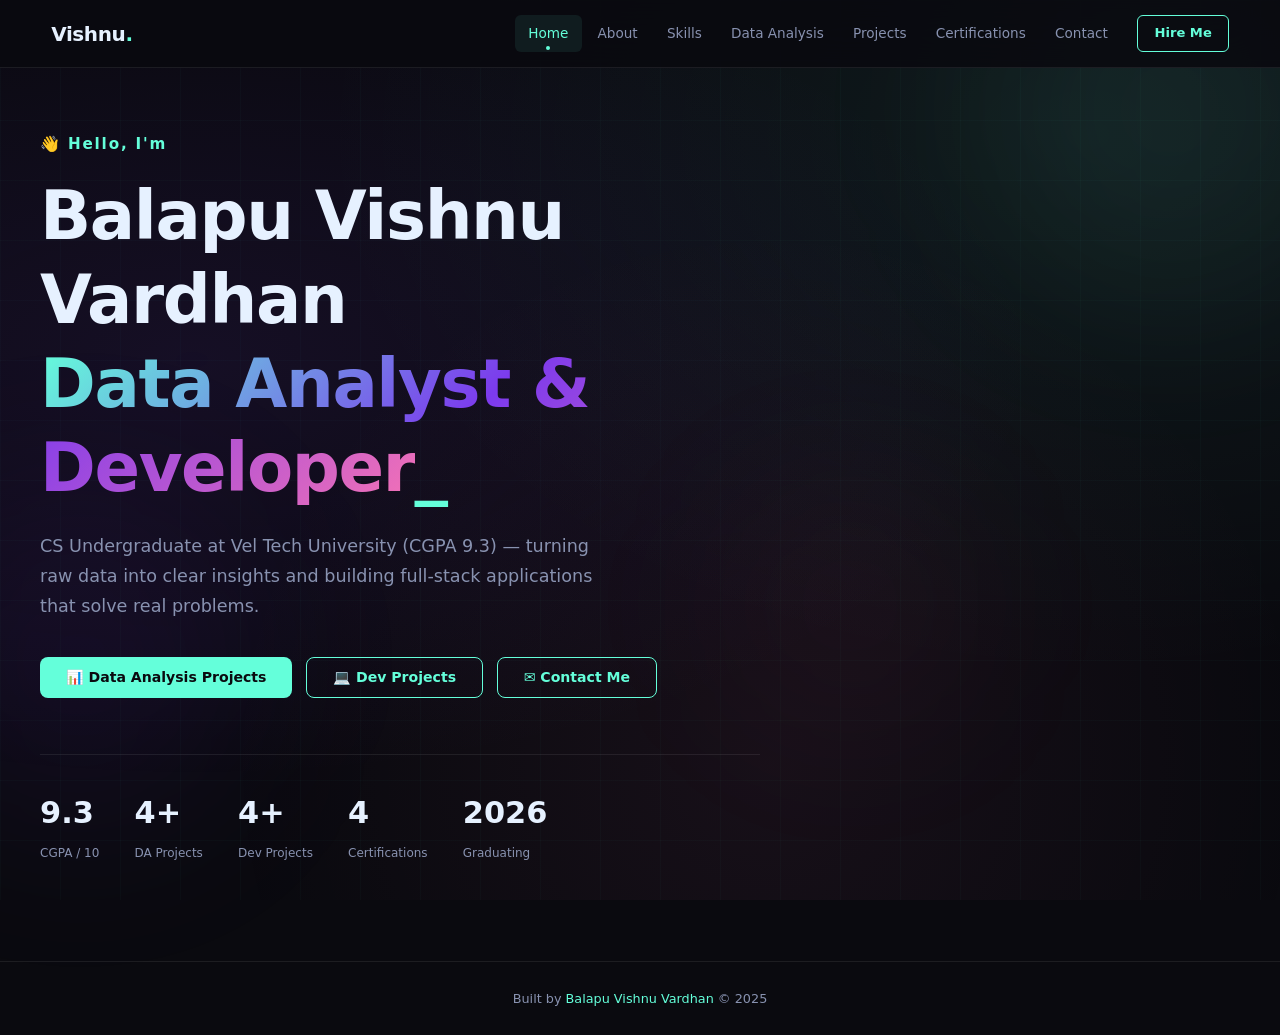
<file: index.html>
<!DOCTYPE html>
<html lang="en">
<head>
<meta charset="UTF-8"/>
<meta name="viewport" content="width=device-width,initial-scale=1"/>
<title>Balapu Vishnu Vardhan | Portfolio</title>
<style>
/* ══════════════════════════════════════
   RESET & VARIABLES
══════════════════════════════════════ */
*,*::before,*::after{box-sizing:border-box;margin:0;padding:0}
:root{
  --bg:#0a0a0f;--bg2:#0d0d18;--bg3:#12121f;
  --glass:rgba(255,255,255,0.04);--border:rgba(255,255,255,0.08);
  --accent:#64ffda;--accent2:#7c3aed;--accent3:#f472b6;
  --text:#ccd6f6;--muted:#8892b0;--white:#e6f1ff;
  --nav-h:68px;--r:12px;
  --tr:all 0.3s cubic-bezier(0.4,0,0.2,1);
}
html{scroll-behavior:smooth;font-size:16px}
body{background:var(--bg);color:var(--text);font-family:'Segoe UI',system-ui,sans-serif;
  line-height:1.7;min-height:100vh;overflow-x:hidden}
body::before{content:'';position:fixed;inset:0;z-index:-2;
  background-image:linear-gradient(rgba(100,255,218,0.025) 1px,transparent 1px),
    linear-gradient(90deg,rgba(100,255,218,0.025) 1px,transparent 1px);
  background-size:60px 60px}
body::after{content:'';position:fixed;inset:0;z-index:-1;
  background:radial-gradient(ellipse at 15% 40%,rgba(124,58,237,0.1) 0%,transparent 55%),
             radial-gradient(ellipse at 85% 15%,rgba(100,255,218,0.07) 0%,transparent 50%),
             radial-gradient(ellipse at 60% 85%,rgba(244,114,182,0.06) 0%,transparent 50%)}
::-webkit-scrollbar{width:5px}
::-webkit-scrollbar-track{background:var(--bg)}
::-webkit-scrollbar-thumb{background:var(--accent2);border-radius:3px}
h1,h2,h3,h4{color:var(--white);font-weight:700;line-height:1.25}
h1{font-size:clamp(2.4rem,5.5vw,4.2rem);letter-spacing:-0.02em}
h2{font-size:clamp(1.7rem,3.5vw,2.6rem)}
h3{font-size:1.2rem}
p{color:var(--muted);margin-bottom:1rem}
a{color:var(--accent);text-decoration:none;transition:var(--tr)}
a:hover{color:var(--white)}

/* ══ NAVBAR ══ */
nav{position:fixed;top:0;left:0;right:0;height:var(--nav-h);z-index:1000;
  background:rgba(10,10,15,0.88);backdrop-filter:blur(20px);
  border-bottom:1px solid var(--border);
  display:flex;align-items:center;padding:0 clamp(1rem,4vw,3.5rem);gap:1rem}
.logo{font-size:1.25rem;font-weight:800;color:var(--white);margin-right:auto;white-space:nowrap;letter-spacing:-0.02em}
.logo span{color:var(--accent)}
nav ul{list-style:none;display:flex;gap:2px;align-items:center;flex-wrap:wrap}
nav ul li a{color:var(--muted);font-size:0.85rem;font-weight:500;
  padding:0.45rem 0.85rem;border-radius:6px;transition:var(--tr);display:block}
nav ul li a:hover,nav ul li a.active{color:var(--accent);background:rgba(100,255,218,0.08)}
nav ul li a.active{position:relative}
nav ul li a.active::after{content:'';position:absolute;bottom:2px;left:50%;
  transform:translateX(-50%);width:4px;height:4px;border-radius:50%;background:var(--accent)}
.hire-btn{border:1px solid var(--accent);color:var(--accent);
  padding:0.4rem 1rem;border-radius:6px;font-size:0.82rem;font-weight:600;
  transition:var(--tr);white-space:nowrap;flex-shrink:0}
.hire-btn:hover{background:rgba(100,255,218,0.1);color:var(--accent)}
.burger{display:none;flex-direction:column;gap:5px;cursor:pointer;padding:4px;flex-shrink:0}
.burger span{display:block;width:22px;height:2px;background:var(--muted);border-radius:2px;transition:var(--tr)}

/* ══ SPA SECTIONS ══ */
.page-section{display:none;min-height:calc(100vh - var(--nav-h));padding-top:var(--nav-h)}
.page-section.active{display:block;animation:fadeUp 0.45s ease both}
@keyframes fadeUp{from{opacity:0;transform:translateY(18px)}to{opacity:1;transform:translateY(0)}}

/* ══ LAYOUT ══ */
.container{max-width:1080px;margin:0 auto;padding:0 clamp(1.2rem,4vw,2.5rem)}
.section{padding:5rem 0}
.section-tag{display:block;color:var(--accent);font-size:0.75rem;font-weight:700;
  letter-spacing:0.18em;text-transform:uppercase;margin-bottom:0.6rem}
.section-line{width:55px;height:3px;
  background:linear-gradient(90deg,var(--accent),var(--accent2));
  border-radius:2px;margin:0.75rem 0 2.5rem}

/* ══ CARDS ══ */
.card{background:var(--glass);border:1px solid var(--border);border-radius:var(--r);
  padding:1.6rem;backdrop-filter:blur(10px);transition:var(--tr);position:relative;overflow:hidden}
.card::before{content:'';position:absolute;inset:0;border-radius:var(--r);
  background:linear-gradient(135deg,rgba(100,255,218,0.04),transparent);
  opacity:0;transition:var(--tr)}
.card:hover{border-color:rgba(100,255,218,0.22);transform:translateY(-4px);
  box-shadow:0 18px 38px rgba(0,0,0,0.35)}
.card:hover::before{opacity:1}

/* ══ GRIDS ══ */
.g2{display:grid;grid-template-columns:repeat(auto-fit,minmax(300px,1fr));gap:1.4rem}
.g3{display:grid;grid-template-columns:repeat(auto-fit,minmax(240px,1fr));gap:1.2rem}

/* ══ TAGS ══ */
.tags{display:flex;flex-wrap:wrap;gap:0.45rem;margin-top:0.8rem}
.tag{font-size:0.7rem;font-weight:600;letter-spacing:0.05em;padding:0.22rem 0.7rem;
  border-radius:50px;background:rgba(100,255,218,0.08);color:var(--accent);
  border:1px solid rgba(100,255,218,0.18)}
.tag.p{background:rgba(124,58,237,0.1);color:#a78bfa;border-color:rgba(124,58,237,0.28)}
.tag.k{background:rgba(244,114,182,0.1);color:var(--accent3);border-color:rgba(244,114,182,0.22)}
.tag.o{background:rgba(251,146,60,0.1);color:#fb923c;border-color:rgba(251,146,60,0.22)}
.tag.b{background:rgba(96,165,250,0.1);color:#60a5fa;border-color:rgba(96,165,250,0.22)}

/* ══ BUTTONS ══ */
.btn{display:inline-flex;align-items:center;gap:0.45rem;padding:0.7rem 1.6rem;
  border-radius:8px;font-size:0.88rem;font-weight:600;cursor:pointer;
  transition:var(--tr);border:none;font-family:inherit}
.btn-p{background:var(--accent);color:var(--bg)}
.btn-p:hover{background:#4fd1c5;color:var(--bg);transform:translateY(-2px);
  box-shadow:0 8px 20px rgba(100,255,218,0.25)}
.btn-o{background:transparent;color:var(--accent);border:1px solid var(--accent)}
.btn-o:hover{background:rgba(100,255,218,0.08);transform:translateY(-2px)}

/* ══ STAT BOX ══ */
.sbox{text-align:center;padding:1.4rem;border:1px solid var(--border);
  border-radius:var(--r);background:var(--glass)}
.sbox .n{font-size:2rem;font-weight:800;color:var(--accent);display:block}
.sbox .l{font-size:0.72rem;color:var(--muted);text-transform:uppercase;letter-spacing:0.1em}

/* ══ TIMELINE ══ */
.tl{position:relative;padding-left:1.8rem}
.tl::before{content:'';position:absolute;left:0;top:0;bottom:0;width:2px;
  background:linear-gradient(to bottom,var(--accent),var(--accent2),transparent)}
.tl-i{position:relative;margin-bottom:2.2rem}
.tl-i::before{content:'';position:absolute;left:-2.3rem;top:0.4rem;
  width:10px;height:10px;border-radius:50%;background:var(--accent);
  border:2px solid var(--bg);box-shadow:0 0 8px var(--accent)}
.tl-date{font-size:0.76rem;color:var(--accent);font-weight:700;
  letter-spacing:0.06em;margin-bottom:0.3rem;display:block}
.tl-i h4{color:var(--white);margin-bottom:0.2rem}
.tl-i p{font-size:0.88rem;margin:0}

/* ══ SKILL PILLS ══ */
.sg h4{color:var(--accent);font-size:0.75rem;letter-spacing:0.14em;
  text-transform:uppercase;margin-bottom:0.9rem}
.pills{display:flex;flex-wrap:wrap;gap:0.55rem}
.pill{padding:0.38rem 0.95rem;border-radius:50px;font-size:0.82rem;
  background:rgba(255,255,255,0.04);border:1px solid rgba(255,255,255,0.1);
  color:var(--text);transition:var(--tr)}
.pill:hover{border-color:var(--accent);color:var(--accent);background:rgba(100,255,218,0.06)}

/* ══ PROJECT CARD ══ */
.pcard{background:rgba(13,13,24,0.85);border:1px solid var(--border);
  border-radius:var(--r);overflow:hidden;transition:var(--tr);
  display:flex;flex-direction:column}
.pcard:hover{border-color:rgba(100,255,218,0.28);transform:translateY(-5px);
  box-shadow:0 22px 44px rgba(0,0,0,0.4)}
.pimg{aspect-ratio:16/9;overflow:hidden;background:var(--bg3)}
.pimg img{width:100%;height:100%;object-fit:cover;display:block}
.pbody{padding:1.4rem;flex:1;display:flex;flex-direction:column}
.pnum{font-size:0.72rem;color:var(--accent);font-weight:700;letter-spacing:0.1em;margin-bottom:0.4rem}
.pbody h3{font-size:1.08rem;margin-bottom:0.4rem}
.pbody p{font-size:0.86rem;flex:1}
.plinks{display:flex;gap:1rem;margin-top:1.1rem}
.plinks a{font-size:0.8rem;font-weight:600;color:var(--muted);display:flex;align-items:center;gap:0.3rem}
.plinks a:hover{color:var(--accent)}

/* ══ CERT CARD ══ */
.ccard{display:flex;align-items:flex-start;gap:1rem;padding:1.2rem;
  background:var(--glass);border:1px solid var(--border);border-radius:var(--r);transition:var(--tr)}
.ccard:hover{border-color:rgba(100,255,218,0.22)}
.ccard .ci{font-size:1.7rem;flex-shrink:0;line-height:1}
.ccard h4{font-size:0.93rem;margin-bottom:0.15rem}
.ccard p{font-size:0.78rem;margin:0}

/* ══ FORM ══ */
.fg{margin-bottom:1.1rem}
.fg label{display:block;font-size:0.8rem;color:var(--muted);margin-bottom:0.35rem;letter-spacing:0.04em}
.fg input,.fg textarea,.fg select{width:100%;padding:0.7rem 0.95rem;
  background:rgba(255,255,255,0.04);border:1px solid var(--border);
  border-radius:8px;color:var(--white);font-size:0.88rem;font-family:inherit;
  transition:var(--tr);outline:none}
.fg input:focus,.fg textarea:focus,.fg select:focus{border-color:var(--accent);background:rgba(100,255,218,0.04)}
.fg textarea{resize:vertical;min-height:120px}
.fg select option{background:#0d0d18}

/* ══ ADD PANEL ══ */
.add-panel{background:rgba(100,255,218,0.03);border:1px dashed rgba(100,255,218,0.25);
  border-radius:var(--r);padding:1.8rem;margin-top:1.5rem;display:none}
.add-panel h3{color:var(--accent);margin-bottom:1.2rem}
.ok{color:#4ade80;font-size:0.83rem;margin-top:0.6rem;display:none}

/* ══ CONTACT ══ */
.contact-grid{display:grid;grid-template-columns:1fr 1.3fr;gap:3rem;align-items:start}
.cinfo-block{margin-bottom:1.8rem;padding-bottom:1.8rem;border-bottom:1px solid var(--border)}
.cinfo-block:last-child{border-bottom:none}
.cinfo-block h4{color:var(--accent);font-size:0.8rem;letter-spacing:0.1em;text-transform:uppercase;margin-bottom:0.5rem}
.cinfo-block p,.cinfo-block a{font-size:0.92rem;color:var(--text);display:block;margin-bottom:0.2rem}
.cinfo-block a:hover{color:var(--accent)}
.soc-link{display:flex;align-items:center;gap:0.7rem;padding:0.65rem 0.9rem;
  background:var(--glass);border:1px solid var(--border);border-radius:8px;
  color:var(--text);font-size:0.86rem;margin-bottom:0.6rem;transition:var(--tr)}
.soc-link:hover{border-color:rgba(100,255,218,0.28);color:var(--accent)}

/* ══ HOME HERO ══ */
.hero{min-height:calc(100vh - var(--nav-h));display:flex;align-items:center;
  padding:4rem clamp(1.2rem,4vw,2.5rem)}
.hero-inner{max-width:720px}
.hero-hi{color:var(--accent);font-size:0.95rem;font-weight:600;
  letter-spacing:0.12em;margin-bottom:1rem;display:block}
.hero h1{margin-bottom:0.5rem}
.grad{background:linear-gradient(135deg,var(--accent),var(--accent2),var(--accent3));
  -webkit-background-clip:text;-webkit-text-fill-color:transparent;background-clip:text}
.hero-sub{font-size:1.1rem;color:var(--muted);max-width:560px;margin:1.4rem 0 2.2rem}
.hero-btns{display:flex;gap:0.9rem;flex-wrap:wrap}
.hero-stats{display:flex;gap:2.2rem;margin-top:3.5rem;padding-top:2rem;
  border-top:1px solid var(--border);flex-wrap:wrap}
.hs .n{font-size:1.9rem;font-weight:800;color:var(--white);display:block}
.hs .l{font-size:0.75rem;color:var(--muted)}
.cursor{animation:blink 1s step-end infinite;color:var(--accent)}
@keyframes blink{50%{opacity:0}}
.orb{position:fixed;border-radius:50%;filter:blur(90px);pointer-events:none;z-index:-1;
  animation:float 9s ease-in-out infinite}
.o1{width:380px;height:380px;background:rgba(100,255,218,0.06);top:-80px;right:-80px}
.o2{width:320px;height:320px;background:rgba(124,58,237,0.08);bottom:80px;left:-80px;animation-delay:-4s}
.o3{width:220px;height:220px;background:rgba(244,114,182,0.05);top:55%;right:25%;animation-delay:-7s}
@keyframes float{0%,100%{transform:translateY(0) scale(1)}50%{transform:translateY(-28px) scale(1.04)}}

/* ══ FOOTER ══ */
footer{border-top:1px solid var(--border);padding:1.6rem 0;text-align:center;margin-top:2rem}
footer p{font-size:0.8rem;color:var(--muted);margin:0}
footer span{color:var(--accent)}

/* ══ RESPONSIVE ══ */
@media(max-width:800px){
  nav ul{display:none;flex-direction:column;position:fixed;top:var(--nav-h);
    left:0;right:0;background:rgba(10,10,15,0.97);border-bottom:1px solid var(--border);
    padding:1rem;gap:0.2rem}
  nav ul.open{display:flex}
  .burger{display:flex}
  .hire-btn{display:none}
  .contact-grid{grid-template-columns:1fr}
  .hero h1{font-size:2.2rem}
}
</style>
</head>
<body>

<!-- ORBS -->
<div class="orb o1"></div>
<div class="orb o2"></div>
<div class="orb o3"></div>

<!-- ══ NAVBAR ══ -->
<nav>
  <span class="logo">Vishnu<span>.</span></span>
  <ul id="nav-links">
    <li><a href="#" onclick="show('home')"        class="active" id="nl-home">Home</a></li>
    <li><a href="#" onclick="show('about')"        id="nl-about">About</a></li>
    <li><a href="#" onclick="show('skills')"       id="nl-skills">Skills</a></li>
    <li><a href="#" onclick="show('da')"           id="nl-da">Data Analysis</a></li>
    <li><a href="#" onclick="show('projects')"     id="nl-projects">Projects</a></li>
    <li><a href="#" onclick="show('certs')"        id="nl-certs">Certifications</a></li>
    <li><a href="#" onclick="show('contact')"      id="nl-contact">Contact</a></li>
  </ul>
  <a href="#" onclick="show('contact'); return false;" class="hire-btn">Hire Me</a>
  <div class="burger" id="burger" onclick="toggleMenu()">
    <span></span><span></span><span></span>
  </div>
</nav>

<!-- ══════════════ HOME ══════════════ -->
<section id="sec-home" class="page-section active">
  <div class="hero">
    <div class="hero-inner">
      <span class="hero-hi">👋 Hello, I'm</span>
      <h1>Balapu Vishnu Vardhan<br/><span class="grad">Data Analyst &amp; Developer</span><span class="cursor">_</span></h1>
      <p class="hero-sub">CS Undergraduate at Vel Tech University (CGPA 9.3) — turning raw data into clear insights and building full-stack applications that solve real problems.</p>
      <div class="hero-btns">
        <button class="btn btn-p" onclick="show('da')">📊 Data Analysis Projects</button>
        <button class="btn btn-o" onclick="show('projects')">💻 Dev Projects</button>
        <button class="btn btn-o" onclick="show('contact')">✉️ Contact Me</button>
      </div>
      <div class="hero-stats">
        <div class="hs"><span class="n">9.3</span><span class="l">CGPA / 10</span></div>
        <div class="hs"><span class="n">4+</span><span class="l">DA Projects</span></div>
        <div class="hs"><span class="n">4+</span><span class="l">Dev Projects</span></div>
        <div class="hs"><span class="n">4</span><span class="l">Certifications</span></div>
        <div class="hs"><span class="n">2026</span><span class="l">Graduating</span></div>
      </div>
    </div>
  </div>
  <footer><p>Built by <span>Balapu Vishnu Vardhan</span> &copy; 2025</p></footer>
</section>

<!-- ══════════════ ABOUT ══════════════ -->
<section id="sec-about" class="page-section">
  <div class="container"><div class="section">
    <span class="section-tag">Who I Am</span>
    <h2>About Me</h2>
    <div class="section-line"></div>
    <div class="g2" style="align-items:start;gap:3rem;margin-bottom:3.5rem">
      <div>
        <p style="font-size:1.02rem;color:var(--text);line-height:1.95">
          Dedicated and adaptable Computer Science undergraduate with a robust foundation in software development, data analysis, and problem-solving. Committed to continuous learning and delivering innovative, efficient solutions.
        </p>
        <p>Quick learner with a proven ability to collaborate effectively and contribute to impactful projects. I love transforming messy datasets into clean insights and building scalable applications end-to-end.</p>
        <div style="display:flex;gap:1rem;flex-wrap:wrap;margin-top:1.8rem">
          <button class="btn btn-p" onclick="show('da')">My DA Work</button>
          <button class="btn btn-o" onclick="show('contact')">Contact Me</button>
        </div>
      </div>
      <div class="g2" style="gap:1rem">
        <div class="sbox"><span class="n">9.3</span><span class="l">CGPA</span></div>
        <div class="sbox"><span class="n">2026</span><span class="l">Graduating</span></div>
        <div class="sbox"><span class="n">4+</span><span class="l">DA Projects</span></div>
        <div class="sbox"><span class="n">4+</span><span class="l">Dev Projects</span></div>
      </div>
    </div>
    <h3 style="color:var(--accent);margin-bottom:2rem">Education</h3>
    <div class="tl">
      <div class="tl-i"><span class="tl-date">2022 — 2026</span><h4>B.Tech — Computer Science &amp; Engineering</h4><p>Vel Tech Rangarajan Dr. Sagunthala R&amp;D Institute of Science and Technology</p><div class="tags"><span class="tag">CGPA: 9.3 / 10</span></div></div>
      <div class="tl-i"><span class="tl-date">2020 — 2022</span><h4>Intermediate (MPC)</h4><p>Sri Nalanda Junior College</p><div class="tags"><span class="tag">90%</span></div></div>
      <div class="tl-i"><span class="tl-date">2020</span><h4>SSC</h4><p>Sri Sai Vidyalaya</p><div class="tags"><span class="tag">96%</span></div></div>
    </div>
    <h3 style="color:var(--accent);margin:3.5rem 0 1.5rem">Internship</h3>
    <div class="card">
      <div style="display:flex;justify-content:space-between;flex-wrap:wrap;gap:0.5rem;margin-bottom:1rem">
        <h4>Frontend Developer Intern — CodeAlpha, Chennai</h4>
      </div>
      <p style="color:var(--accent);font-size:0.85rem;font-weight:600;margin-bottom:0.4rem">📁 Online Portfolio Builder</p>
      <ul style="margin-left:1.2rem;font-size:0.88rem;color:var(--muted);margin-bottom:1rem">
        <li>Built responsive portfolio builder using HTML, CSS &amp; JavaScript — cut setup time by <strong style="color:var(--text)">70%</strong>.</li>
        <li>Implemented layouts across 5+ screen sizes for seamless mobile &amp; desktop access.</li>
      </ul>
      <p style="color:var(--accent);font-size:0.85rem;font-weight:600;margin-bottom:0.4rem">📁 Expense Tracker Web App</p>
      <ul style="margin-left:1.2rem;font-size:0.88rem;color:var(--muted)">
        <li>Budget management app supporting expense logging across <strong style="color:var(--text)">10 categories</strong>.</li>
        <li>Integrated 3 chart types (bar, pie, trend line) for spending visualization.</li>
      </ul>
      <div class="tags"><span class="tag">HTML</span><span class="tag">CSS</span><span class="tag">JavaScript</span><span class="tag b">Charts</span><span class="tag o">Responsive</span></div>
    </div>
  </div></div>
  <footer><p>Built by <span>Balapu Vishnu Vardhan</span> &copy; 2025</p></footer>
</section>

<!-- ══════════════ SKILLS ══════════════ -->
<section id="sec-skills" class="page-section">
  <div class="container"><div class="section">
    <span class="section-tag">What I Know</span>
    <h2>Technical Skills</h2>
    <div class="section-line"></div>
    <div class="g2" style="gap:1.4rem">
      <div class="card"><div class="sg"><h4>💻 Languages</h4><div class="pills" id="sk-pills-languages"><span class="pill">Java</span><span class="pill">Python</span><span class="pill">JavaScript</span></div></div></div>
      <div class="card"><div class="sg"><h4>📊 Data Analysis &amp; Visualization</h4><div class="pills" id="sk-pills-data"><span class="pill">MySQL</span><span class="pill">Microsoft Excel</span><span class="pill">Tableau</span><span class="pill">Power BI</span><span class="pill">NumPy</span><span class="pill">Pandas</span><span class="pill">Matplotlib</span></div></div></div>
      <div class="card"><div class="sg"><h4>🌐 Web Technologies</h4><div class="pills" id="sk-pills-web"><span class="pill">HTML</span><span class="pill">CSS</span><span class="pill">React</span><span class="pill">Angular</span><span class="pill">Node.js</span><span class="pill">Express.js</span><span class="pill">REST APIs</span></div></div></div>
      <div class="card"><div class="sg"><h4>🗄️ Databases</h4><div class="pills" id="sk-pills-db"><span class="pill">MySQL</span><span class="pill">MongoDB</span></div></div></div>
      <div class="card"><div class="sg"><h4>🔧 Tools</h4><div class="pills" id="sk-pills-tools"><span class="pill">Git</span><span class="pill">GitHub</span><span class="pill">VS Code</span><span class="pill">Spring Boot</span><span class="pill">JWT</span><span class="pill">WebSocket</span></div></div></div>
      <div class="card"><div class="sg"><h4>📐 Concepts</h4><div class="pills" id="sk-pills-concepts"><span class="pill">Data Cleaning</span><span class="pill">EDA</span><span class="pill">Dashboard Design</span><span class="pill">OOP</span><span class="pill">RBAC</span><span class="pill">Agile</span></div></div></div>
    </div>
    <div style="margin-top:2.5rem">
      <h3 style="color:var(--accent);margin-bottom:0.5rem">⚡ Add a New Skill</h3>
      <p style="font-size:0.85rem;margin-bottom:1.2rem">
        Pick an existing category to add to it, or type a new category name to create a brand-new card.
      </p>
      <div style="display:flex;gap:0.7rem;flex-wrap:wrap;align-items:flex-end">
        <div>
          <label style="display:block;font-size:0.78rem;color:var(--muted);margin-bottom:0.3rem;letter-spacing:0.04em">SKILL NAME *</label>
          <input id="sk-inp" type="text" placeholder="e.g. TensorFlow" style="padding:0.6rem 1rem;background:rgba(255,255,255,0.04);border:1px solid var(--border);border-radius:8px;color:var(--white);font-size:0.88rem;width:220px"/>
        </div>
        <div>
          <label style="display:block;font-size:0.78rem;color:var(--muted);margin-bottom:0.3rem;letter-spacing:0.04em">CATEGORY *</label>
          <select id="sk-cat" style="padding:0.6rem 1rem;background:rgba(13,13,24,0.95);border:1px solid var(--border);border-radius:8px;color:var(--white);font-size:0.88rem;width:220px">
            <option value="languages">💻 Languages</option>
            <option value="data">📊 Data Analysis &amp; Visualization</option>
            <option value="web">🌐 Web Technologies</option>
            <option value="db">🗄️ Databases</option>
            <option value="tools">🔧 Tools</option>
            <option value="concepts">📐 Concepts</option>
            <option value="__new__">✨ New Category (type below)</option>
          </select>
        </div>
        <div id="sk-newcat-wrap" style="display:none">
          <label style="display:block;font-size:0.78rem;color:var(--muted);margin-bottom:0.3rem;letter-spacing:0.04em">NEW CATEGORY NAME *</label>
          <input id="sk-newcat" type="text" placeholder="e.g. 🤖 AI &amp; Machine Learning" style="padding:0.6rem 1rem;background:rgba(255,255,255,0.04);border:1px solid var(--border);border-radius:8px;color:var(--white);font-size:0.88rem;width:260px"/>
        </div>
        <button class="btn btn-p" style="padding:0.6rem 1.2rem;align-self:flex-end" onclick="addSkill()">Add Skill</button>
      </div>
      <div id="sk-ok" style="color:#4ade80;font-size:0.83rem;margin-top:0.6rem;display:none">✅ Skill added!</div>
    </div>
  </div></div>
  <footer><p>Built by <span>Balapu Vishnu Vardhan</span> &copy; 2025</p></footer>
</section>

<!-- ══════════════ DATA ANALYSIS ══════════════ -->
<section id="sec-da" class="page-section">
  <div class="container"><div class="section">
    <span class="section-tag">Data Analysis</span>
    <h2>Data Analysis Projects</h2>
    <div class="section-line"></div>
    <p style="max-width:580px;margin-bottom:1.5rem">End-to-end data projects using SQL, Excel, Tableau, and Power BI — each with full datasets and detailed READMEs on GitHub.</p>
    <a href="https://github.com/vishnuvardhan999-hub/Data-Analysis-Portfolio" target="_blank" class="btn btn-p" style="margin-bottom:3rem">🐙 Full Portfolio on GitHub</a>

    <div class="g2" id="da-grid">
      <div class="pcard">
        <div class="pimg"><img src="images/sql-preview.svg" alt="SQL"/></div>
        <div class="pbody"><div class="pnum">01 — SQL</div><h3>Tech Layoffs — Data Cleaning &amp; EDA</h3><p>Cleaned 1,000+ rows of global tech layoff data. Used ROW_NUMBER() for deduplication, self-joins for NULL fills, CTEs + DENSE_RANK() for rolling totals and top-5 yearly rankings.</p><div class="tags"><span class="tag">MySQL</span><span class="tag">CTE</span><span class="tag">Window Functions</span><span class="tag b">EDA</span></div><div class="plinks"><a href="https://github.com/vishnuvardhan999-hub/Data-Analysis-Portfolio/tree/main/sql" target="_blank">🔗 GitHub</a><a href="https://github.com/vishnuvardhan999-hub/Data-Analysis-Portfolio/tree/main/sql" target="_blank">📘 README</a></div></div>
      </div>
      <div class="pcard">
        <div class="pimg"><img src="images/excel-preview.svg" alt="Excel"/></div>
        <div class="pbody"><div class="pnum">02 — Excel</div><h3>Bike Buyers Sales Dashboard</h3><p>Analyzed 1,000 customer records to identify bike purchase behavior. Cleaned raw data, engineered Age Bracket with nested IFs, and built an interactive dashboard with Pivot Tables and slicers.</p><div class="tags"><span class="tag">Excel</span><span class="tag">Pivot Tables</span><span class="tag b">Slicers</span><span class="tag o">Dashboard</span></div><div class="plinks"><a href="https://github.com/vishnuvardhan999-hub/Data-Analysis-Portfolio/tree/main/excel" target="_blank">🔗 GitHub</a><a href="https://github.com/vishnuvardhan999-hub/Data-Analysis-Portfolio/tree/main/excel" target="_blank">📘 README</a></div></div>
      </div>
      <div class="pcard">
        <div class="pimg"><img src="images/tableau-preview.svg" alt="Tableau"/></div>
        <div class="pbody"><div class="pnum">03 — Tableau</div><h3>Seattle AirBnB Market Dashboard</h3><p>Explored 3,818 listings across 3 data sources. Built interactive dashboard with zipcode price map, bedroom pricing chart, weekly revenue trends and LOD expressions.</p><div class="tags"><span class="tag">Tableau</span><span class="tag b">LOD Expressions</span><span class="tag p">Map Viz</span><span class="tag">Calculated Fields</span></div><div class="plinks"><a href="https://github.com/vishnuvardhan999-hub/Data-Analysis-Portfolio/tree/main/tableau" target="_blank">🔗 GitHub</a><a href="https://github.com/vishnuvardhan999-hub/Data-Analysis-Portfolio/tree/main/tableau" target="_blank">📘 README</a></div></div>
      </div>
      <div class="pcard">
        <div class="pimg"><img src="images/powerbi-preview.svg" alt="Power BI"/></div>
        <div class="pbody"><div class="pnum">04 — Power BI</div><h3>Data Professional Survey Dashboard</h3><p>Analyzed 630-respondent survey. Used Power Query to convert salary ranges to midpoints. Revealed salary happiness of 4.27/10 and 59% career switchers into data.</p><div class="tags"><span class="tag">Power BI</span><span class="tag k">DAX</span><span class="tag p">Power Query</span><span class="tag b">Gauge Charts</span></div><div class="plinks"><a href="https://github.com/vishnuvardhan999-hub/Data-Analysis-Portfolio/tree/main/power%20bi" target="_blank">🔗 GitHub</a><a href="https://github.com/vishnuvardhan999-hub/Data-Analysis-Portfolio/tree/main/power%20bi" target="_blank">📘 README</a></div></div>
      </div>
    </div>

    <div style="margin-top:2.5rem">
      <button class="btn btn-o" onclick="toggleAdd('da-panel')">+ Add New DA Project</button>
      <div class="add-panel" id="da-panel">
        <h3>New Data Analysis Project</h3>
        <div class="fg"><label>Title *</label><input type="text" id="da-t" placeholder="e.g. Customer Churn Analysis"/></div>
        <div class="fg"><label>Tool / Stack *</label><input type="text" id="da-s" placeholder="e.g. Python · Pandas · Seaborn"/></div>
        <div class="fg"><label>Description *</label><textarea id="da-d" rows="3" placeholder="What did you analyse and what techniques did you use?"></textarea></div>
        <div class="fg"><label>GitHub Link *</label><input type="url" id="da-l" placeholder="https://github.com/..."/></div>
        <button class="btn btn-p" onclick="addDA()">Add Project</button>
        <div class="ok" id="da-ok">✅ Project added!</div>
      </div>
    </div>
  </div></div>
  <footer><p>Built by <span>Balapu Vishnu Vardhan</span> &copy; 2025</p></footer>
</section>

<!-- ══════════════ PROJECTS ══════════════ -->
<section id="sec-projects" class="page-section">
  <div class="container"><div class="section">
    <span class="section-tag">Development</span>
    <h2>Software Projects</h2>
    <div class="section-line"></div>
    <p style="max-width:560px;margin-bottom:3rem">Full-stack and web development projects built with modern technologies.</p>

    <div class="g2" id="dev-grid">
      <div class="pcard">
        <div class="pimg" style="background:linear-gradient(135deg,#0f0f2a,#1a1a3e);display:flex;align-items:center;justify-content:center;min-height:170px"><span style="font-size:3.5rem">🏠</span></div>
        <div class="pbody"><div class="pnum">01 — Angular · TypeScript · MySQL</div><h3>Online House Rental Management System</h3><p>Scalable rental platform for property listings, tenant registration and booking. JWT-driven access control with distinct roles for Owners, Tenants and Admins. RESTful APIs and relational MySQL schemas.</p><div class="tags"><span class="tag b">Angular</span><span class="tag">TypeScript</span><span class="tag p">REST APIs</span><span class="tag o">MySQL</span><span class="tag">JWT</span></div><div class="plinks"><a href="https://github.com/vishnuvardhan999-hub" target="_blank">🔗 GitHub</a></div></div>
      </div>
      <div class="pcard">
        <div class="pimg" style="background:linear-gradient(135deg,#0a1628,#0d2137);display:flex;align-items:center;justify-content:center;min-height:170px"><span style="font-size:3.5rem">💬</span></div>
        <div class="pbody"><div class="pnum">02 — MERN Stack · WebSocket</div><h3>Real-Time Chat Application</h3><p>High-performance messaging platform for multiple concurrent users. WebSocket for real-time delivery, JWT-based auth for session security, presence tracking and threaded interactions.</p><div class="tags"><span class="tag">MongoDB</span><span class="tag b">Express.js</span><span class="tag">React</span><span class="tag o">Node.js</span><span class="tag p">WebSocket</span><span class="tag">JWT</span></div><div class="plinks"><a href="https://github.com/vishnuvardhan999-hub" target="_blank">🔗 GitHub</a></div></div>
      </div>
      <div class="pcard">
        <div class="pimg" style="background:linear-gradient(135deg,#1a0f2e,#2a1a3e);display:flex;align-items:center;justify-content:center;min-height:170px"><span style="font-size:3.5rem">📦</span></div>
        <div class="pbody"><div class="pnum">03 — Java Full Stack · Spring Boot</div><h3>Smart Procurement &amp; Vendor Management</h3><p>Procurement automation for requisitions, approvals and purchase orders. Role-based workflows for employees, vendors and finance teams. Spring Boot backend with MySQL-driven data management.</p><div class="tags"><span class="tag b">Java</span><span class="tag p">Spring Boot</span><span class="tag o">MySQL</span><span class="tag">REST APIs</span><span class="tag k">RBAC</span></div><div class="plinks"><a href="https://github.com/vishnuvardhan999-hub" target="_blank">🔗 GitHub</a></div></div>
      </div>
      <div class="pcard">
        <div class="pimg" style="background:linear-gradient(135deg,#0f1a0f,#1a2e1a);display:flex;align-items:center;justify-content:center;min-height:170px"><span style="font-size:3.5rem">💸</span></div>
        <div class="pbody"><div class="pnum">04 — HTML · CSS · JavaScript</div><h3>Expense Tracker Web App</h3><p>Budget management app supporting expense logging across 10 spending categories. Integrated 3 interactive chart types — bar, pie, and trend line — to visualize spending at a glance.</p><div class="tags"><span class="tag o">HTML</span><span class="tag b">CSS</span><span class="tag">JavaScript</span><span class="tag k">Charts</span></div><div class="plinks"><a href="https://github.com/vishnuvardhan999-hub" target="_blank">🔗 GitHub</a></div></div>
      </div>
    </div>

    <div style="margin-top:2.5rem">
      <button class="btn btn-o" onclick="toggleAdd('dev-panel')">+ Add New Dev Project</button>
      <div class="add-panel" id="dev-panel">
        <h3>New Development Project</h3>
        <div class="fg"><label>Title *</label><input type="text" id="dv-t" placeholder="e.g. E-Commerce Platform"/></div>
        <div class="fg"><label>Tech Stack *</label><input type="text" id="dv-s" placeholder="e.g. React · Node.js · MongoDB"/></div>
        <div class="fg"><label>Description *</label><textarea id="dv-d" rows="3"></textarea></div>
        <div class="fg"><label>GitHub Link *</label><input type="url" id="dv-l" placeholder="https://github.com/..."/></div>
        <div class="fg"><label>Emoji</label><input type="text" id="dv-e" placeholder="🚀" maxlength="4"/></div>
        <button class="btn btn-p" onclick="addDev()">Add Project</button>
        <div class="ok" id="dv-ok">✅ Project added!</div>
      </div>
    </div>
  </div></div>
  <footer><p>Built by <span>Balapu Vishnu Vardhan</span> &copy; 2025</p></footer>
</section>

<!-- ══════════════ CERTIFICATIONS ══════════════ -->
<section id="sec-certs" class="page-section">
  <div class="container"><div class="section">
    <span class="section-tag">Achievements</span>
    <h2>Licenses &amp; Certifications</h2>
    <div class="section-line"></div>
    <div class="g2" id="cert-grid">
      <div class="ccard"><div class="ci">🏆</div><div><h4>Full Stack Development</h4><p>Matrimony &nbsp;·&nbsp; 2025</p><div class="tags"><span class="tag">Full Stack</span><span class="tag b">Web Dev</span></div></div></div>
      <div class="ccard"><div class="ci">🎓</div><div><h4>Java Full Stack</h4><p>Wipro Talent Acquisition &nbsp;·&nbsp; 2025</p><div class="tags"><span class="tag b">Java</span><span class="tag p">Spring Boot</span></div></div></div>
      <div class="ccard"><div class="ci">📜</div><div><h4>Frontend Development Certification</h4><p>Coursera &nbsp;·&nbsp; 2025</p><div class="tags"><span class="tag o">HTML/CSS</span><span class="tag">JavaScript</span></div></div></div>
      <div class="ccard"><div class="ci">☕</div><div><h4>Java Programming Fundamentals</h4><p>Infosys SpringBoard &nbsp;·&nbsp; 2024</p><div class="tags"><span class="tag b">Java</span><span class="tag">OOP</span></div></div></div>
    </div>
    <div style="margin-top:2.5rem">
      <button class="btn btn-o" onclick="toggleAdd('cert-panel')">+ Add New Certification</button>
      <div class="add-panel" id="cert-panel">
        <h3>New Certification</h3>
        <div class="fg"><label>Title *</label><input type="text" id="ce-t" placeholder="e.g. AWS Cloud Practitioner"/></div>
        <div class="fg"><label>Issuer &amp; Year *</label><input type="text" id="ce-i" placeholder="e.g. Amazon Web Services · 2025"/></div>
        <div class="fg"><label>Tags (comma separated)</label><input type="text" id="ce-s" placeholder="e.g. Cloud, AWS"/></div>
        <div class="fg"><label>Icon Emoji</label><input type="text" id="ce-e" placeholder="🏆" maxlength="4"/></div>
        <button class="btn btn-p" onclick="addCert()">Add Certification</button>
        <div class="ok" id="ce-ok">✅ Added!</div>
      </div>
    </div>
  </div></div>
  <footer><p>Built by <span>Balapu Vishnu Vardhan</span> &copy; 2025</p></footer>
</section>

<!-- ══════════════ CONTACT ══════════════ -->
<section id="sec-contact" class="page-section">
  <div class="container"><div class="section">
    <span class="section-tag">Get In Touch</span>
    <h2>Contact Me</h2>
    <div class="section-line"></div>
    <p style="max-width:480px;margin-bottom:3rem">Open to internships, full-time roles, and collaborations in data analysis and software development.</p>
    <div class="contact-grid">
      <div>
        <div class="cinfo-block"><h4>📞 Phone</h4><a href="tel:+919059387828">+91 9059387828</a></div>
        <div class="cinfo-block"><h4>✉️ Email</h4><a href="mailto:balapuvishnu@gmail.com">balapuvishnu@gmail.com</a></div>
        <div class="cinfo-block">
          <h4>🔗 Connect</h4>
          <a href="https://github.com/vishnuvardhan999-hub" target="_blank" class="soc-link">🐙 github.com/vishnuvardhan999-hub</a>
          <a href="https://linkedin.com/in/balapuvishnuvardhan" target="_blank" class="soc-link">💼 linkedin.com/in/balapuvishnuvardhan</a>
          <a href="https://vishnuvardhan999-hub.github.io" target="_blank" class="soc-link">🌐 vishnuvardhan999-hub.github.io</a>
        </div>
      </div>
      <div class="card">
        <h3 style="margin-bottom:1.4rem">Send a Message</h3>
        <form onsubmit="submitContact(event)">
          <div class="fg"><label>Name</label><input type="text" id="cf-n" placeholder="Your name" required/></div>
          <div class="fg"><label>Email</label><input type="email" id="cf-e" placeholder="your@email.com" required/></div>
          <div class="fg"><label>Subject</label><input type="text" id="cf-s" placeholder="Internship / Collaboration"/></div>
          <div class="fg"><label>Message</label><textarea id="cf-m" rows="4" placeholder="Hi Vishnu..." required></textarea></div>
          <button type="submit" class="btn btn-p" style="width:100%">Send Message ✉️</button>
          <div class="ok" id="cf-ok" style="text-align:center;margin-top:0.8rem">✅ Message sent! I'll be in touch soon.</div>
        </form>
      </div>
    </div>
  </div></div>
  <footer><p>Built by <span>Balapu Vishnu Vardhan</span> &copy; 2025</p></footer>
</section>

<!-- ══════════════ JAVASCRIPT ══════════════ -->
<script>
// ── SPA ROUTING ──
var sections = ['home','about','skills','da','projects','certs','contact'];
function show(id) {
  sections.forEach(function(s){
    document.getElementById('sec-'+s).classList.remove('active');
    var nl = document.getElementById('nl-'+s);
    if(nl) nl.classList.remove('active');
  });
  document.getElementById('sec-'+id).classList.add('active');
  var nl = document.getElementById('nl-'+id);
  if(nl) nl.classList.add('active');
  window.scrollTo(0,0);
  document.getElementById('nav-links').classList.remove('open');
  return false;
}
// Prevent default on nav links
document.querySelectorAll('nav ul li a').forEach(function(a){
  a.addEventListener('click',function(e){ e.preventDefault(); });
});

// ── BURGER MENU ──
function toggleMenu(){document.getElementById('nav-links').classList.toggle('open')}

// ── TOGGLE ADD PANELS ──
function toggleAdd(id){
  var p = document.getElementById(id);
  p.style.display = p.style.display==='block' ? 'none' : 'block';
}

function flash(id){var el=document.getElementById(id);el.style.display='block';setTimeout(function(){el.style.display='none'},3000)}
function esc(s){return String(s||'').replace(/&/g,'&amp;').replace(/</g,'&lt;').replace(/>/g,'&gt;').replace(/"/g,'&quot;')}

// ── ADD SKILL ──
// Map category keys to the card pill containers
var catMap = {
  languages: 'sk-pills-languages',
  data:      'sk-pills-data',
  web:       'sk-pills-web',
  db:        'sk-pills-db',
  tools:     'sk-pills-tools',
  concepts:  'sk-pills-concepts'
};

// Show/hide new-category input
document.getElementById('sk-cat').addEventListener('change', function(){
  document.getElementById('sk-newcat-wrap').style.display = this.value === '__new__' ? 'block' : 'none';
});

(function(){
  var s = JSON.parse(localStorage.getItem('x_skills') || '[]');
  s.forEach(function(item){ renderSkill(item.name, item.cat, item.catLabel); });
})();

function addSkill() {
  var name = document.getElementById('sk-inp').value.trim();
  var cat  = document.getElementById('sk-cat').value;
  if (!name) { alert('Enter a skill name.'); return; }
  if (cat === '__new__') {
    var catLabel = document.getElementById('sk-newcat').value.trim();
    if (!catLabel) { alert('Enter a name for the new category.'); return; }
    // create a unique key from label
    cat = 'custom_' + catLabel.replace(/\W+/g,'_').toLowerCase();
    // Save new category
    var cats = JSON.parse(localStorage.getItem('x_cats') || '[]');
    if (!cats.find(function(c){ return c.key === cat; })) {
      cats.push({ key: cat, label: catLabel });
      localStorage.setItem('x_cats', JSON.stringify(cats));
      buildNewCategoryCard(cat, catLabel);
      // Also add to the dropdown
      var opt = document.createElement('option');
      opt.value = cat; opt.textContent = catLabel;
      var sel = document.getElementById('sk-cat');
      sel.insertBefore(opt, sel.lastElementChild);
    }
    document.getElementById('sk-newcat').value = '';
    document.getElementById('sk-newcat-wrap').style.display = 'none';
    document.getElementById('sk-cat').value = cat;
  }
  var arr = JSON.parse(localStorage.getItem('x_skills') || '[]');
  arr.push({ name: name, cat: cat });
  localStorage.setItem('x_skills', JSON.stringify(arr));
  renderSkill(name, cat);
  document.getElementById('sk-inp').value = '';
  flash('sk-ok');
}

function renderSkill(name, cat) {
  var containerId = catMap[cat] || 'sk-pills-' + cat;
  var container = document.getElementById(containerId);
  if (!container) return;
  var sp = document.createElement('span');
  sp.className = 'pill';
  sp.textContent = name;
  container.appendChild(sp);
}

function buildNewCategoryCard(key, label) {
  var grid = document.querySelector('#sec-skills .g2');
  var card = document.createElement('div');
  card.className = 'card';
  var pillsId = 'sk-pills-' + key;
  card.innerHTML = '<div class="sg"><h4>' + esc(label) + '</h4><div class="pills" id="' + pillsId + '"></div></div>';
  // Insert before the "add skill" div
  var addDiv = document.querySelector('#sec-skills .g2 ~ div');
  grid.appendChild(card);
  catMap[key] = pillsId;
}

// Restore saved custom categories on load
(function(){
  var cats = JSON.parse(localStorage.getItem('x_cats') || '[]');
  cats.forEach(function(c){
    buildNewCategoryCard(c.key, c.label);
    var sel = document.getElementById('sk-cat');
    var opt = document.createElement('option');
    opt.value = c.key; opt.textContent = c.label;
    sel.insertBefore(opt, sel.lastElementChild);
  });
})();

// ── ADD DA PROJECT ──
(function(){var s=JSON.parse(localStorage.getItem('x_da')||'[]');s.forEach(rDA)})();
function addDA(){var p={t:document.getElementById('da-t').value.trim(),s:document.getElementById('da-s').value.trim(),d:document.getElementById('da-d').value.trim(),l:document.getElementById('da-l').value.trim()};if(!p.t||!p.s||!p.d||!p.l){alert('Fill all required fields.');return}var arr=JSON.parse(localStorage.getItem('x_da')||'[]');arr.push(p);localStorage.setItem('x_da',JSON.stringify(arr));rDA(p);['da-t','da-s','da-d','da-l'].forEach(function(id){document.getElementById(id).value=''});flash('da-ok')}
function rDA(p){var n=document.querySelectorAll('#da-grid .pcard').length+1;var c=document.createElement('div');c.className='pcard';c.innerHTML='<div class="pimg" style="background:var(--bg3);display:flex;align-items:center;justify-content:center;min-height:160px"><span style="font-size:3rem">📊</span></div><div class="pbody"><div class="pnum">0'+n+' — Custom</div><h3>'+esc(p.t)+'</h3><p>'+esc(p.d)+'</p><div class="tags"><span class="tag">'+esc(p.s)+'</span></div><div class="plinks"><a href="'+esc(p.l)+'" target="_blank">🔗 GitHub</a></div></div>';document.getElementById('da-grid').appendChild(c)}

// ── ADD DEV PROJECT ──
(function(){var s=JSON.parse(localStorage.getItem('x_dev')||'[]');s.forEach(rDev)})();
function addDev(){var p={t:document.getElementById('dv-t').value.trim(),s:document.getElementById('dv-s').value.trim(),d:document.getElementById('dv-d').value.trim(),l:document.getElementById('dv-l').value.trim(),e:document.getElementById('dv-e').value.trim()||'💻'};if(!p.t||!p.s||!p.d||!p.l){alert('Fill all required fields.');return}var arr=JSON.parse(localStorage.getItem('x_dev')||'[]');arr.push(p);localStorage.setItem('x_dev',JSON.stringify(arr));rDev(p);['dv-t','dv-s','dv-d','dv-l','dv-e'].forEach(function(id){document.getElementById(id).value=''});flash('dv-ok')}
function rDev(p){var n=document.querySelectorAll('#dev-grid .pcard').length+1;var c=document.createElement('div');c.className='pcard';c.innerHTML='<div class="pimg" style="background:linear-gradient(135deg,var(--bg2),var(--bg3));display:flex;align-items:center;justify-content:center;min-height:160px"><span style="font-size:3.5rem">'+esc(p.e)+'</span></div><div class="pbody"><div class="pnum">0'+n+' — Custom</div><h3>'+esc(p.t)+'</h3><p>'+esc(p.d)+'</p><div class="tags"><span class="tag">'+esc(p.s)+'</span></div><div class="plinks"><a href="'+esc(p.l)+'" target="_blank">🔗 GitHub</a></div></div>';document.getElementById('dev-grid').appendChild(c)}

// ── ADD CERTIFICATION ──
(function(){var s=JSON.parse(localStorage.getItem('x_certs')||'[]');s.forEach(rCert)})();
function addCert(){var c={t:document.getElementById('ce-t').value.trim(),i:document.getElementById('ce-i').value.trim(),s:document.getElementById('ce-s').value.trim(),e:document.getElementById('ce-e').value.trim()||'🏆'};if(!c.t||!c.i){alert('Fill title and issuer.');return}var arr=JSON.parse(localStorage.getItem('x_certs')||'[]');arr.push(c);localStorage.setItem('x_certs',JSON.stringify(arr));rCert(c);['ce-t','ce-i','ce-s','ce-e'].forEach(function(id){document.getElementById(id).value=''});flash('ce-ok')}
function rCert(c){var tags=c.s?c.s.split(',').map(function(t){return'<span class="tag">'+esc(t.trim())+'</span>'}).join(''):'';var el=document.createElement('div');el.className='ccard';el.innerHTML='<div class="ci">'+esc(c.e)+'</div><div><h4>'+esc(c.t)+'</h4><p>'+esc(c.i)+'</p>'+(tags?'<div class="tags">'+tags+'</div>':'')+'</div>';document.getElementById('cert-grid').appendChild(el)}

// ── CONTACT FORM ──
function submitContact(e){e.preventDefault();var m={name:document.getElementById('cf-n').value,email:document.getElementById('cf-e').value,subject:document.getElementById('cf-s').value,msg:document.getElementById('cf-m').value,date:new Date().toLocaleString()};var arr=JSON.parse(localStorage.getItem('x_msgs')||'[]');arr.push(m);localStorage.setItem('x_msgs',JSON.stringify(arr));e.target.reset();flash('cf-ok');window.location.href='mailto:balapuvishnu@gmail.com?subject='+encodeURIComponent(m.subject||'Portfolio Contact')+'&body='+encodeURIComponent('From: '+m.name+'\nEmail: '+m.email+'\n\n'+m.msg)}
</script>
</body>
</html>
</file>
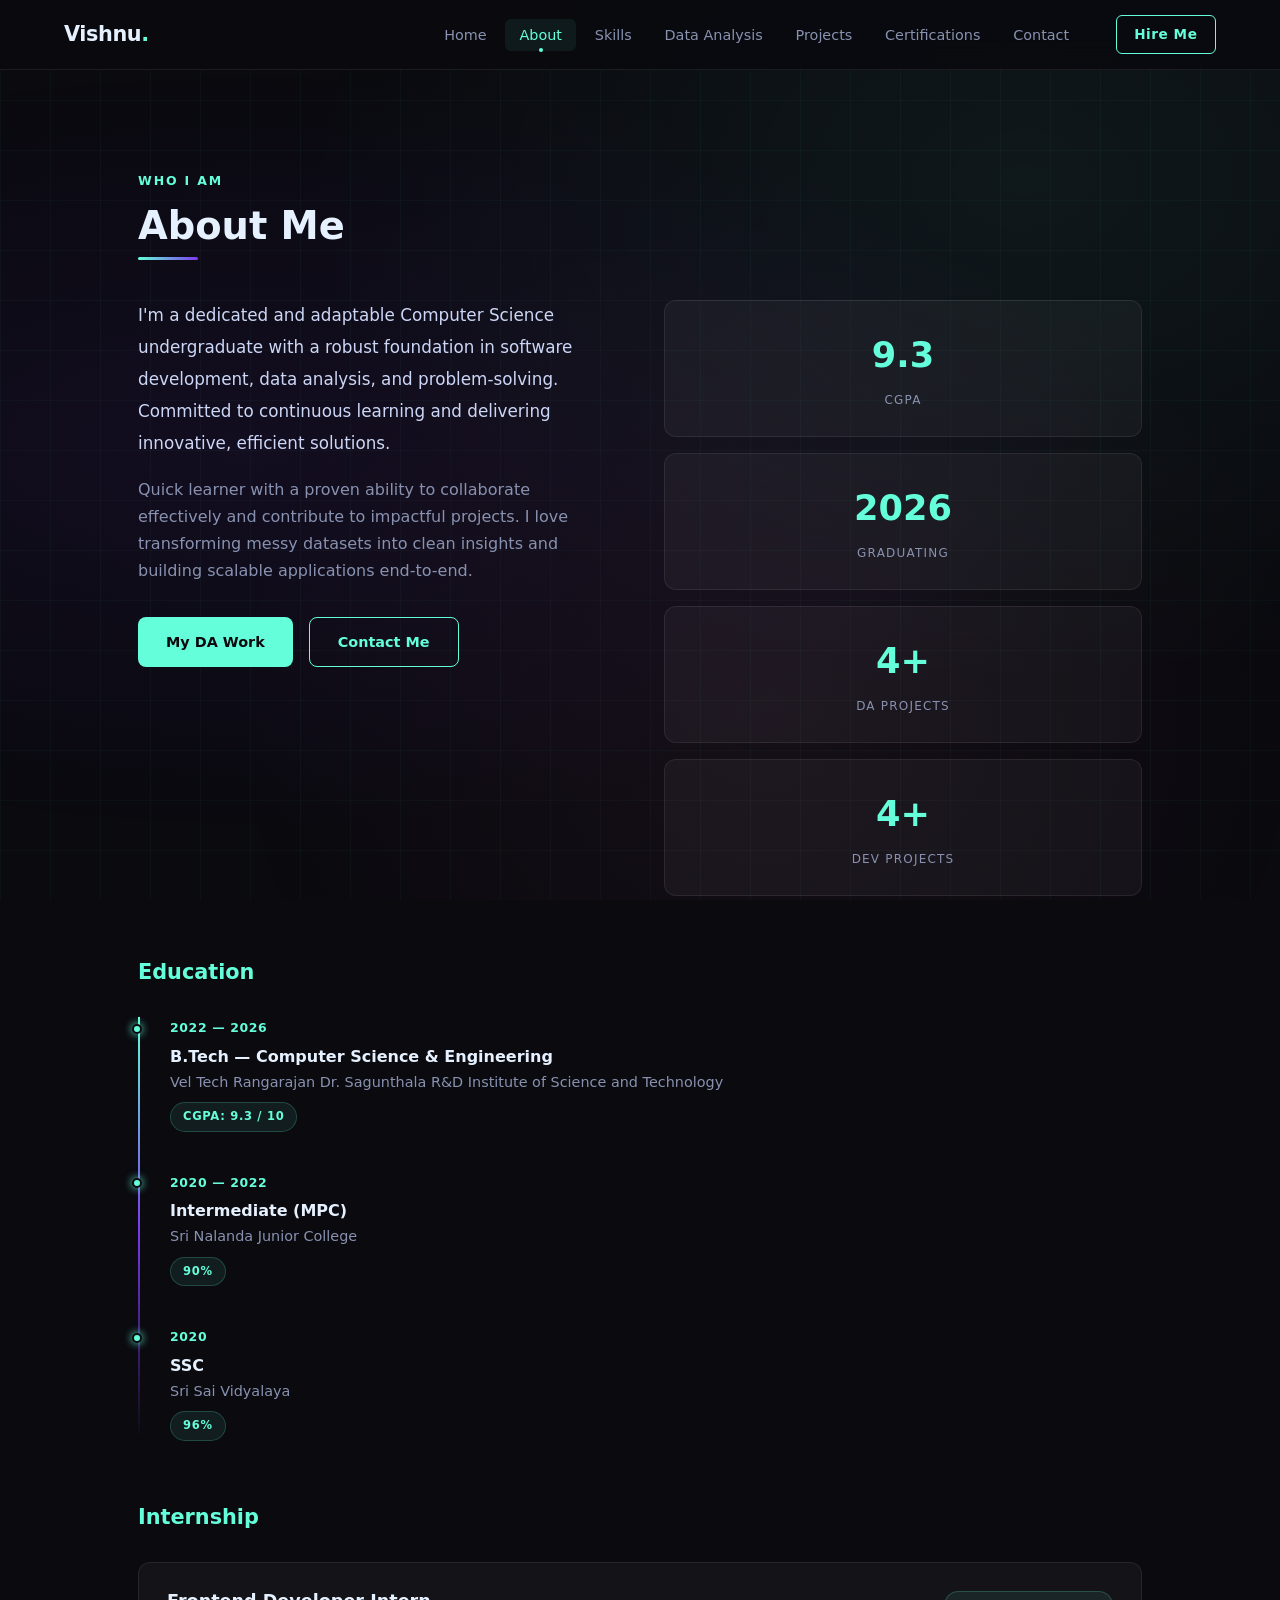
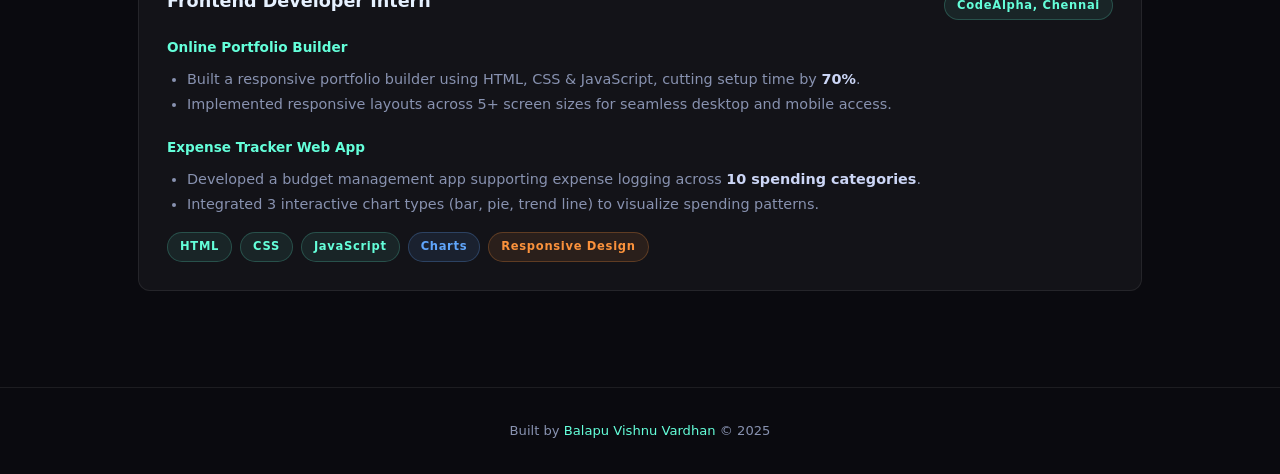
<file: about.html>
<!DOCTYPE html>
<html lang="en">
<head>
  <meta charset="UTF-8"/>
  <meta name="viewport" content="width=device-width,initial-scale=1"/>
  <title>About | Vishnu Vardhan</title>
  <link rel="stylesheet" href="style.css"/>
</head>
<body>
<div id="nav-placeholder"></div>
<div class="page">
  <div class="container">
    <section class="section">
      <span class="section-tag">Who I Am</span>
      <h2 class="section-title">About Me</h2>
      <div class="section-line"></div>

      <div class="grid-2" style="align-items:start; gap:3rem;">
        <div>
          <p style="font-size:1.05rem; color:var(--text); line-height:1.9;">
            I'm a dedicated and adaptable Computer Science undergraduate with a robust foundation in
            software development, data analysis, and problem-solving. Committed to continuous learning
            and delivering innovative, efficient solutions.
          </p>
          <p>
            Quick learner with a proven ability to collaborate effectively and contribute to impactful
            projects. I love transforming messy datasets into clean insights and building scalable
            applications end-to-end.
          </p>
          <div style="display:flex; gap:1rem; flex-wrap:wrap; margin-top:2rem;">
            <a href="data-analysis.html" class="btn btn-primary">My DA Work</a>
            <a href="contact.html" class="btn btn-outline">Contact Me</a>
          </div>
        </div>

        <div>
          <div class="grid-2" style="gap:1rem;">
            <div class="stat-box"><span class="num">9.3</span><span class="lbl">CGPA</span></div>
            <div class="stat-box"><span class="num">2026</span><span class="lbl">Graduating</span></div>
            <div class="stat-box"><span class="num">4+</span><span class="lbl">DA Projects</span></div>
            <div class="stat-box"><span class="num">4+</span><span class="lbl">Dev Projects</span></div>
          </div>
        </div>
      </div>

      <!-- Education -->
      <h3 style="margin:4rem 0 2rem; color:var(--accent);">Education</h3>
      <div class="timeline">
        <div class="tl-item">
          <span class="tl-date">2022 — 2026</span>
          <h4>B.Tech — Computer Science &amp; Engineering</h4>
          <p>Vel Tech Rangarajan Dr. Sagunthala R&amp;D Institute of Science and Technology</p>
          <div class="tags" style="margin-top:0.5rem;">
            <span class="tag">CGPA: 9.3 / 10</span>
          </div>
        </div>
        <div class="tl-item">
          <span class="tl-date">2020 — 2022</span>
          <h4>Intermediate (MPC)</h4>
          <p>Sri Nalanda Junior College</p>
          <div class="tags" style="margin-top:0.5rem;">
            <span class="tag">90%</span>
          </div>
        </div>
        <div class="tl-item">
          <span class="tl-date">2020</span>
          <h4>SSC</h4>
          <p>Sri Sai Vidyalaya</p>
          <div class="tags" style="margin-top:0.5rem;">
            <span class="tag">96%</span>
          </div>
        </div>
      </div>

      <!-- Internship -->
      <h3 style="margin:4rem 0 2rem; color:var(--accent);">Internship</h3>
      <div class="card">
        <div style="display:flex; justify-content:space-between; flex-wrap:wrap; gap:0.5rem; margin-bottom:1rem;">
          <h4 style="font-size:1.1rem;">Frontend Developer Intern</h4>
          <span class="tag">CodeAlpha, Chennai</span>
        </div>
        <div style="margin-bottom:1.25rem;">
          <p style="color:var(--accent); font-size:0.85rem; font-weight:600; margin-bottom:0.5rem;">Online Portfolio Builder</p>
          <ul style="margin-left:1.25rem; font-size:0.9rem; color:var(--muted);">
            <li>Built a responsive portfolio builder using HTML, CSS &amp; JavaScript, cutting setup time by <strong style="color:var(--text)">70%</strong>.</li>
            <li>Implemented responsive layouts across 5+ screen sizes for seamless desktop and mobile access.</li>
          </ul>
        </div>
        <div>
          <p style="color:var(--accent); font-size:0.85rem; font-weight:600; margin-bottom:0.5rem;">Expense Tracker Web App</p>
          <ul style="margin-left:1.25rem; font-size:0.9rem; color:var(--muted);">
            <li>Developed a budget management app supporting expense logging across <strong style="color:var(--text)">10 spending categories</strong>.</li>
            <li>Integrated 3 interactive chart types (bar, pie, trend line) to visualize spending patterns.</li>
          </ul>
        </div>
        <div class="tags" style="margin-top:1rem;">
          <span class="tag">HTML</span><span class="tag">CSS</span><span class="tag">JavaScript</span>
          <span class="tag blue">Charts</span><span class="tag orange">Responsive Design</span>
        </div>
      </div>

    </section>
  </div>
</div>
<footer><p>Built by <span>Balapu Vishnu Vardhan</span> &copy; 2025</p></footer>
<script src="nav.js"></script>
</body>
</html>
</file>
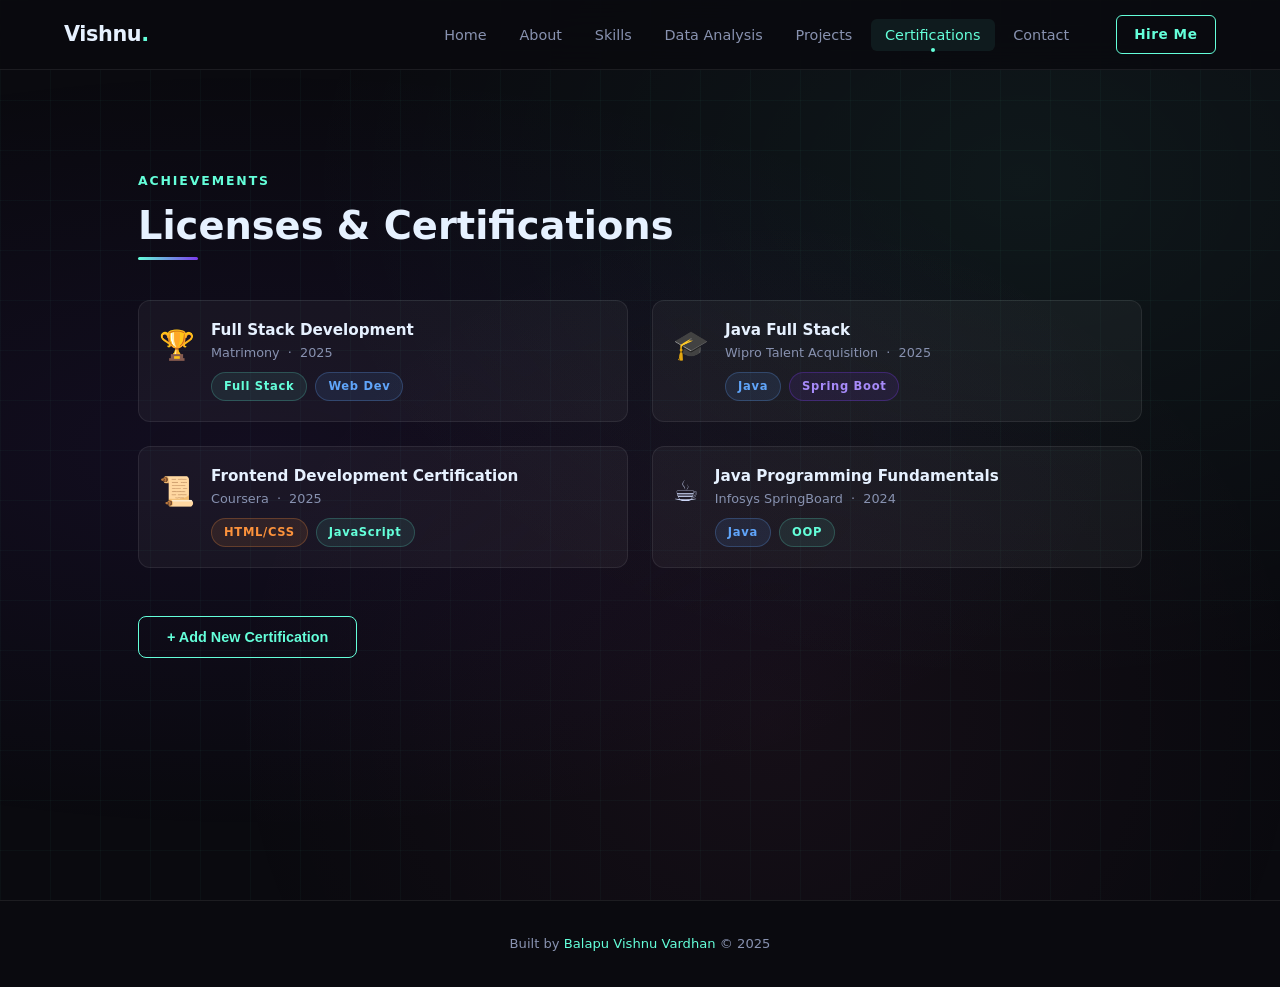
<file: certifications.html>
<!DOCTYPE html>
<html lang="en">
<head>
  <meta charset="UTF-8"/>
  <meta name="viewport" content="width=device-width,initial-scale=1"/>
  <title>Certifications | Vishnu Vardhan</title>
  <link rel="stylesheet" href="style.css"/>
</head>
<body>
<div id="nav-placeholder"></div>
<div class="page">
  <div class="container">
    <section class="section">
      <span class="section-tag">Achievements</span>
      <h2 class="section-title">Licenses &amp; Certifications</h2>
      <div class="section-line"></div>

      <div class="grid-2" id="cert-grid">

        <div class="cert-card card">
          <div class="cert-icon">🏆</div>
          <div>
            <h4>Full Stack Development</h4>
            <p>Matrimony &nbsp;·&nbsp; 2025</p>
            <div class="tags" style="margin-top:0.5rem;">
              <span class="tag">Full Stack</span><span class="tag blue">Web Dev</span>
            </div>
          </div>
        </div>

        <div class="cert-card card">
          <div class="cert-icon">🎓</div>
          <div>
            <h4>Java Full Stack</h4>
            <p>Wipro Talent Acquisition &nbsp;·&nbsp; 2025</p>
            <div class="tags" style="margin-top:0.5rem;">
              <span class="tag blue">Java</span><span class="tag purple">Spring Boot</span>
            </div>
          </div>
        </div>

        <div class="cert-card card">
          <div class="cert-icon">📜</div>
          <div>
            <h4>Frontend Development Certification</h4>
            <p>Coursera &nbsp;·&nbsp; 2025</p>
            <div class="tags" style="margin-top:0.5rem;">
              <span class="tag orange">HTML/CSS</span><span class="tag">JavaScript</span>
            </div>
          </div>
        </div>

        <div class="cert-card card">
          <div class="cert-icon">☕</div>
          <div>
            <h4>Java Programming Fundamentals</h4>
            <p>Infosys SpringBoard &nbsp;·&nbsp; 2024</p>
            <div class="tags" style="margin-top:0.5rem;">
              <span class="tag blue">Java</span><span class="tag">OOP</span>
            </div>
          </div>
        </div>

      </div>

      <!-- Add Certification -->
      <div style="margin-top:3rem;">
        <button class="btn btn-outline" onclick="document.getElementById('cert-add').style.display=document.getElementById('cert-add').style.display==='none'?'block':'none'">
          + Add New Certification
        </button>
        <div id="cert-add" style="display:none;">
          <div id="add-panel" style="margin-top:1.25rem;">
            <h3>New Certification</h3>
            <div class="form-group"><label>Certification Title *</label><input type="text" id="cert-title" placeholder="e.g. AWS Cloud Practitioner"/></div>
            <div class="form-group"><label>Issuer &amp; Year *</label><input type="text" id="cert-issuer" placeholder="e.g. Amazon Web Services · 2025"/></div>
            <div class="form-group"><label>Skills / Tags</label><input type="text" id="cert-tags" placeholder="e.g. Cloud, AWS (comma separated)"/></div>
            <div class="form-group"><label>Icon Emoji</label><input type="text" id="cert-icon" placeholder="🏆" maxlength="4"/></div>
            <button class="btn btn-primary" onclick="addCert()">Add Certification</button>
            <div class="success-msg" id="cert-success">✅ Certification added!</div>
          </div>
        </div>
      </div>

    </section>
  </div>
</div>
<footer><p>Built by <span>Balapu Vishnu Vardhan</span> &copy; 2025</p></footer>
<script src="nav.js"></script>
<script>
  var saved = JSON.parse(localStorage.getItem('extra_certs') || '[]');
  saved.forEach(renderCert);

  function addCert() {
    var c = {
      title:  document.getElementById('cert-title').value.trim(),
      issuer: document.getElementById('cert-issuer').value.trim(),
      tags:   document.getElementById('cert-tags').value.trim(),
      icon:   document.getElementById('cert-icon').value.trim() || '🏆',
    };
    if (!c.title || !c.issuer) { alert('Fill title and issuer.'); return; }
    saved.push(c);
    localStorage.setItem('extra_certs', JSON.stringify(saved));
    renderCert(c);
    ['cert-title','cert-issuer','cert-tags','cert-icon'].forEach(function(id){ document.getElementById(id).value=''; });
    var s = document.getElementById('cert-success');
    s.style.display = 'block';
    setTimeout(function(){ s.style.display='none'; }, 3000);
  }

  function renderCert(c) {
    var tagHtml = (c.tags || '').split(',').filter(Boolean).map(function(t){
      return '<span class="tag">' + esc(t.trim()) + '</span>';
    }).join('');
    var el = document.createElement('div');
    el.className = 'cert-card card';
    el.innerHTML =
      '<div class="cert-icon">' + esc(c.icon) + '</div>' +
      '<div><h4>' + esc(c.title) + '</h4><p>' + esc(c.issuer) + '</p>' +
      (tagHtml ? '<div class="tags" style="margin-top:0.5rem;">' + tagHtml + '</div>' : '') + '</div>';
    document.getElementById('cert-grid').appendChild(el);
  }

  function esc(s){ return String(s||'').replace(/&/g,'&amp;').replace(/</g,'&lt;').replace(/>/g,'&gt;').replace(/"/g,'&quot;'); }
</script>
</body>
</html>
</file>
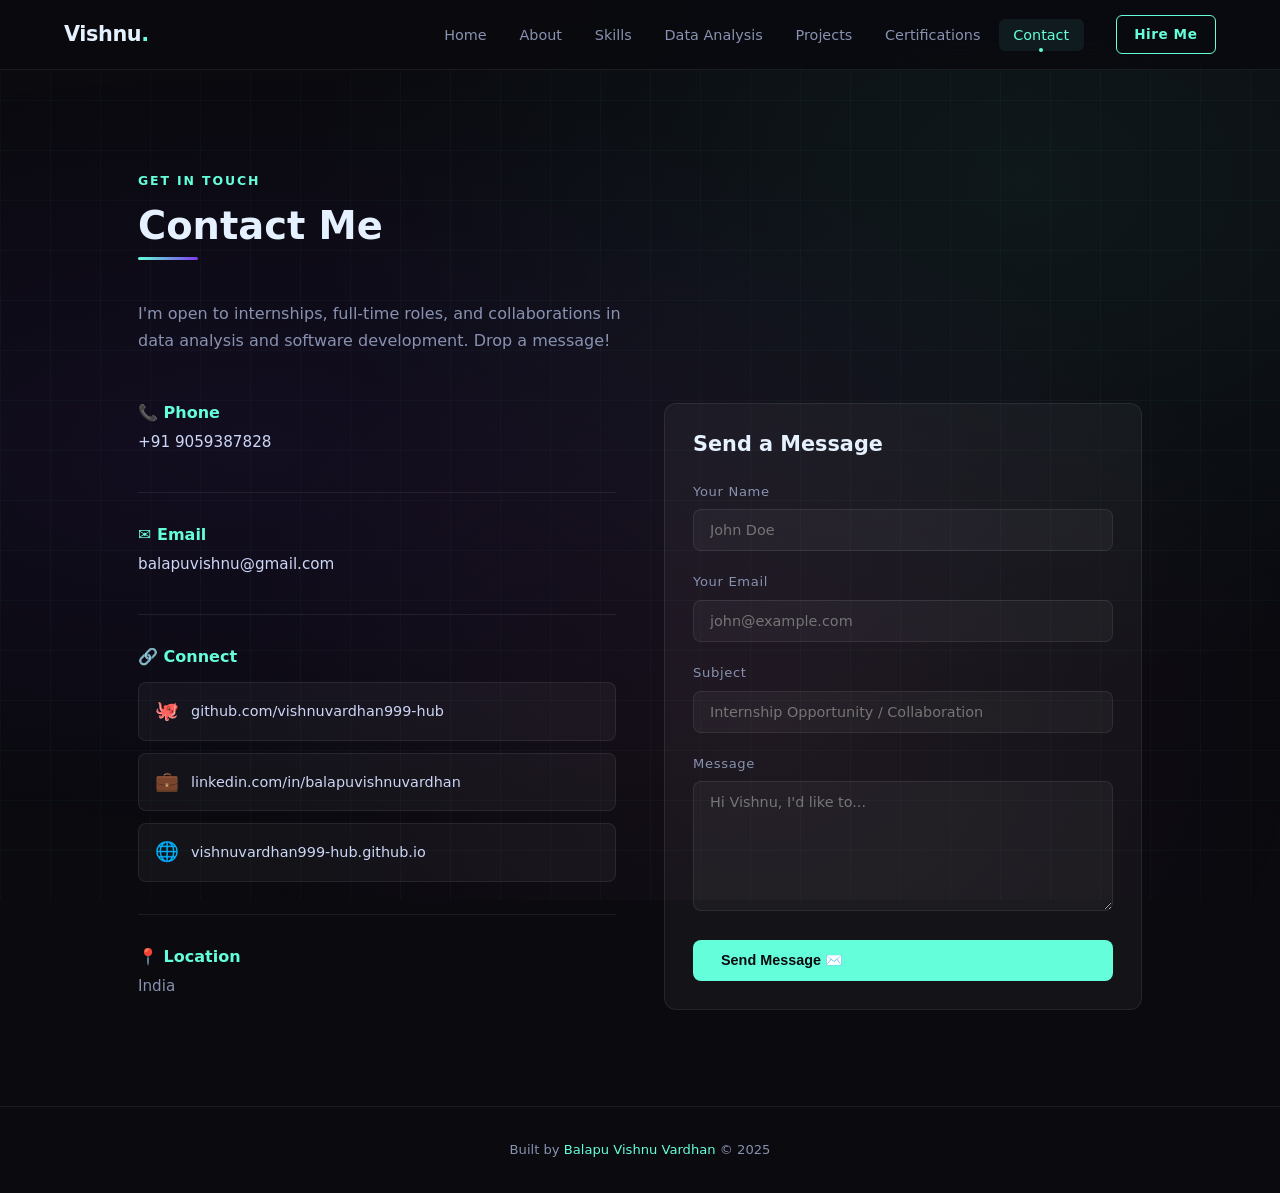
<file: contact.html>
<!DOCTYPE html>
<html lang="en">
<head>
  <meta charset="UTF-8"/>
  <meta name="viewport" content="width=device-width,initial-scale=1"/>
  <title>Contact | Vishnu Vardhan</title>
  <link rel="stylesheet" href="style.css"/>
  <style>
    .contact-grid { display:grid; grid-template-columns:1fr 1fr; gap:3rem; align-items:start; }
    .contact-info h3 { color:var(--accent); margin-bottom:0.5rem; font-size:1rem; }
    .contact-info p { font-size:0.95rem; margin-bottom:0.25rem; }
    .contact-info a { color:var(--text); }
    .contact-info a:hover { color:var(--accent); }
    .contact-block { margin-bottom:2rem; padding-bottom:2rem; border-bottom:1px solid var(--border); }
    .contact-block:last-child { border-bottom:none; }
    .social-links { display:flex; flex-direction:column; gap:0.75rem; margin-top:1rem; }
    .social-link {
      display:flex; align-items:center; gap:0.75rem;
      padding:0.75rem 1rem; background:var(--glass);
      border:1px solid var(--border); border-radius:8px;
      color:var(--text); font-size:0.9rem; transition:var(--transition);
    }
    .social-link:hover { border-color:rgba(100,255,218,0.3); color:var(--accent); background:rgba(100,255,218,0.05); }
    .social-link .icon { font-size:1.2rem; }
    @media(max-width:768px){ .contact-grid { grid-template-columns:1fr; } }
  </style>
</head>
<body>
<div id="nav-placeholder"></div>
<div class="page">
  <div class="container">
    <section class="section">
      <span class="section-tag">Get In Touch</span>
      <h2 class="section-title">Contact Me</h2>
      <div class="section-line"></div>
      <p style="max-width:500px; margin-bottom:3rem;">
        I'm open to internships, full-time roles, and collaborations in data analysis and software development. Drop a message!
      </p>

      <div class="contact-grid">

        <!-- Contact Info -->
        <div class="contact-info">
          <div class="contact-block">
            <h3>📞 Phone</h3>
            <p><a href="tel:+919059387828">+91 9059387828</a></p>
          </div>
          <div class="contact-block">
            <h3>✉️ Email</h3>
            <p><a href="mailto:balapuvishnu@gmail.com">balapuvishnu@gmail.com</a></p>
          </div>
          <div class="contact-block">
            <h3>🔗 Connect</h3>
            <div class="social-links">
              <a href="https://github.com/vishnuvardhan999-hub" target="_blank" class="social-link">
                <span class="icon">🐙</span> github.com/vishnuvardhan999-hub
              </a>
              <a href="https://linkedin.com/in/balapuvishnuvardhan" target="_blank" class="social-link">
                <span class="icon">💼</span> linkedin.com/in/balapuvishnuvardhan
              </a>
              <a href="https://vishnuvardhan999-hub.github.io" target="_blank" class="social-link">
                <span class="icon">🌐</span> vishnuvardhan999-hub.github.io
              </a>
            </div>
          </div>
          <div>
            <h3>📍 Location</h3>
            <p>India</p>
          </div>
        </div>

        <!-- Contact Form -->
        <div class="card">
          <h3 style="margin-bottom:1.5rem;">Send a Message</h3>
          <form id="contact-form" onsubmit="submitForm(event)">
            <div class="form-group">
              <label>Your Name</label>
              <input type="text" id="cf-name" placeholder="John Doe" required/>
            </div>
            <div class="form-group">
              <label>Your Email</label>
              <input type="email" id="cf-email" placeholder="john@example.com" required/>
            </div>
            <div class="form-group">
              <label>Subject</label>
              <input type="text" id="cf-subject" placeholder="Internship Opportunity / Collaboration"/>
            </div>
            <div class="form-group">
              <label>Message</label>
              <textarea id="cf-msg" rows="5" placeholder="Hi Vishnu, I'd like to..." required></textarea>
            </div>
            <button type="submit" class="btn btn-primary" style="width:100%;">Send Message ✉️</button>
            <div id="form-success" style="display:none; color:#4ade80; margin-top:1rem; font-size:0.9rem; text-align:center;">
              ✅ Thank you! Your message has been saved. I'll get back to you soon.
            </div>
          </form>
        </div>

      </div>
    </section>
  </div>
</div>
<footer><p>Built by <span>Balapu Vishnu Vardhan</span> &copy; 2025</p></footer>
<script src="nav.js"></script>
<script>
  function submitForm(e) {
    e.preventDefault();
    var msg = {
      name: document.getElementById('cf-name').value,
      email: document.getElementById('cf-email').value,
      subject: document.getElementById('cf-subject').value,
      message: document.getElementById('cf-msg').value,
      date: new Date().toLocaleString()
    };
    var msgs = JSON.parse(localStorage.getItem('contact_messages') || '[]');
    msgs.push(msg);
    localStorage.setItem('contact_messages', JSON.stringify(msgs));
    document.getElementById('contact-form').reset();
    document.getElementById('form-success').style.display = 'block';
    // Open mailto as fallback
    window.location.href = 'mailto:balapuvishnu@gmail.com?subject=' + encodeURIComponent(msg.subject || 'Portfolio Contact') + '&body=' + encodeURIComponent('From: ' + msg.name + '\nEmail: ' + msg.email + '\n\n' + msg.message);
  }
</script>
</body>
</html>
</file>
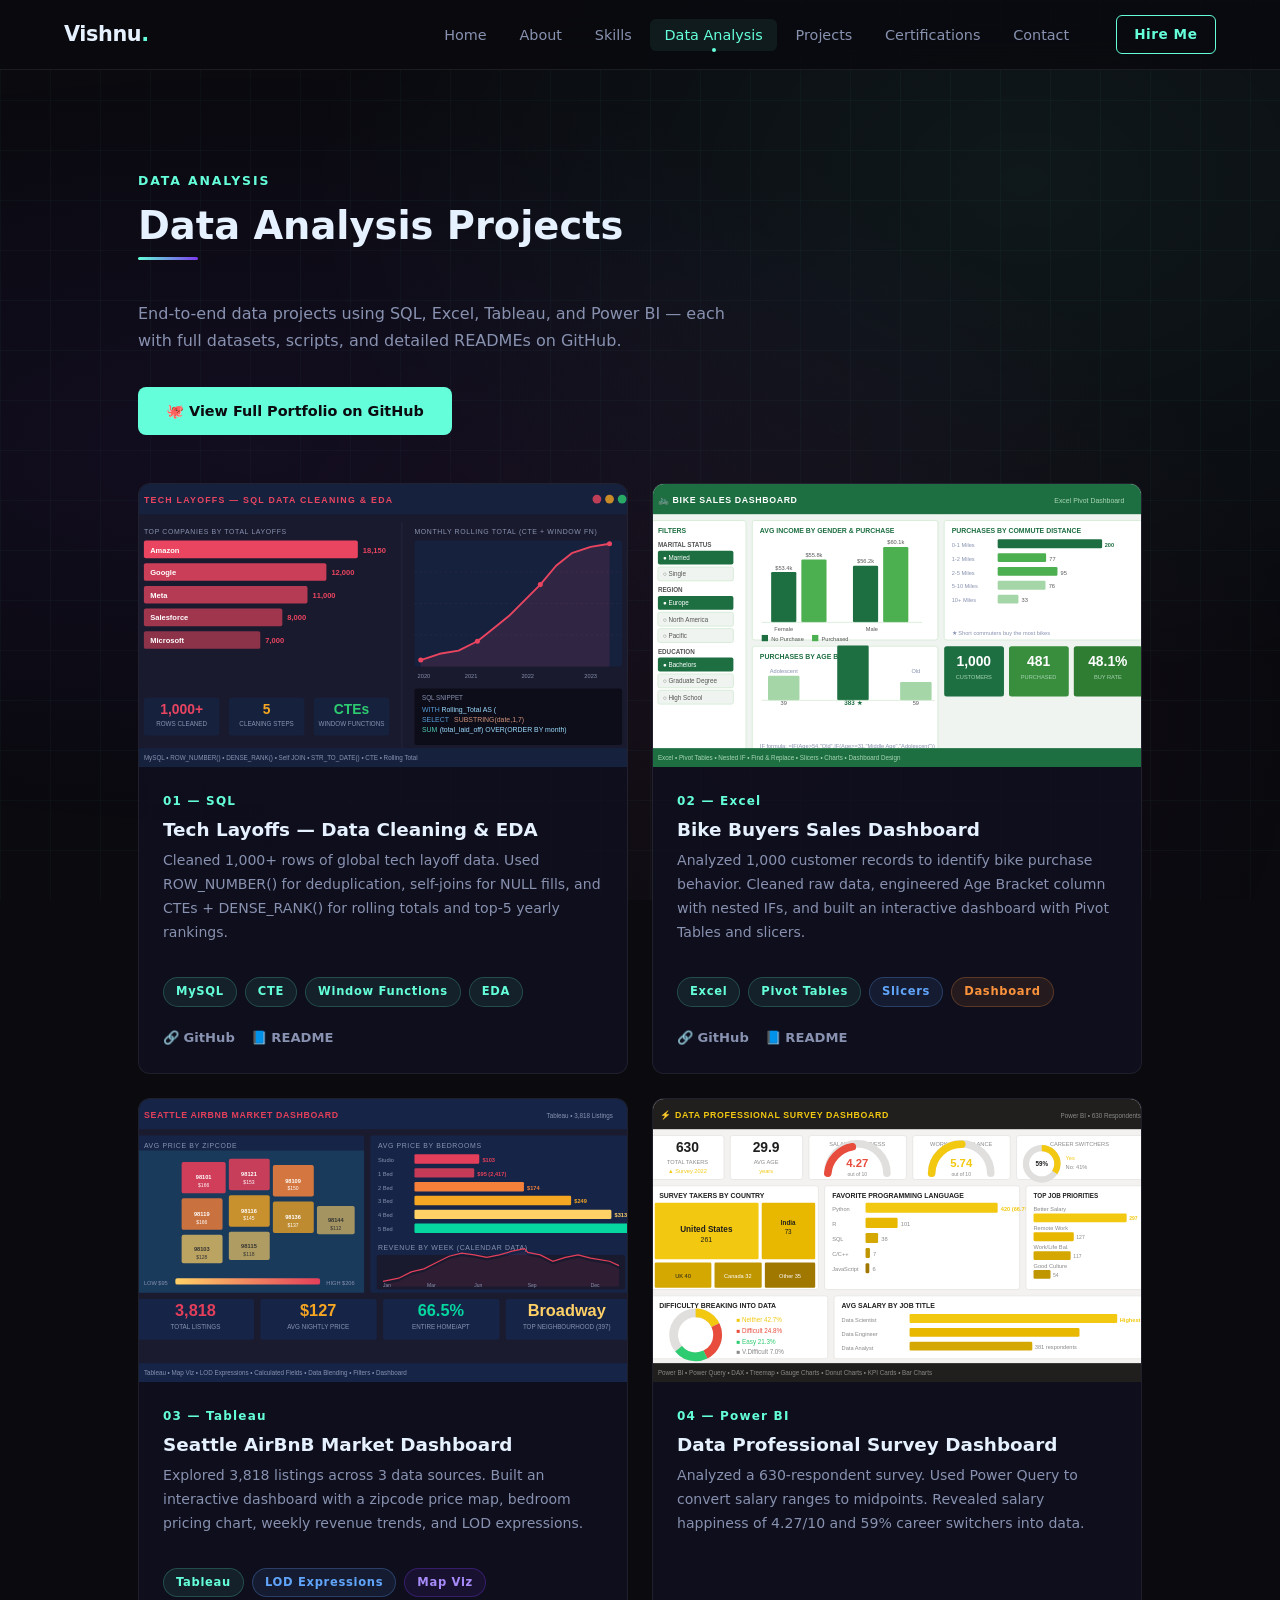
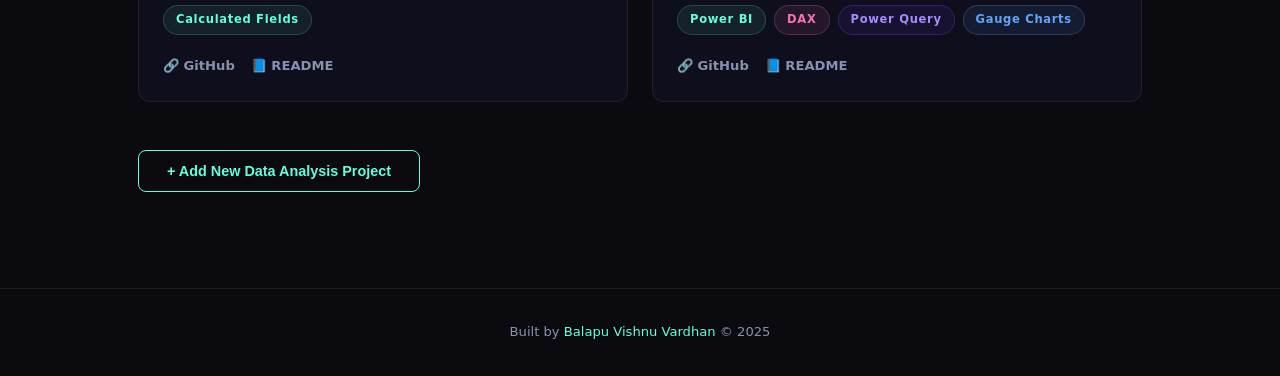
<file: data-analysis.html>
<!DOCTYPE html>
<html lang="en">
<head>
  <meta charset="UTF-8"/>
  <meta name="viewport" content="width=device-width,initial-scale=1"/>
  <title>Data Analysis | Vishnu Vardhan</title>
  <link rel="stylesheet" href="style.css"/>
</head>
<body>
<div id="nav-placeholder"></div>
<div class="page">
  <div class="container">
    <section class="section">
      <span class="section-tag">Data Analysis</span>
      <h2 class="section-title">Data Analysis Projects</h2>
      <div class="section-line"></div>
      <p style="max-width:600px; margin-bottom:2rem;">
        End-to-end data projects using SQL, Excel, Tableau, and Power BI — each with full datasets,
        scripts, and detailed READMEs on GitHub.
      </p>
      <a href="https://github.com/vishnuvardhan999-hub/Data-Analysis-Portfolio" target="_blank" class="btn btn-primary" style="margin-bottom:3rem;">
        🐙 View Full Portfolio on GitHub
      </a>

      <div class="grid-2" id="da-grid">

        <!-- Project 1: SQL -->
        <div class="project-card">
          <div class="project-img">
            <img src="images/sql-preview.svg" alt="SQL Project" style="width:100%;height:100%;object-fit:cover;"/>
          </div>
          <div class="project-body">
            <div class="project-number">01 — SQL</div>
            <h3>Tech Layoffs — Data Cleaning &amp; EDA</h3>
            <p>Cleaned 1,000+ rows of global tech layoff data. Used ROW_NUMBER() for deduplication, self-joins for NULL fills, and CTEs + DENSE_RANK() for rolling totals and top-5 yearly rankings.</p>
            <div class="tags">
              <span class="tag">MySQL</span><span class="tag">CTE</span>
              <span class="tag">Window Functions</span><span class="tag">EDA</span>
            </div>
            <div class="project-links">
              <a href="https://github.com/vishnuvardhan999-hub/Data-Analysis-Portfolio/tree/main/sql" target="_blank">🔗 GitHub</a>
              <a href="https://github.com/vishnuvardhan999-hub/Data-Analysis-Portfolio/tree/main/sql" target="_blank">📘 README</a>
            </div>
          </div>
        </div>

        <!-- Project 2: Excel -->
        <div class="project-card">
          <div class="project-img">
            <img src="images/excel-preview.svg" alt="Excel Project" style="width:100%;height:100%;object-fit:cover;"/>
          </div>
          <div class="project-body">
            <div class="project-number">02 — Excel</div>
            <h3>Bike Buyers Sales Dashboard</h3>
            <p>Analyzed 1,000 customer records to identify bike purchase behavior. Cleaned raw data, engineered Age Bracket column with nested IFs, and built an interactive dashboard with Pivot Tables and slicers.</p>
            <div class="tags">
              <span class="tag">Excel</span><span class="tag">Pivot Tables</span>
              <span class="tag blue">Slicers</span><span class="tag orange">Dashboard</span>
            </div>
            <div class="project-links">
              <a href="https://github.com/vishnuvardhan999-hub/Data-Analysis-Portfolio/tree/main/excel" target="_blank">🔗 GitHub</a>
              <a href="https://github.com/vishnuvardhan999-hub/Data-Analysis-Portfolio/tree/main/excel" target="_blank">📘 README</a>
            </div>
          </div>
        </div>

        <!-- Project 3: Tableau -->
        <div class="project-card">
          <div class="project-img">
            <img src="images/tableau-preview.svg" alt="Tableau Project" style="width:100%;height:100%;object-fit:cover;"/>
          </div>
          <div class="project-body">
            <div class="project-number">03 — Tableau</div>
            <h3>Seattle AirBnB Market Dashboard</h3>
            <p>Explored 3,818 listings across 3 data sources. Built an interactive dashboard with a zipcode price map, bedroom pricing chart, weekly revenue trends, and LOD expressions.</p>
            <div class="tags">
              <span class="tag">Tableau</span><span class="tag blue">LOD Expressions</span>
              <span class="tag purple">Map Viz</span><span class="tag">Calculated Fields</span>
            </div>
            <div class="project-links">
              <a href="https://github.com/vishnuvardhan999-hub/Data-Analysis-Portfolio/tree/main/tableau" target="_blank">🔗 GitHub</a>
              <a href="https://github.com/vishnuvardhan999-hub/Data-Analysis-Portfolio/tree/main/tableau" target="_blank">📘 README</a>
            </div>
          </div>
        </div>

        <!-- Project 4: Power BI -->
        <div class="project-card">
          <div class="project-img">
            <img src="images/powerbi-preview.svg" alt="Power BI Project" style="width:100%;height:100%;object-fit:cover;"/>
          </div>
          <div class="project-body">
            <div class="project-number">04 — Power BI</div>
            <h3>Data Professional Survey Dashboard</h3>
            <p>Analyzed a 630-respondent survey. Used Power Query to convert salary ranges to midpoints. Revealed salary happiness of 4.27/10 and 59% career switchers into data.</p>
            <div class="tags">
              <span class="tag">Power BI</span><span class="tag pink">DAX</span>
              <span class="tag purple">Power Query</span><span class="tag blue">Gauge Charts</span>
            </div>
            <div class="project-links">
              <a href="https://github.com/vishnuvardhan999-hub/Data-Analysis-Portfolio/tree/main/power%20bi" target="_blank">🔗 GitHub</a>
              <a href="https://github.com/vishnuvardhan999-hub/Data-Analysis-Portfolio/tree/main/power%20bi" target="_blank">📘 README</a>
            </div>
          </div>
        </div>

      </div><!-- end da-grid -->

      <!-- Dynamic Add DA Project -->
      <div style="margin-top:3rem;">
        <button class="btn btn-outline" onclick="document.getElementById('da-add').style.display=document.getElementById('da-add').style.display==='none'?'block':'none'">
          + Add New Data Analysis Project
        </button>
        <div id="da-add" style="display:none;">
          <div id="add-panel" style="margin-top:1.25rem;">
            <h3>New DA Project</h3>
            <div class="form-group"><label>Title *</label><input type="text" id="da-title" placeholder="e.g. Customer Churn Analysis"/></div>
            <div class="form-group"><label>Tool / Tech Stack *</label><input type="text" id="da-tag" placeholder="e.g. Python · Pandas"/></div>
            <div class="form-group"><label>Description *</label><textarea id="da-desc" rows="3" placeholder="What did you analyse and what techniques did you use?"></textarea></div>
            <div class="form-group"><label>GitHub Link *</label><input type="url" id="da-link" placeholder="https://github.com/..."/></div>
            <div class="form-group"><label>Project Number / Label</label><input type="text" id="da-num" placeholder="e.g. 05 — Python"/></div>
            <button class="btn btn-primary" onclick="addDAProject()">Add Project</button>
            <div class="success-msg" id="da-success">✅ Project added successfully!</div>
          </div>
        </div>
      </div>

    </section>
  </div>
</div>
<footer><p>Built by <span>Balapu Vishnu Vardhan</span> &copy; 2025</p></footer>
<script src="nav.js"></script>
<script>
  // Load saved DA projects
  var saved = JSON.parse(localStorage.getItem('da_projects') || '[]');
  saved.forEach(renderDA);

  function addDAProject() {
    var p = {
      title: document.getElementById('da-title').value.trim(),
      tag:   document.getElementById('da-tag').value.trim(),
      desc:  document.getElementById('da-desc').value.trim(),
      link:  document.getElementById('da-link').value.trim(),
      num:   document.getElementById('da-num').value.trim() || '0' + (document.querySelectorAll('#da-grid .project-card').length + 1) + ' — Custom',
    };
    if (!p.title || !p.tag || !p.desc || !p.link) { alert('Fill all required fields.'); return; }
    saved.push(p);
    localStorage.setItem('da_projects', JSON.stringify(saved));
    renderDA(p);
    ['da-title','da-tag','da-desc','da-link','da-num'].forEach(function(id){ document.getElementById(id).value = ''; });
    var s = document.getElementById('da-success');
    s.style.display = 'block';
    setTimeout(function(){ s.style.display = 'none'; }, 3000);
  }

  function renderDA(p) {
    var card = document.createElement('div');
    card.className = 'project-card';
    card.innerHTML =
      '<div class="project-img" style="background:var(--bg3);display:flex;align-items:center;justify-content:center;min-height:180px;">' +
        '<span style="font-size:3rem;">📊</span>' +
      '</div>' +
      '<div class="project-body">' +
        '<div class="project-number">' + esc(p.num) + '</div>' +
        '<h3>' + esc(p.title) + '</h3>' +
        '<p>' + esc(p.desc) + '</p>' +
        '<div class="tags"><span class="tag">' + esc(p.tag) + '</span></div>' +
        '<div class="project-links"><a href="' + esc(p.link) + '" target="_blank">🔗 GitHub</a></div>' +
      '</div>';
    document.getElementById('da-grid').appendChild(card);
  }

  function esc(s) { return String(s||'').replace(/&/g,'&amp;').replace(/</g,'&lt;').replace(/>/g,'&gt;').replace(/"/g,'&quot;'); }
</script>
</body>
</html>
</file>
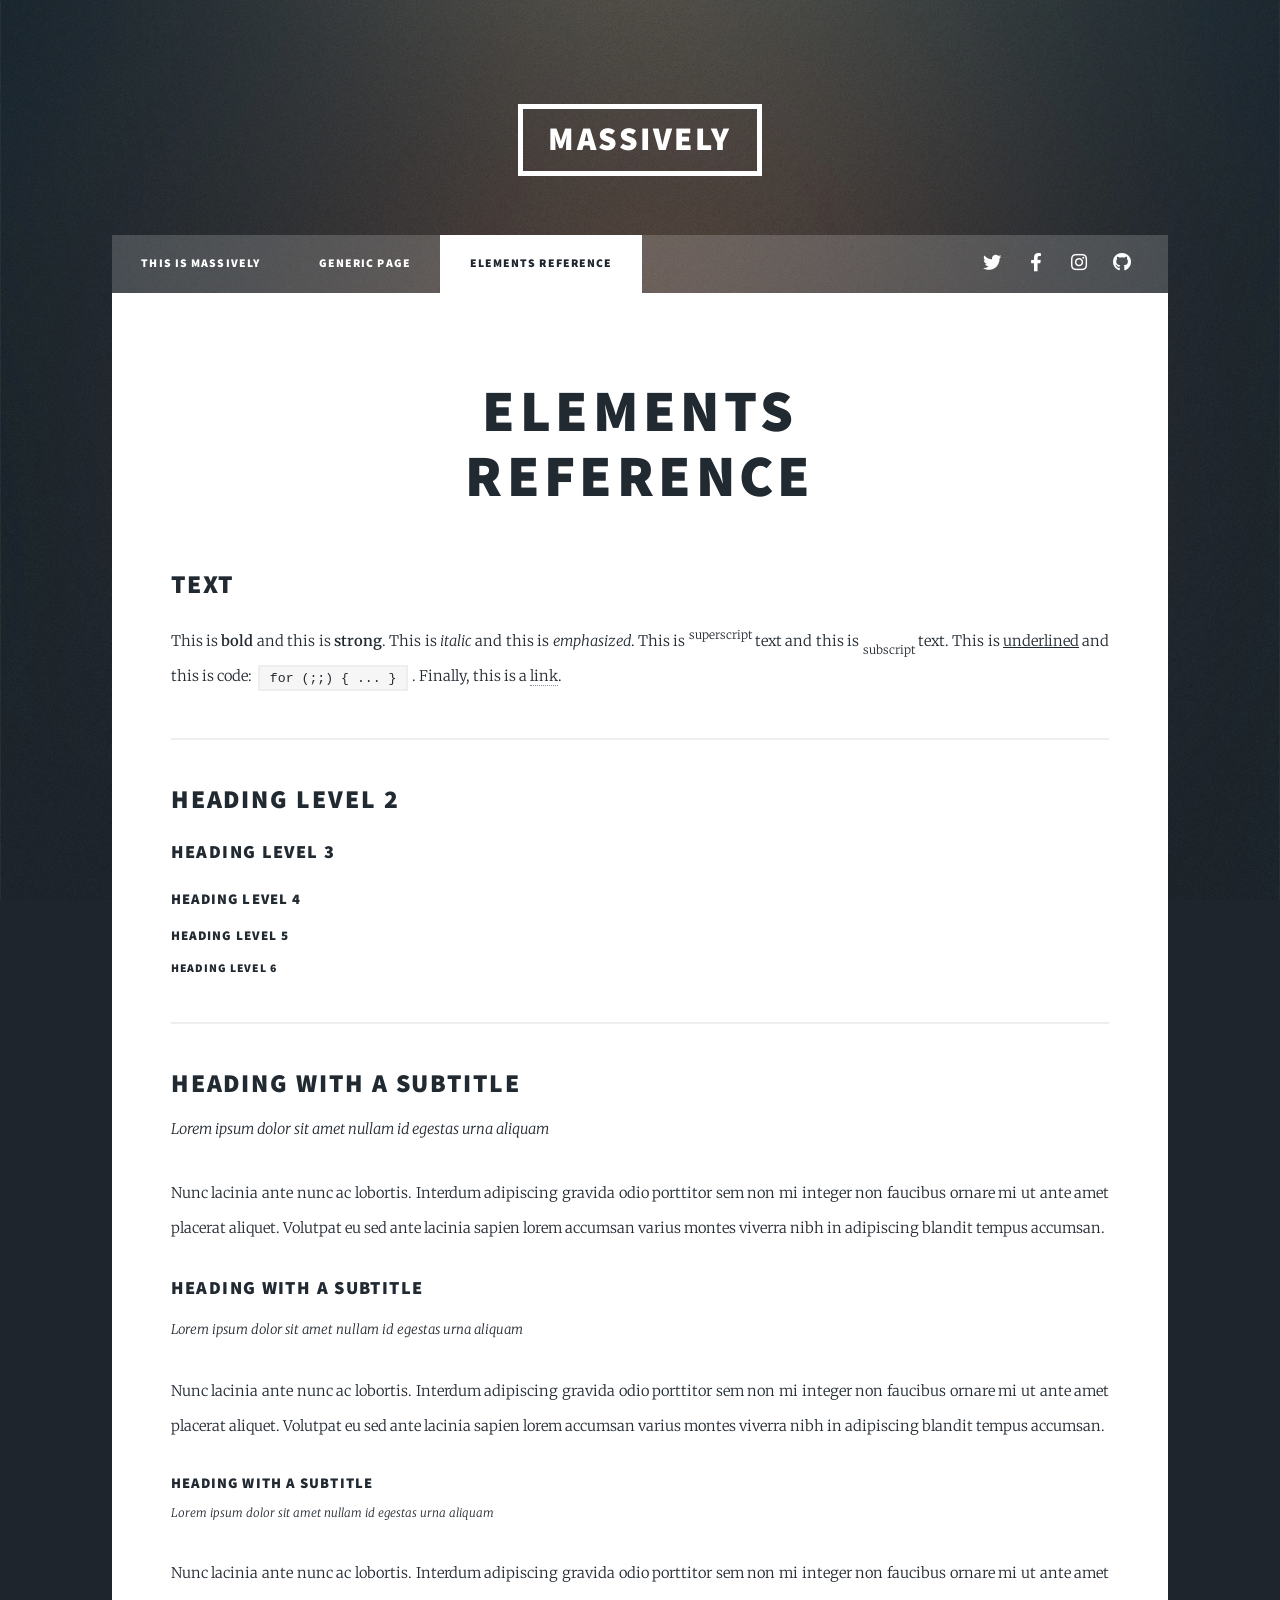
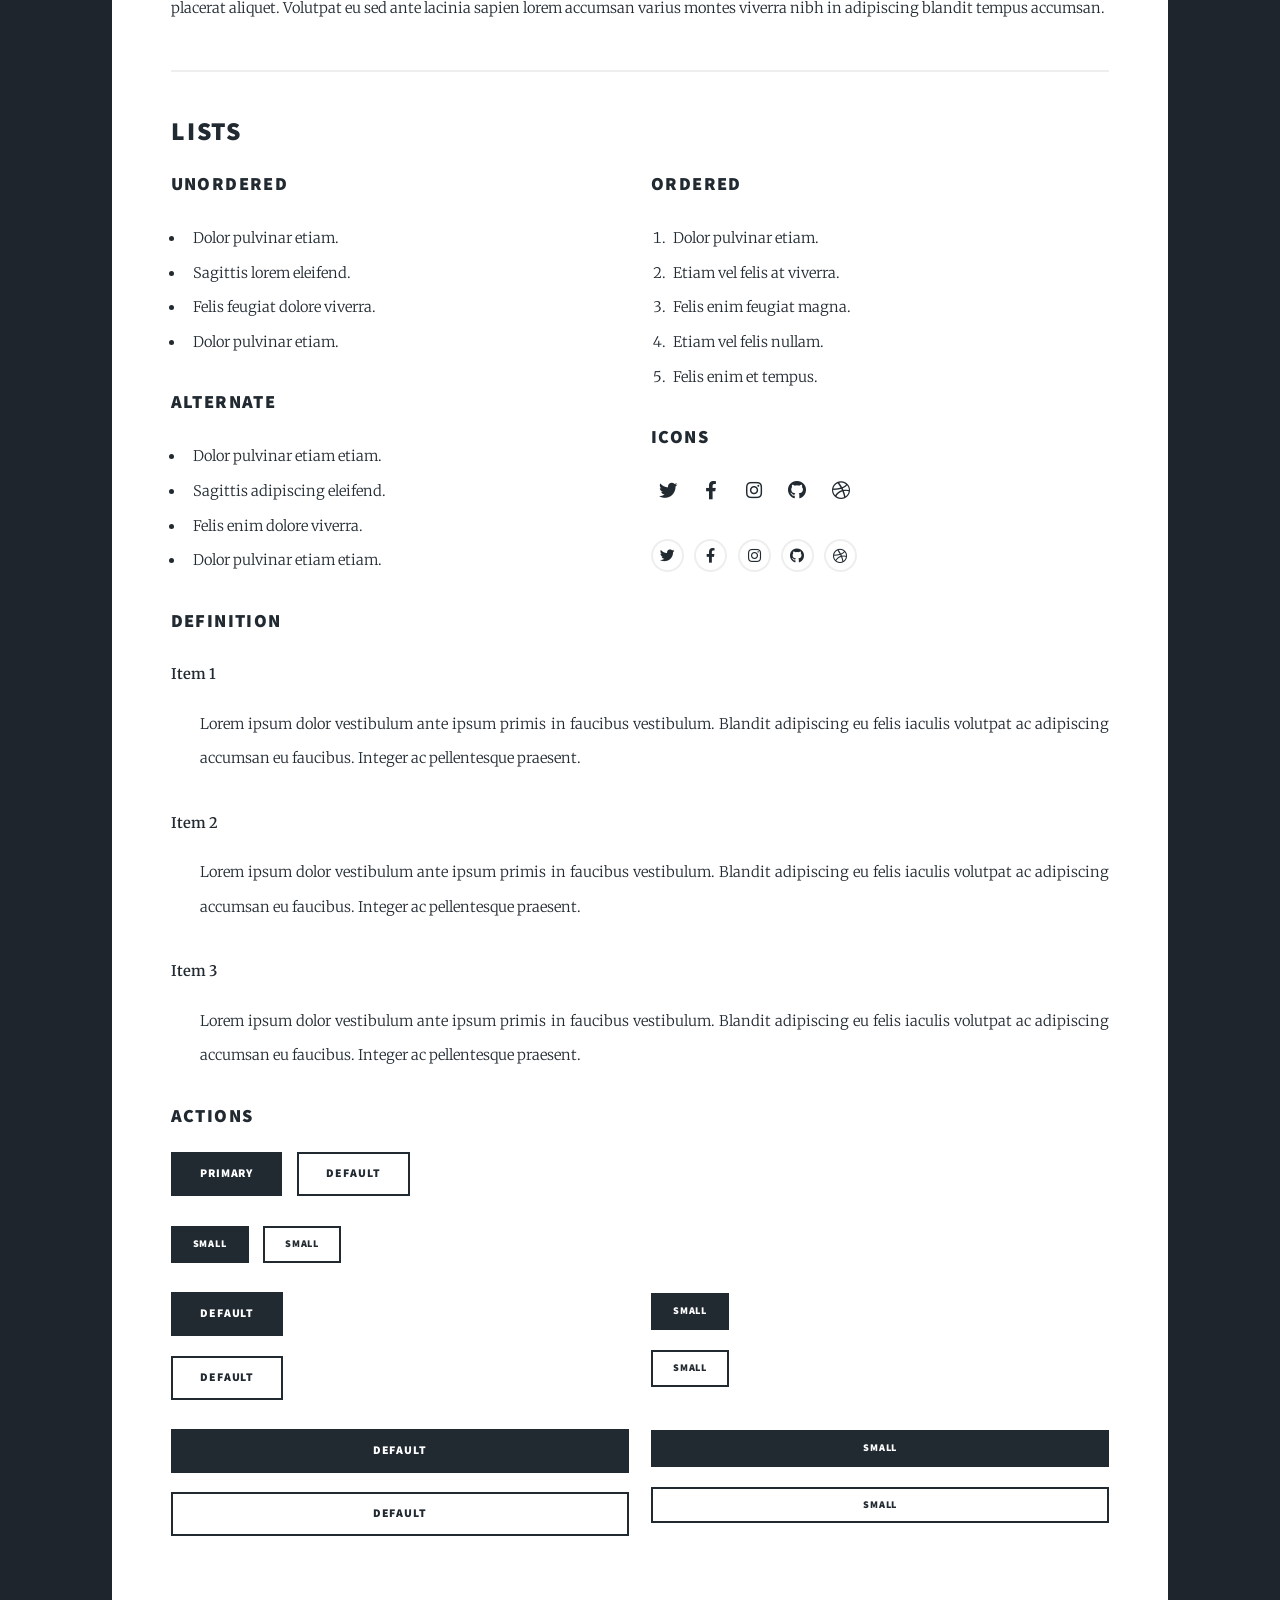
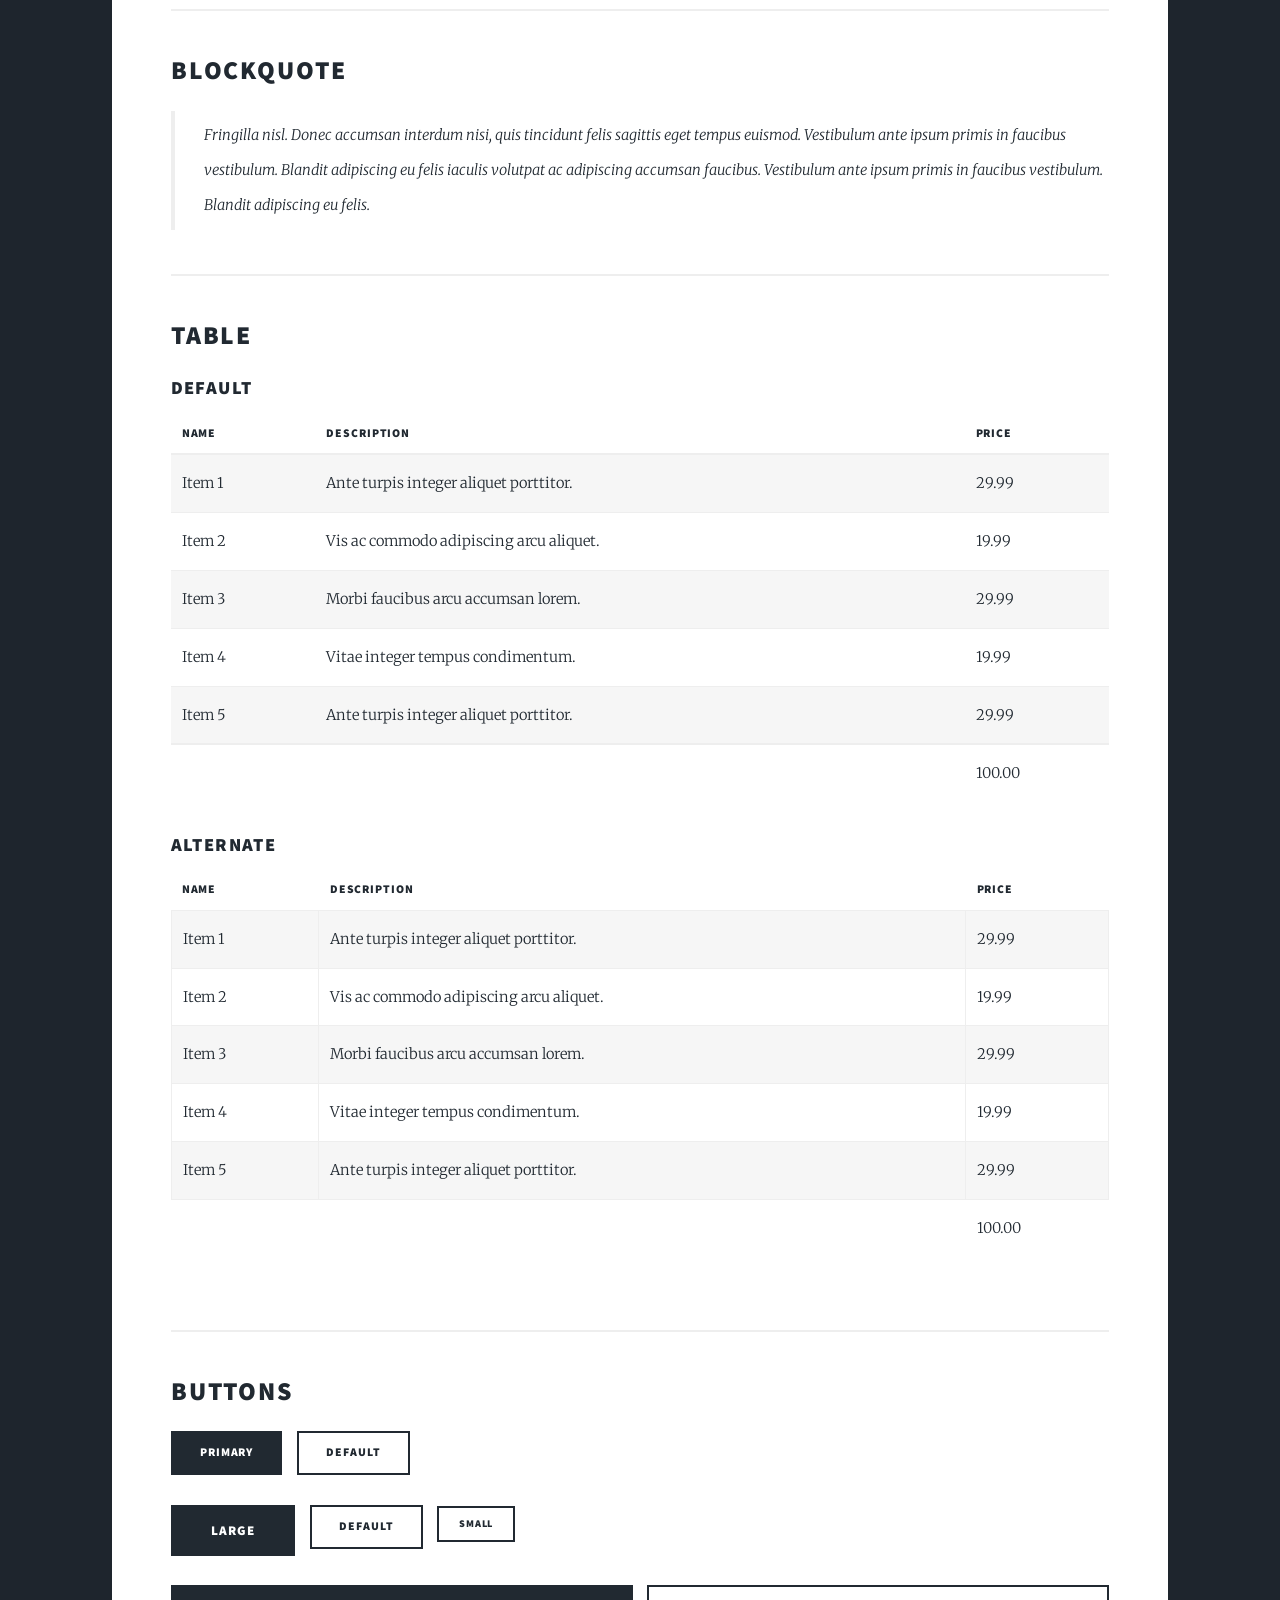
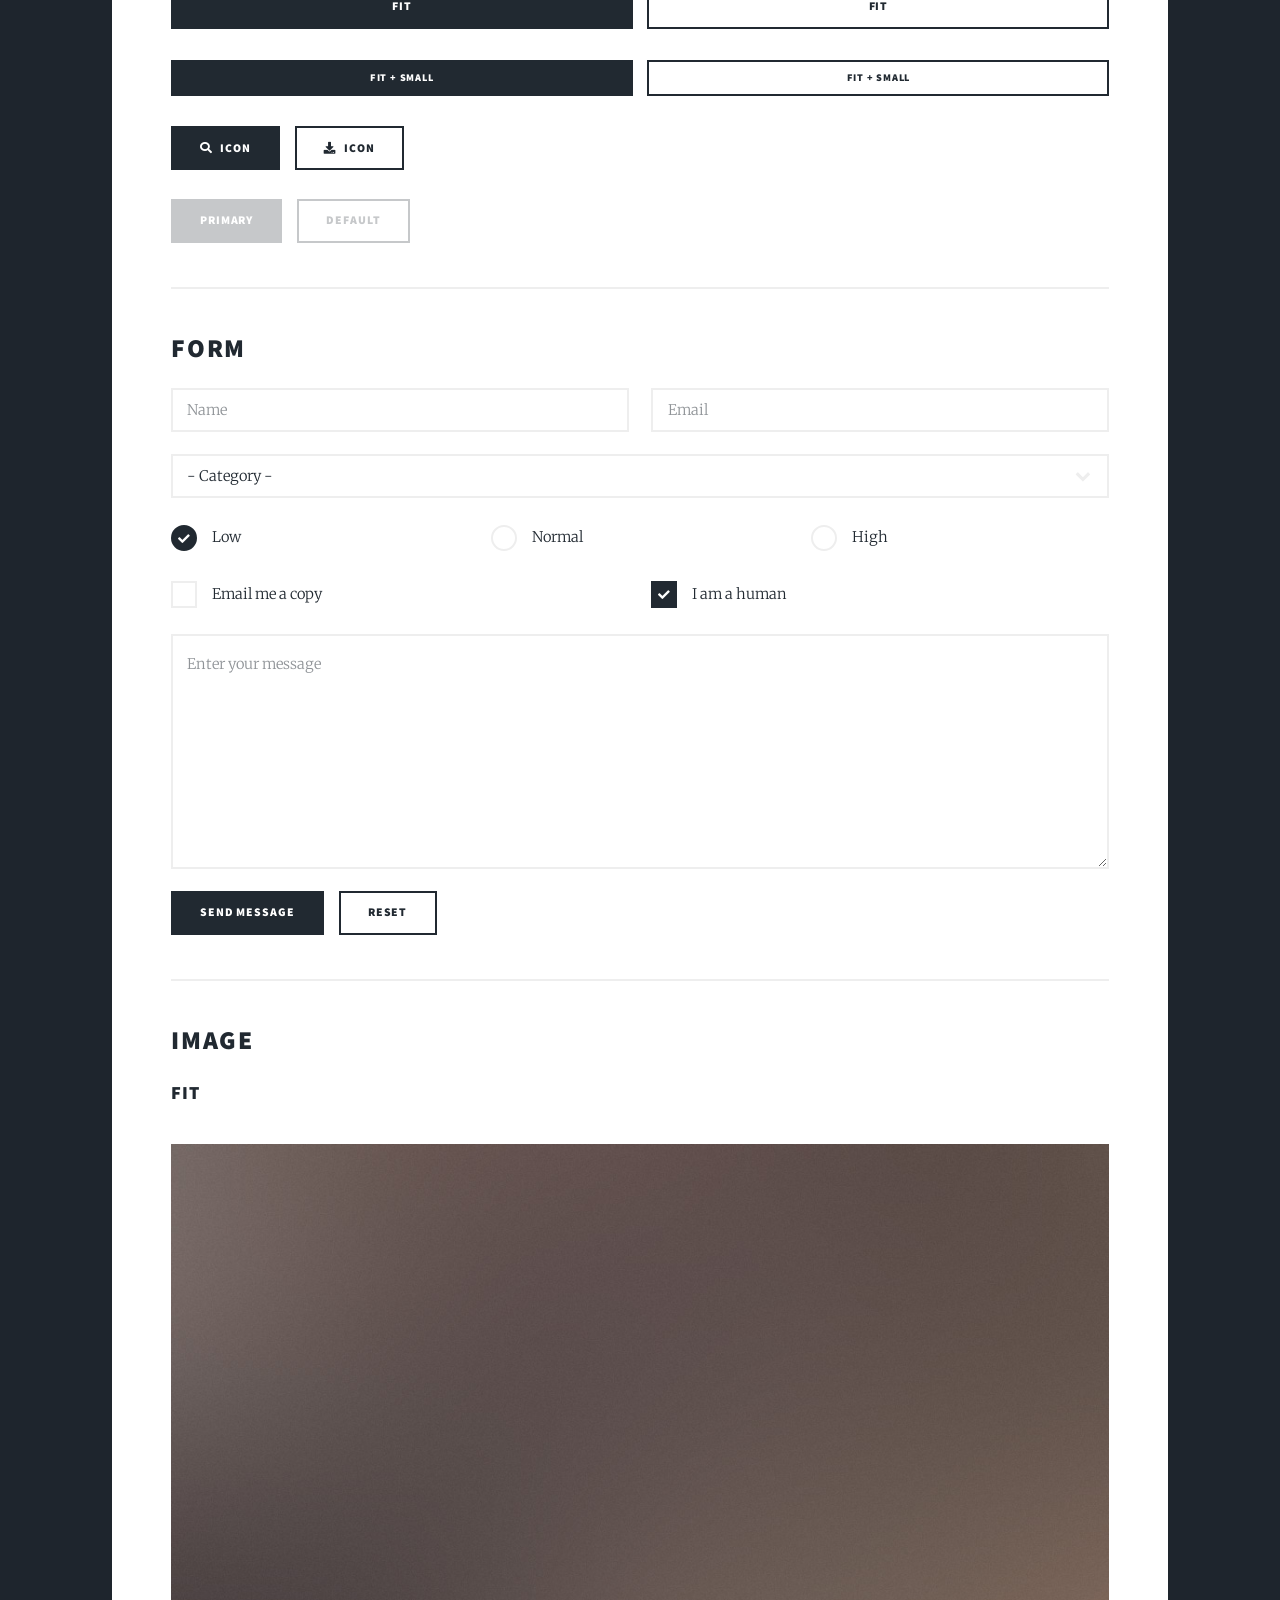
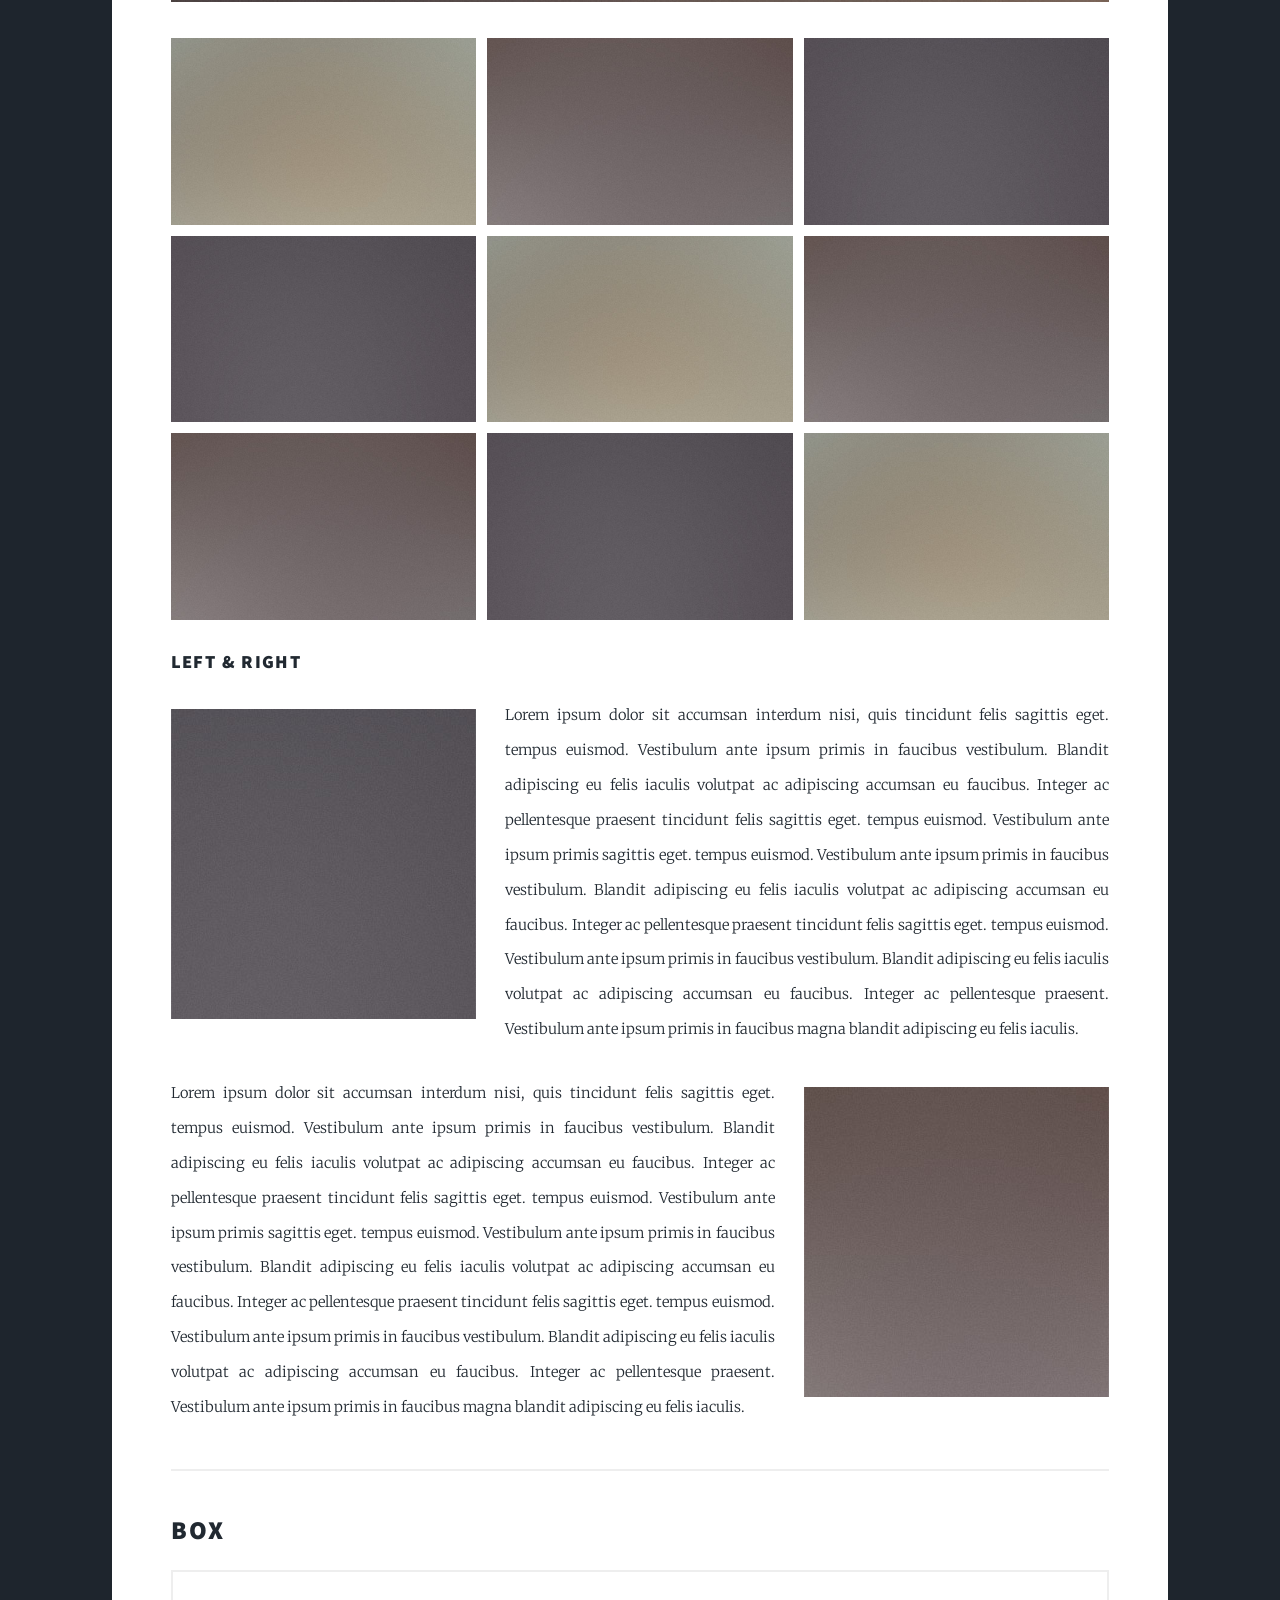
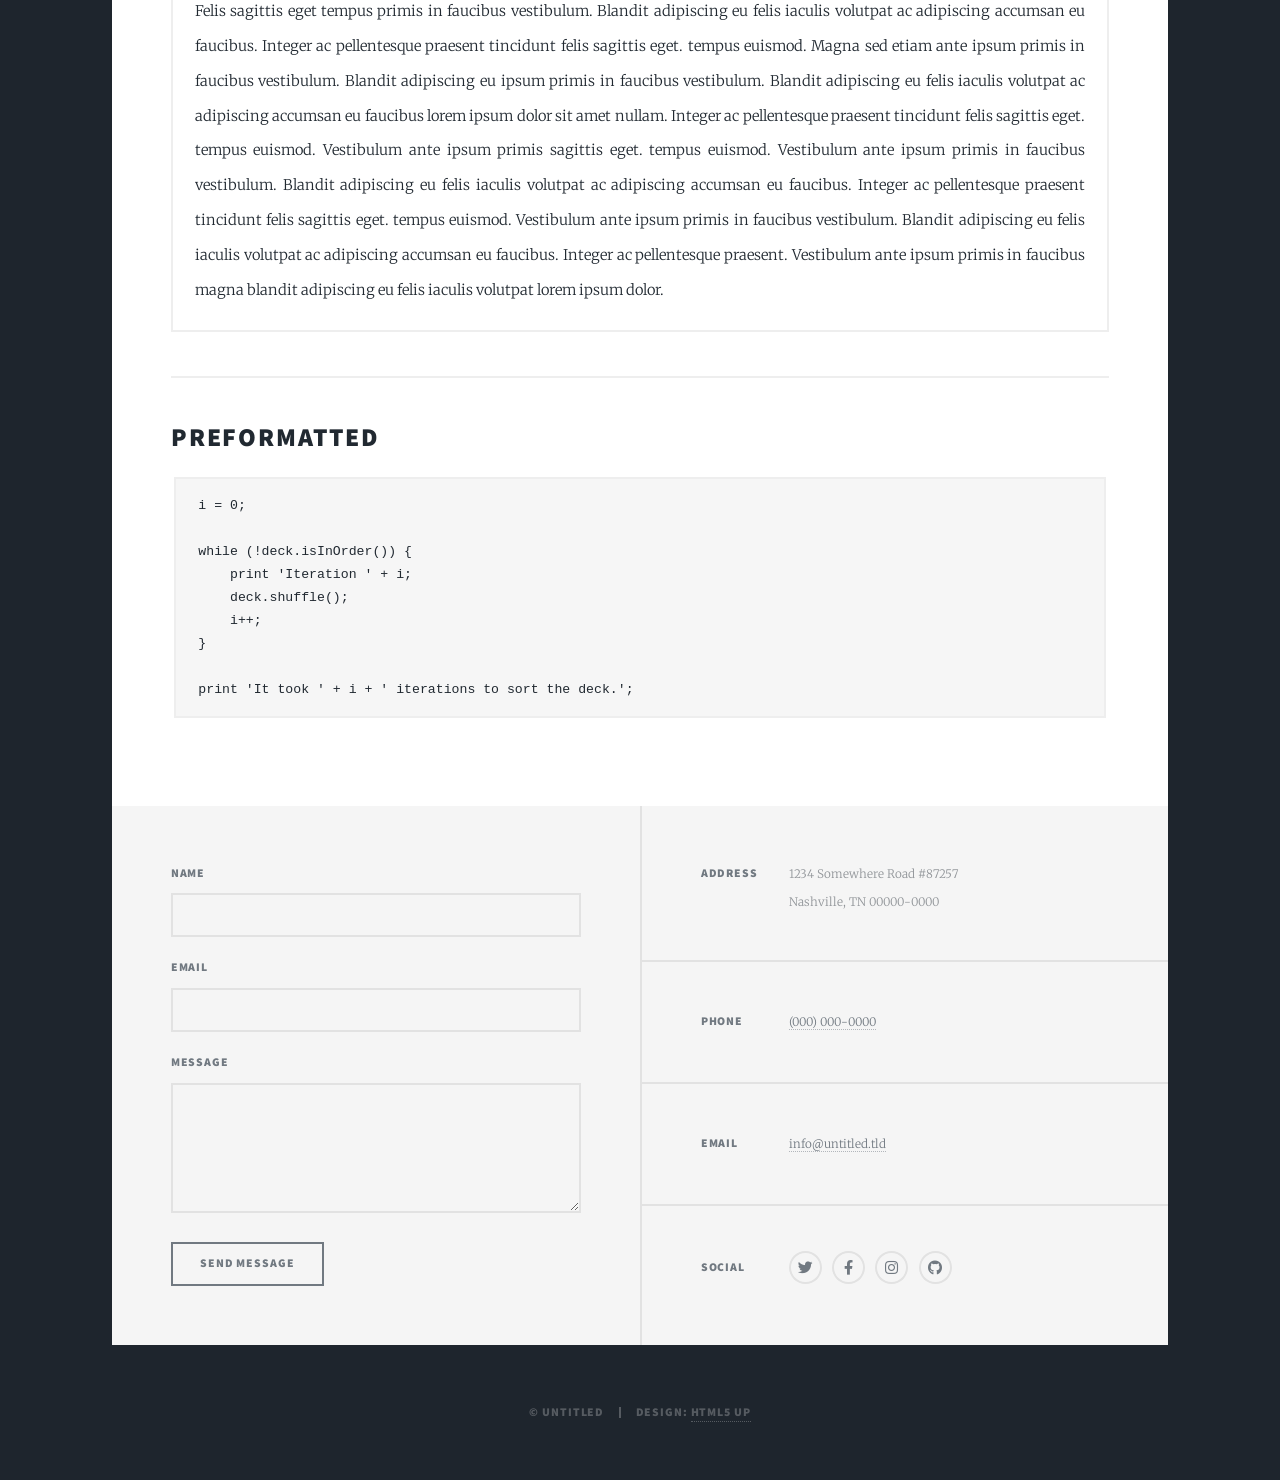
<file: elements.html>
<!DOCTYPE HTML>
<!--
	Massively by HTML5 UP
	html5up.net | @ajlkn
	Free for personal and commercial use under the CCA 3.0 license (html5up.net/license)
-->
<html>
	<head>
		<title>Elements Reference - Massively by HTML5 UP</title>
		<meta charset="utf-8" />
		<meta name="viewport" content="width=device-width, initial-scale=1, user-scalable=no" />
		<link rel="stylesheet" href="assets/css/main.css" />
		<noscript><link rel="stylesheet" href="assets/css/noscript.css" /></noscript>
	</head>
	<body class="is-preload">

		<!-- Wrapper -->
			<div id="wrapper">

				<!-- Header -->
					<header id="header">
						<a href="index.html" class="logo">Massively</a>
					</header>

				<!-- Nav -->
					<nav id="nav">
						<ul class="links">
							<li><a href="index.html">This is Massively</a></li>
							<li><a href="generic.html">Generic Page</a></li>
							<li class="active"><a href="elements.html">Elements Reference</a></li>
						</ul>
						<ul class="icons">
							<li><a href="#" class="icon brands fa-twitter"><span class="label">Twitter</span></a></li>
							<li><a href="#" class="icon brands fa-facebook-f"><span class="label">Facebook</span></a></li>
							<li><a href="#" class="icon brands fa-instagram"><span class="label">Instagram</span></a></li>
							<li><a href="#" class="icon brands fa-github"><span class="label">GitHub</span></a></li>
						</ul>
					</nav>

				<!-- Main -->
					<div id="main">

						<!-- Post -->
							<section class="post">
								<header class="major">
									<h1>Elements<br />
									Reference</h1>
								</header>

								<!-- Text stuff -->
									<h2>Text</h2>
									<p>This is <b>bold</b> and this is <strong>strong</strong>. This is <i>italic</i> and this is <em>emphasized</em>.
									This is <sup>superscript</sup> text and this is <sub>subscript</sub> text.
									This is <u>underlined</u> and this is code: <code>for (;;) { ... }</code>.
									Finally, this is a <a href="#">link</a>.</p>
									<hr />
									<h2>Heading Level 2</h2>
									<h3>Heading Level 3</h3>
									<h4>Heading Level 4</h4>
									<h5>Heading Level 5</h5>
									<h6>Heading Level 6</h6>
									<hr />
									<header>
										<h2>Heading with a Subtitle</h2>
										<p>Lorem ipsum dolor sit amet nullam id egestas urna aliquam</p>
									</header>
									<p>Nunc lacinia ante nunc ac lobortis. Interdum adipiscing gravida odio porttitor sem non mi integer non faucibus ornare mi ut ante amet placerat aliquet. Volutpat eu sed ante lacinia sapien lorem accumsan varius montes viverra nibh in adipiscing blandit tempus accumsan.</p>
									<header>
										<h3>Heading with a Subtitle</h3>
										<p>Lorem ipsum dolor sit amet nullam id egestas urna aliquam</p>
									</header>
									<p>Nunc lacinia ante nunc ac lobortis. Interdum adipiscing gravida odio porttitor sem non mi integer non faucibus ornare mi ut ante amet placerat aliquet. Volutpat eu sed ante lacinia sapien lorem accumsan varius montes viverra nibh in adipiscing blandit tempus accumsan.</p>
									<header>
										<h4>Heading with a Subtitle</h4>
										<p>Lorem ipsum dolor sit amet nullam id egestas urna aliquam</p>
									</header>
									<p>Nunc lacinia ante nunc ac lobortis. Interdum adipiscing gravida odio porttitor sem non mi integer non faucibus ornare mi ut ante amet placerat aliquet. Volutpat eu sed ante lacinia sapien lorem accumsan varius montes viverra nibh in adipiscing blandit tempus accumsan.</p>

									<hr />

								<!-- Lists -->
									<h2>Lists</h2>
									<div class="row">
										<div class="col-6 col-12-small">

											<h3>Unordered</h3>
											<ul>
												<li>Dolor pulvinar etiam.</li>
												<li>Sagittis lorem eleifend.</li>
												<li>Felis feugiat dolore viverra.</li>
												<li>Dolor pulvinar etiam.</li>
											</ul>

											<h3>Alternate</h3>
											<ul class="alt">
												<li>Dolor pulvinar etiam etiam.</li>
												<li>Sagittis adipiscing eleifend.</li>
												<li>Felis enim dolore viverra.</li>
												<li>Dolor pulvinar etiam etiam.</li>
											</ul>

										</div>
										<div class="col-6 col-12-small">

											<h3>Ordered</h3>
											<ol>
												<li>Dolor pulvinar etiam.</li>
												<li>Etiam vel felis at viverra.</li>
												<li>Felis enim feugiat magna.</li>
												<li>Etiam vel felis nullam.</li>
												<li>Felis enim et tempus.</li>
											</ol>

											<h3>Icons</h3>
											<ul class="icons">
												<li><a href="#" class="icon brands fa-twitter"><span class="label">Twitter</span></a></li>
												<li><a href="#" class="icon brands fa-facebook-f"><span class="label">Facebook</span></a></li>
												<li><a href="#" class="icon brands fa-instagram"><span class="label">Instagram</span></a></li>
												<li><a href="#" class="icon brands fa-github"><span class="label">Github</span></a></li>
												<li><a href="#" class="icon brands fa-dribbble"><span class="label">Dribbble</span></a></li>
											</ul>
											<ul class="icons alt">
												<li><a href="#" class="icon brands alt fa-twitter"><span class="label">Twitter</span></a></li>
												<li><a href="#" class="icon brands alt fa-facebook-f"><span class="label">Facebook</span></a></li>
												<li><a href="#" class="icon brands alt fa-instagram"><span class="label">Instagram</span></a></li>
												<li><a href="#" class="icon brands alt fa-github"><span class="label">Github</span></a></li>
												<li><a href="#" class="icon brands alt fa-dribbble"><span class="label">Dribbble</span></a></li>
											</ul>

										</div>
									</div>
									<h3>Definition</h3>
									<dl>
										<dt>Item 1</dt>
										<dd>
											<p>Lorem ipsum dolor vestibulum ante ipsum primis in faucibus vestibulum. Blandit adipiscing eu felis iaculis volutpat ac adipiscing accumsan eu faucibus. Integer ac pellentesque praesent.</p>
										</dd>
										<dt>Item 2</dt>
										<dd>
											<p>Lorem ipsum dolor vestibulum ante ipsum primis in faucibus vestibulum. Blandit adipiscing eu felis iaculis volutpat ac adipiscing accumsan eu faucibus. Integer ac pellentesque praesent.</p>
										</dd>
										<dt>Item 3</dt>
										<dd>
											<p>Lorem ipsum dolor vestibulum ante ipsum primis in faucibus vestibulum. Blandit adipiscing eu felis iaculis volutpat ac adipiscing accumsan eu faucibus. Integer ac pellentesque praesent.</p>
										</dd>
									</dl>

									<h3>Actions</h3>
									<ul class="actions">
										<li><a href="#" class="button primary">Primary</a></li>
										<li><a href="#" class="button">Default</a></li>
									</ul>
									<ul class="actions small">
										<li><a href="#" class="button primary small">Small</a></li>
										<li><a href="#" class="button small">Small</a></li>
									</ul>
									<div class="row">
										<div class="col-6 col-12-small">
											<ul class="actions stacked">
												<li><a href="#" class="button primary">Default</a></li>
												<li><a href="#" class="button">Default</a></li>
											</ul>
										</div>
										<div class="col-6 col-12-small">
											<ul class="actions stacked">
												<li><a href="#" class="button primary small">Small</a></li>
												<li><a href="#" class="button small">Small</a></li>
											</ul>
										</div>
									</div>
									<div class="row">
										<div class="col-6 col-12-small">
											<ul class="actions stacked">
												<li><a href="#" class="button primary fit">Default</a></li>
												<li><a href="#" class="button fit">Default</a></li>
											</ul>
										</div>
										<div class="col-6 col-12-small">
											<ul class="actions stacked">
												<li><a href="#" class="button primary small fit">Small</a></li>
												<li><a href="#" class="button small fit">Small</a></li>
											</ul>
										</div>
									</div>

									<hr />

								<!-- Blockquote -->
									<h2>Blockquote</h2>
									<blockquote>Fringilla nisl. Donec accumsan interdum nisi, quis tincidunt felis sagittis eget tempus euismod. Vestibulum ante ipsum primis in faucibus vestibulum. Blandit adipiscing eu felis iaculis volutpat ac adipiscing accumsan faucibus. Vestibulum ante ipsum primis in faucibus vestibulum. Blandit adipiscing eu felis.</blockquote>

									<hr />

								<!-- Table -->
									<h2>Table</h2>

									<h3>Default</h3>
									<div class="table-wrapper">
										<table>
											<thead>
												<tr>
													<th>Name</th>
													<th>Description</th>
													<th>Price</th>
												</tr>
											</thead>
											<tbody>
												<tr>
													<td>Item 1</td>
													<td>Ante turpis integer aliquet porttitor.</td>
													<td>29.99</td>
												</tr>
												<tr>
													<td>Item 2</td>
													<td>Vis ac commodo adipiscing arcu aliquet.</td>
													<td>19.99</td>
												</tr>
												<tr>
													<td>Item 3</td>
													<td> Morbi faucibus arcu accumsan lorem.</td>
													<td>29.99</td>
												</tr>
												<tr>
													<td>Item 4</td>
													<td>Vitae integer tempus condimentum.</td>
													<td>19.99</td>
												</tr>
												<tr>
													<td>Item 5</td>
													<td>Ante turpis integer aliquet porttitor.</td>
													<td>29.99</td>
												</tr>
											</tbody>
											<tfoot>
												<tr>
													<td colspan="2"></td>
													<td>100.00</td>
												</tr>
											</tfoot>
										</table>
									</div>

									<h3>Alternate</h3>
									<div class="table-wrapper">
										<table class="alt">
											<thead>
												<tr>
													<th>Name</th>
													<th>Description</th>
													<th>Price</th>
												</tr>
											</thead>
											<tbody>
												<tr>
													<td>Item 1</td>
													<td>Ante turpis integer aliquet porttitor.</td>
													<td>29.99</td>
												</tr>
												<tr>
													<td>Item 2</td>
													<td>Vis ac commodo adipiscing arcu aliquet.</td>
													<td>19.99</td>
												</tr>
												<tr>
													<td>Item 3</td>
													<td> Morbi faucibus arcu accumsan lorem.</td>
													<td>29.99</td>
												</tr>
												<tr>
													<td>Item 4</td>
													<td>Vitae integer tempus condimentum.</td>
													<td>19.99</td>
												</tr>
												<tr>
													<td>Item 5</td>
													<td>Ante turpis integer aliquet porttitor.</td>
													<td>29.99</td>
												</tr>
											</tbody>
											<tfoot>
												<tr>
													<td colspan="2"></td>
													<td>100.00</td>
												</tr>
											</tfoot>
										</table>
									</div>

									<hr />

								<!-- Buttons -->
									<h2>Buttons</h2>
									<ul class="actions">
										<li><a href="#" class="button primary">Primary</a></li>
										<li><a href="#" class="button">Default</a></li>
									</ul>
									<ul class="actions">
										<li><a href="#" class="button primary large">Large</a></li>
										<li><a href="#" class="button">Default</a></li>
										<li><a href="#" class="button small">Small</a></li>
									</ul>
									<ul class="actions fit">
										<li><a href="#" class="button primary fit">Fit</a></li>
										<li><a href="#" class="button fit">Fit</a></li>
									</ul>
									<ul class="actions fit small">
										<li><a href="#" class="button primary fit small">Fit + Small</a></li>
										<li><a href="#" class="button fit small">Fit + Small</a></li>
									</ul>
									<ul class="actions">
										<li><a href="#" class="button primary icon solid fa-search">Icon</a></li>
										<li><a href="#" class="button icon solid fa-download">Icon</a></li>
									</ul>
									<ul class="actions">
										<li><span class="button primary disabled">Primary</span></li>
										<li><span class="button disabled">Default</span></li>
									</ul>

									<hr />

								<!-- Form -->
									<h2>Form</h2>

									<form method="post" action="#">
										<div class="row gtr-uniform">
											<div class="col-6 col-12-xsmall">
												<input type="text" name="demo-name" id="demo-name" value="" placeholder="Name" />
											</div>
											<div class="col-6 col-12-xsmall">
												<input type="email" name="demo-email" id="demo-email" value="" placeholder="Email" />
											</div>
											<!-- Break -->
											<div class="col-12">
												<select name="demo-category" id="demo-category">
													<option value="">- Category -</option>
													<option value="1">Manufacturing</option>
													<option value="1">Shipping</option>
													<option value="1">Administration</option>
													<option value="1">Human Resources</option>
												</select>
											</div>
											<!-- Break -->
											<div class="col-4 col-12-small">
												<input type="radio" id="demo-priority-low" name="demo-priority" checked>
												<label for="demo-priority-low">Low</label>
											</div>
											<div class="col-4 col-12-small">
												<input type="radio" id="demo-priority-normal" name="demo-priority">
												<label for="demo-priority-normal">Normal</label>
											</div>
											<div class="col-4 col-12-small">
												<input type="radio" id="demo-priority-high" name="demo-priority">
												<label for="demo-priority-high">High</label>
											</div>
											<!-- Break -->
											<div class="col-6 col-12-small">
												<input type="checkbox" id="demo-copy" name="demo-copy">
												<label for="demo-copy">Email me a copy</label>
											</div>
											<div class="col-6 col-12-small">
												<input type="checkbox" id="demo-human" name="demo-human" checked>
												<label for="demo-human">I am a human</label>
											</div>
											<!-- Break -->
											<div class="col-12">
												<textarea name="demo-message" id="demo-message" placeholder="Enter your message" rows="6"></textarea>
											</div>
											<!-- Break -->
											<div class="col-12">
												<ul class="actions">
													<li><input type="submit" value="Send Message" class="primary" /></li>
													<li><input type="reset" value="Reset" /></li>
												</ul>
											</div>
										</div>
									</form>

									<hr />

								<!-- Image -->
									<h2>Image</h2>

									<h3>Fit</h3>
									<span class="image fit"><img src="images/pic01.jpg" alt="" /></span>
									<div class="box alt">
										<div class="row gtr-50 gtr-uniform">
											<div class="col-4"><span class="image fit"><img src="images/pic02.jpg" alt="" /></span></div>
											<div class="col-4"><span class="image fit"><img src="images/pic03.jpg" alt="" /></span></div>
											<div class="col-4"><span class="image fit"><img src="images/pic04.jpg" alt="" /></span></div>
											<!-- Break -->
											<div class="col-4"><span class="image fit"><img src="images/pic04.jpg" alt="" /></span></div>
											<div class="col-4"><span class="image fit"><img src="images/pic02.jpg" alt="" /></span></div>
											<div class="col-4"><span class="image fit"><img src="images/pic03.jpg" alt="" /></span></div>
											<!-- Break -->
											<div class="col-4"><span class="image fit"><img src="images/pic03.jpg" alt="" /></span></div>
											<div class="col-4"><span class="image fit"><img src="images/pic04.jpg" alt="" /></span></div>
											<div class="col-4"><span class="image fit"><img src="images/pic02.jpg" alt="" /></span></div>
										</div>
									</div>

									<h3>Left &amp; Right</h3>
									<p><span class="image left"><img src="images/pic08.jpg" alt="" /></span>Lorem ipsum dolor sit accumsan interdum nisi, quis tincidunt felis sagittis eget. tempus euismod. Vestibulum ante ipsum primis in faucibus vestibulum. Blandit adipiscing eu felis iaculis volutpat ac adipiscing accumsan eu faucibus. Integer ac pellentesque praesent tincidunt felis sagittis eget. tempus euismod. Vestibulum ante ipsum primis sagittis eget. tempus euismod. Vestibulum ante ipsum primis in faucibus vestibulum. Blandit adipiscing eu felis iaculis volutpat ac adipiscing accumsan eu faucibus. Integer ac pellentesque praesent tincidunt felis sagittis eget. tempus euismod. Vestibulum ante ipsum primis in faucibus vestibulum. Blandit adipiscing eu felis iaculis volutpat ac adipiscing accumsan eu faucibus. Integer ac pellentesque praesent. Vestibulum ante ipsum primis in faucibus magna blandit adipiscing eu felis iaculis.</p>
									<p><span class="image right"><img src="images/pic09.jpg" alt="" /></span>Lorem ipsum dolor sit accumsan interdum nisi, quis tincidunt felis sagittis eget. tempus euismod. Vestibulum ante ipsum primis in faucibus vestibulum. Blandit adipiscing eu felis iaculis volutpat ac adipiscing accumsan eu faucibus. Integer ac pellentesque praesent tincidunt felis sagittis eget. tempus euismod. Vestibulum ante ipsum primis sagittis eget. tempus euismod. Vestibulum ante ipsum primis in faucibus vestibulum. Blandit adipiscing eu felis iaculis volutpat ac adipiscing accumsan eu faucibus. Integer ac pellentesque praesent tincidunt felis sagittis eget. tempus euismod. Vestibulum ante ipsum primis in faucibus vestibulum. Blandit adipiscing eu felis iaculis volutpat ac adipiscing accumsan eu faucibus. Integer ac pellentesque praesent. Vestibulum ante ipsum primis in faucibus magna blandit adipiscing eu felis iaculis.</p>

									<hr />

								<!-- Box -->
									<h2>Box</h2>
									<div class="box">
										<p>Felis sagittis eget tempus primis in faucibus vestibulum. Blandit adipiscing eu felis iaculis volutpat ac adipiscing accumsan eu faucibus. Integer ac pellentesque praesent tincidunt felis sagittis eget. tempus euismod. Magna sed etiam ante ipsum primis in faucibus vestibulum. Blandit adipiscing eu ipsum primis in faucibus vestibulum. Blandit adipiscing eu felis iaculis volutpat ac adipiscing accumsan eu faucibus lorem ipsum dolor sit amet nullam. Integer ac pellentesque praesent tincidunt felis sagittis eget. tempus euismod. Vestibulum ante ipsum primis sagittis eget. tempus euismod. Vestibulum ante ipsum primis in faucibus vestibulum. Blandit adipiscing eu felis iaculis volutpat ac adipiscing accumsan eu faucibus. Integer ac pellentesque praesent tincidunt felis sagittis eget. tempus euismod. Vestibulum ante ipsum primis in faucibus vestibulum. Blandit adipiscing eu felis iaculis volutpat ac adipiscing accumsan eu faucibus. Integer ac pellentesque praesent. Vestibulum ante ipsum primis in faucibus magna blandit adipiscing eu felis iaculis volutpat lorem ipsum dolor.</p>
									</div>

									<hr />

								<!-- Preformatted Code -->
									<h2>Preformatted</h2>
									<pre><code>i = 0;

while (!deck.isInOrder()) {
    print 'Iteration ' + i;
    deck.shuffle();
    i++;
}

print 'It took ' + i + ' iterations to sort the deck.';
</code></pre>

							</section>

					</div>

				<!-- Footer -->
					<footer id="footer">
						<section>
							<form method="post" action="#">
								<div class="fields">
									<div class="field">
										<label for="name">Name</label>
										<input type="text" name="name" id="name" />
									</div>
									<div class="field">
										<label for="email">Email</label>
										<input type="text" name="email" id="email" />
									</div>
									<div class="field">
										<label for="message">Message</label>
										<textarea name="message" id="message" rows="3"></textarea>
									</div>
								</div>
								<ul class="actions">
									<li><input type="submit" value="Send Message" /></li>
								</ul>
							</form>
						</section>
						<section class="split contact">
							<section class="alt">
								<h3>Address</h3>
								<p>1234 Somewhere Road #87257<br />
								Nashville, TN 00000-0000</p>
							</section>
							<section>
								<h3>Phone</h3>
								<p><a href="#">(000) 000-0000</a></p>
							</section>
							<section>
								<h3>Email</h3>
								<p><a href="#">info@untitled.tld</a></p>
							</section>
							<section>
								<h3>Social</h3>
								<ul class="icons alt">
									<li><a href="#" class="icon brands alt fa-twitter"><span class="label">Twitter</span></a></li>
									<li><a href="#" class="icon brands alt fa-facebook-f"><span class="label">Facebook</span></a></li>
									<li><a href="#" class="icon brands alt fa-instagram"><span class="label">Instagram</span></a></li>
									<li><a href="#" class="icon brands alt fa-github"><span class="label">GitHub</span></a></li>
								</ul>
							</section>
						</section>
					</footer>

				<!-- Copyright -->
					<div id="copyright">
						<ul><li>&copy; Untitled</li><li>Design: <a href="https://html5up.net">HTML5 UP</a></li></ul>
					</div>

			</div>

		<!-- Scripts -->
			<script src="assets/js/jquery.min.js"></script>
			<script src="assets/js/jquery.scrollex.min.js"></script>
			<script src="assets/js/jquery.scrolly.min.js"></script>
			<script src="assets/js/browser.min.js"></script>
			<script src="assets/js/breakpoints.min.js"></script>
			<script src="assets/js/util.js"></script>
			<script src="assets/js/main.js"></script>

	</body>
</html>
</file>
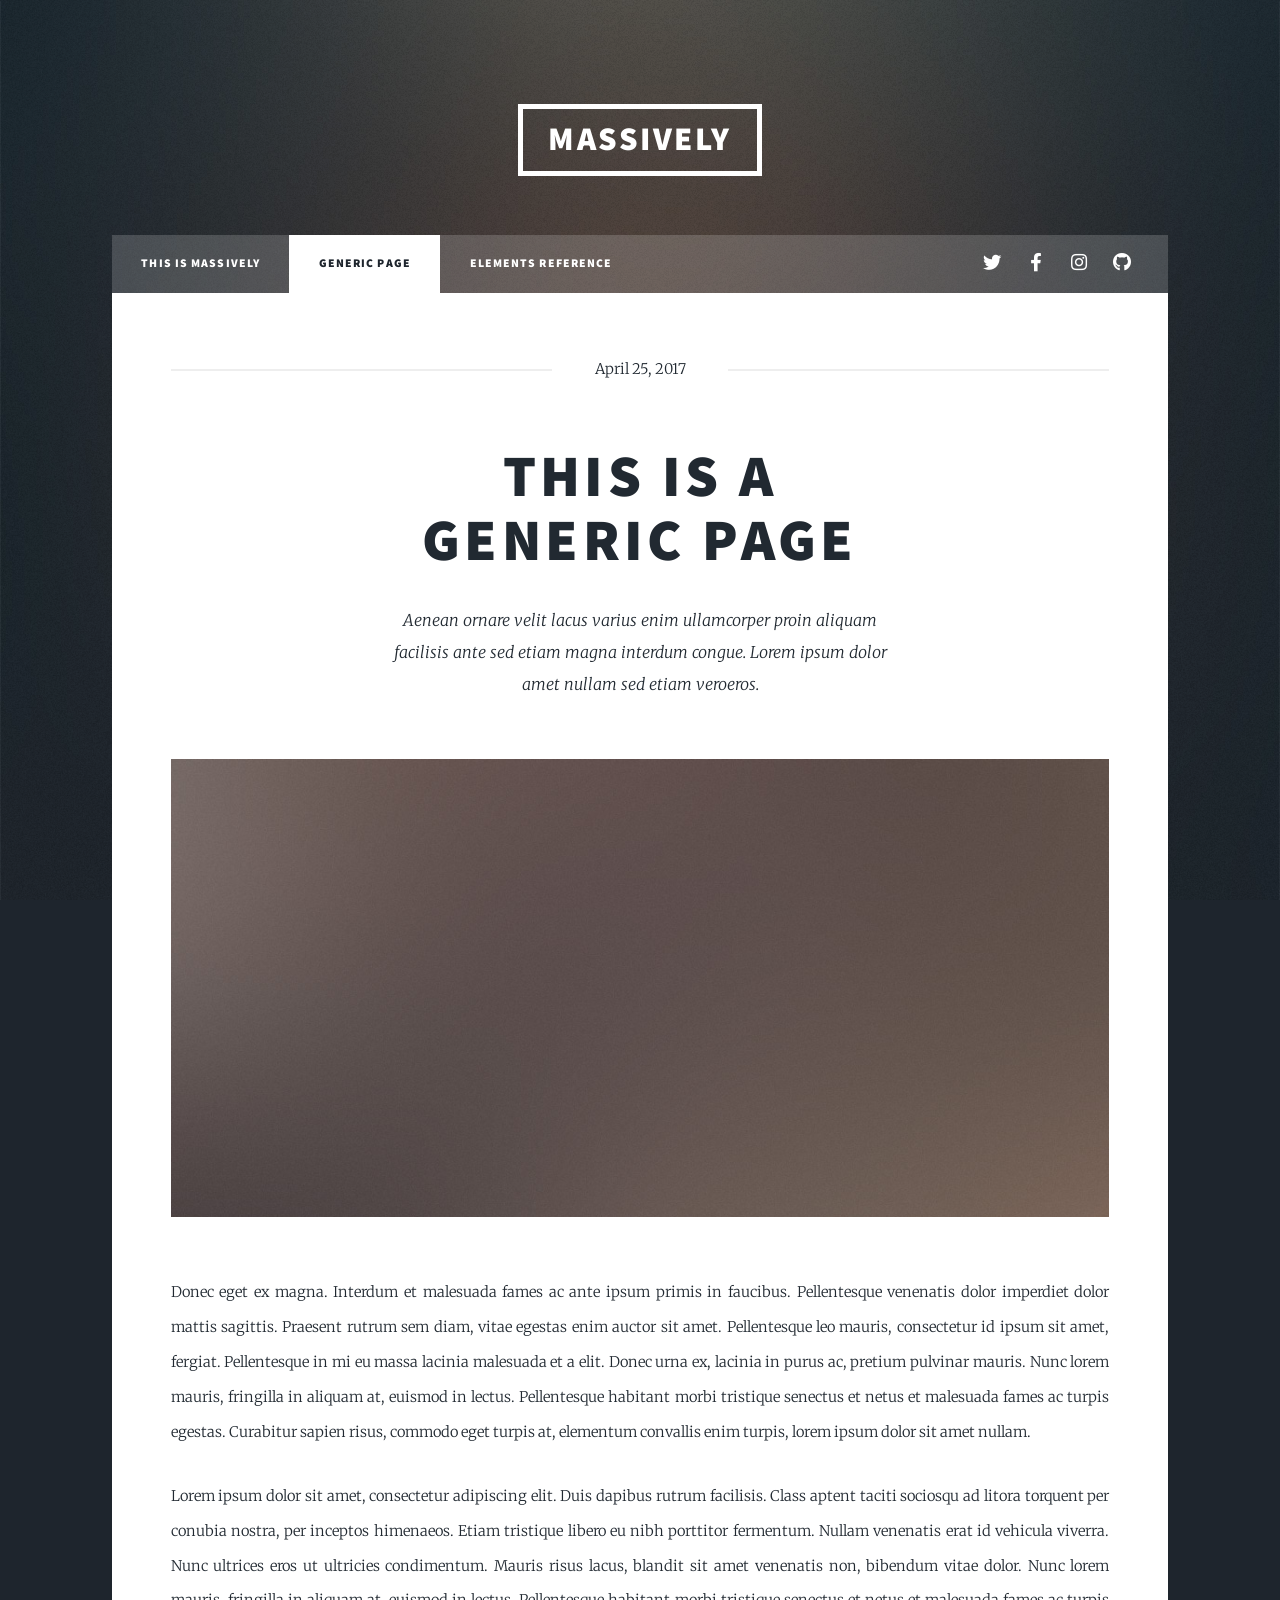
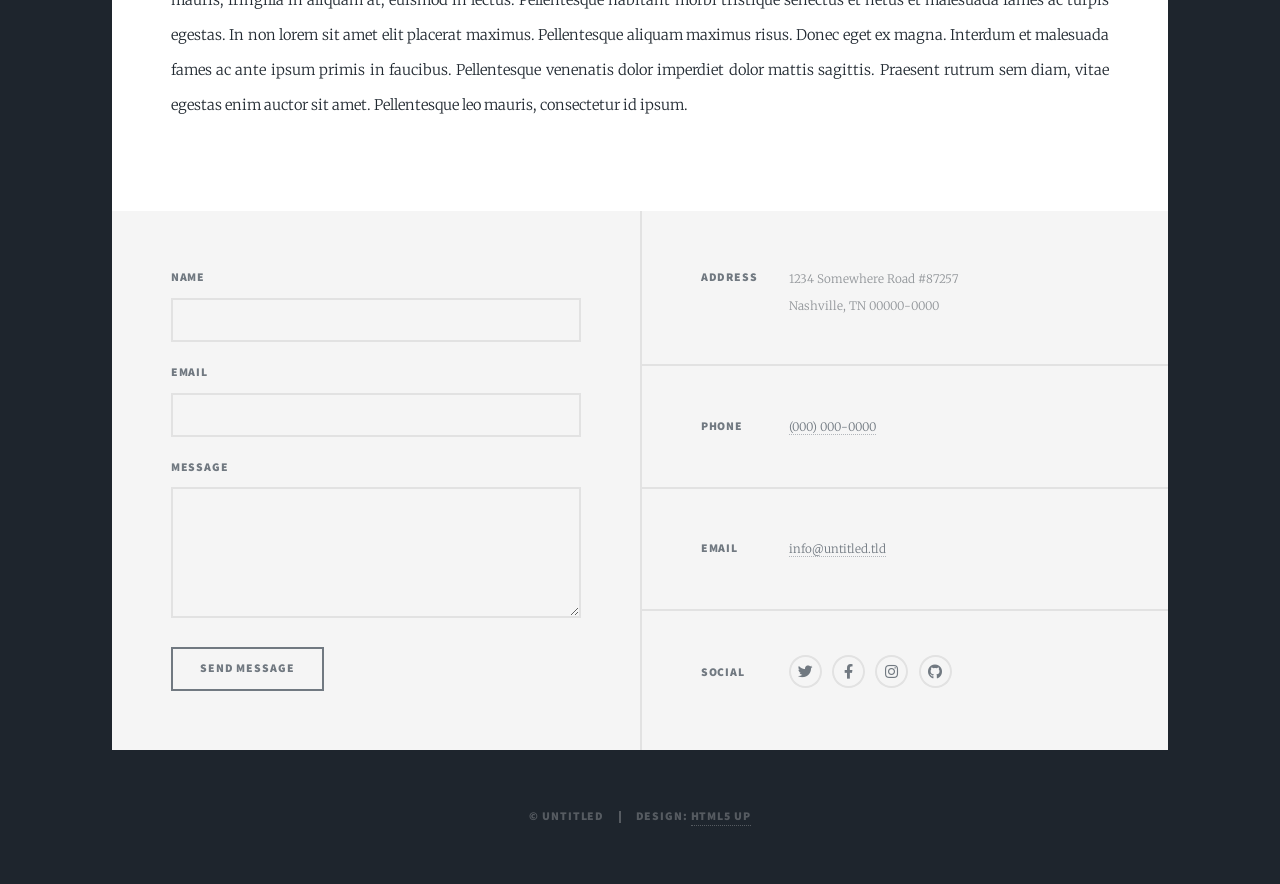
<file: generic.html>
<!DOCTYPE HTML>
<!--
	Massively by HTML5 UP
	html5up.net | @ajlkn
	Free for personal and commercial use under the CCA 3.0 license (html5up.net/license)
-->
<html>
	<head>
		<title>Generic Page - Massively by HTML5 UP</title>
		<meta charset="utf-8" />
		<meta name="viewport" content="width=device-width, initial-scale=1, user-scalable=no" />
		<link rel="stylesheet" href="assets/css/main.css" />
		<noscript><link rel="stylesheet" href="assets/css/noscript.css" /></noscript>
	</head>
	<body class="is-preload">

		<!-- Wrapper -->
			<div id="wrapper">

				<!-- Header -->
					<header id="header">
						<a href="index.html" class="logo">Massively</a>
					</header>

				<!-- Nav -->
					<nav id="nav">
						<ul class="links">
							<li><a href="index.html">This is Massively</a></li>
							<li class="active"><a href="generic.html">Generic Page</a></li>
							<li><a href="elements.html">Elements Reference</a></li>
						</ul>
						<ul class="icons">
							<li><a href="#" class="icon brands fa-twitter"><span class="label">Twitter</span></a></li>
							<li><a href="#" class="icon brands fa-facebook-f"><span class="label">Facebook</span></a></li>
							<li><a href="#" class="icon brands fa-instagram"><span class="label">Instagram</span></a></li>
							<li><a href="#" class="icon brands fa-github"><span class="label">GitHub</span></a></li>
						</ul>
					</nav>

				<!-- Main -->
					<div id="main">

						<!-- Post -->
							<section class="post">
								<header class="major">
									<span class="date">April 25, 2017</span>
									<h1>This is a<br />
									Generic Page</h1>
									<p>Aenean ornare velit lacus varius enim ullamcorper proin aliquam<br />
									facilisis ante sed etiam magna interdum congue. Lorem ipsum dolor<br />
									amet nullam sed etiam veroeros.</p>
								</header>
								<div class="image main"><img src="images/pic01.jpg" alt="" /></div>
								<p>Donec eget ex magna. Interdum et malesuada fames ac ante ipsum primis in faucibus. Pellentesque venenatis dolor imperdiet dolor mattis sagittis. Praesent rutrum sem diam, vitae egestas enim auctor sit amet. Pellentesque leo mauris, consectetur id ipsum sit amet, fergiat. Pellentesque in mi eu massa lacinia malesuada et a elit. Donec urna ex, lacinia in purus ac, pretium pulvinar mauris. Nunc lorem mauris, fringilla in aliquam at, euismod in lectus. Pellentesque habitant morbi tristique senectus et netus et malesuada fames ac turpis egestas. Curabitur sapien risus, commodo eget turpis at, elementum convallis enim turpis, lorem ipsum dolor sit amet nullam.</p>
								<p>Lorem ipsum dolor sit amet, consectetur adipiscing elit. Duis dapibus rutrum facilisis. Class aptent taciti sociosqu ad litora torquent per conubia nostra, per inceptos himenaeos. Etiam tristique libero eu nibh porttitor fermentum. Nullam venenatis erat id vehicula viverra. Nunc ultrices eros ut ultricies condimentum. Mauris risus lacus, blandit sit amet venenatis non, bibendum vitae dolor. Nunc lorem mauris, fringilla in aliquam at, euismod in lectus. Pellentesque habitant morbi tristique senectus et netus et malesuada fames ac turpis egestas. In non lorem sit amet elit placerat maximus. Pellentesque aliquam maximus risus. Donec eget ex magna. Interdum et malesuada fames ac ante ipsum primis in faucibus. Pellentesque venenatis dolor imperdiet dolor mattis sagittis. Praesent rutrum sem diam, vitae egestas enim auctor sit amet. Pellentesque leo mauris, consectetur id ipsum.</p>
							</section>

					</div>

				<!-- Footer -->
					<footer id="footer">
						<section>
							<form method="post" action="#">
								<div class="fields">
									<div class="field">
										<label for="name">Name</label>
										<input type="text" name="name" id="name" />
									</div>
									<div class="field">
										<label for="email">Email</label>
										<input type="text" name="email" id="email" />
									</div>
									<div class="field">
										<label for="message">Message</label>
										<textarea name="message" id="message" rows="3"></textarea>
									</div>
								</div>
								<ul class="actions">
									<li><input type="submit" value="Send Message" /></li>
								</ul>
							</form>
						</section>
						<section class="split contact">
							<section class="alt">
								<h3>Address</h3>
								<p>1234 Somewhere Road #87257<br />
								Nashville, TN 00000-0000</p>
							</section>
							<section>
								<h3>Phone</h3>
								<p><a href="#">(000) 000-0000</a></p>
							</section>
							<section>
								<h3>Email</h3>
								<p><a href="#">info@untitled.tld</a></p>
							</section>
							<section>
								<h3>Social</h3>
								<ul class="icons alt">
									<li><a href="#" class="icon brands alt fa-twitter"><span class="label">Twitter</span></a></li>
									<li><a href="#" class="icon brands alt fa-facebook-f"><span class="label">Facebook</span></a></li>
									<li><a href="#" class="icon brands alt fa-instagram"><span class="label">Instagram</span></a></li>
									<li><a href="#" class="icon brands alt fa-github"><span class="label">GitHub</span></a></li>
								</ul>
							</section>
						</section>
					</footer>

				<!-- Copyright -->
					<div id="copyright">
						<ul><li>&copy; Untitled</li><li>Design: <a href="https://html5up.net">HTML5 UP</a></li></ul>
					</div>

			</div>

		<!-- Scripts -->
			<script src="assets/js/jquery.min.js"></script>
			<script src="assets/js/jquery.scrollex.min.js"></script>
			<script src="assets/js/jquery.scrolly.min.js"></script>
			<script src="assets/js/browser.min.js"></script>
			<script src="assets/js/breakpoints.min.js"></script>
			<script src="assets/js/util.js"></script>
			<script src="assets/js/main.js"></script>

	</body>
</html>
</file>
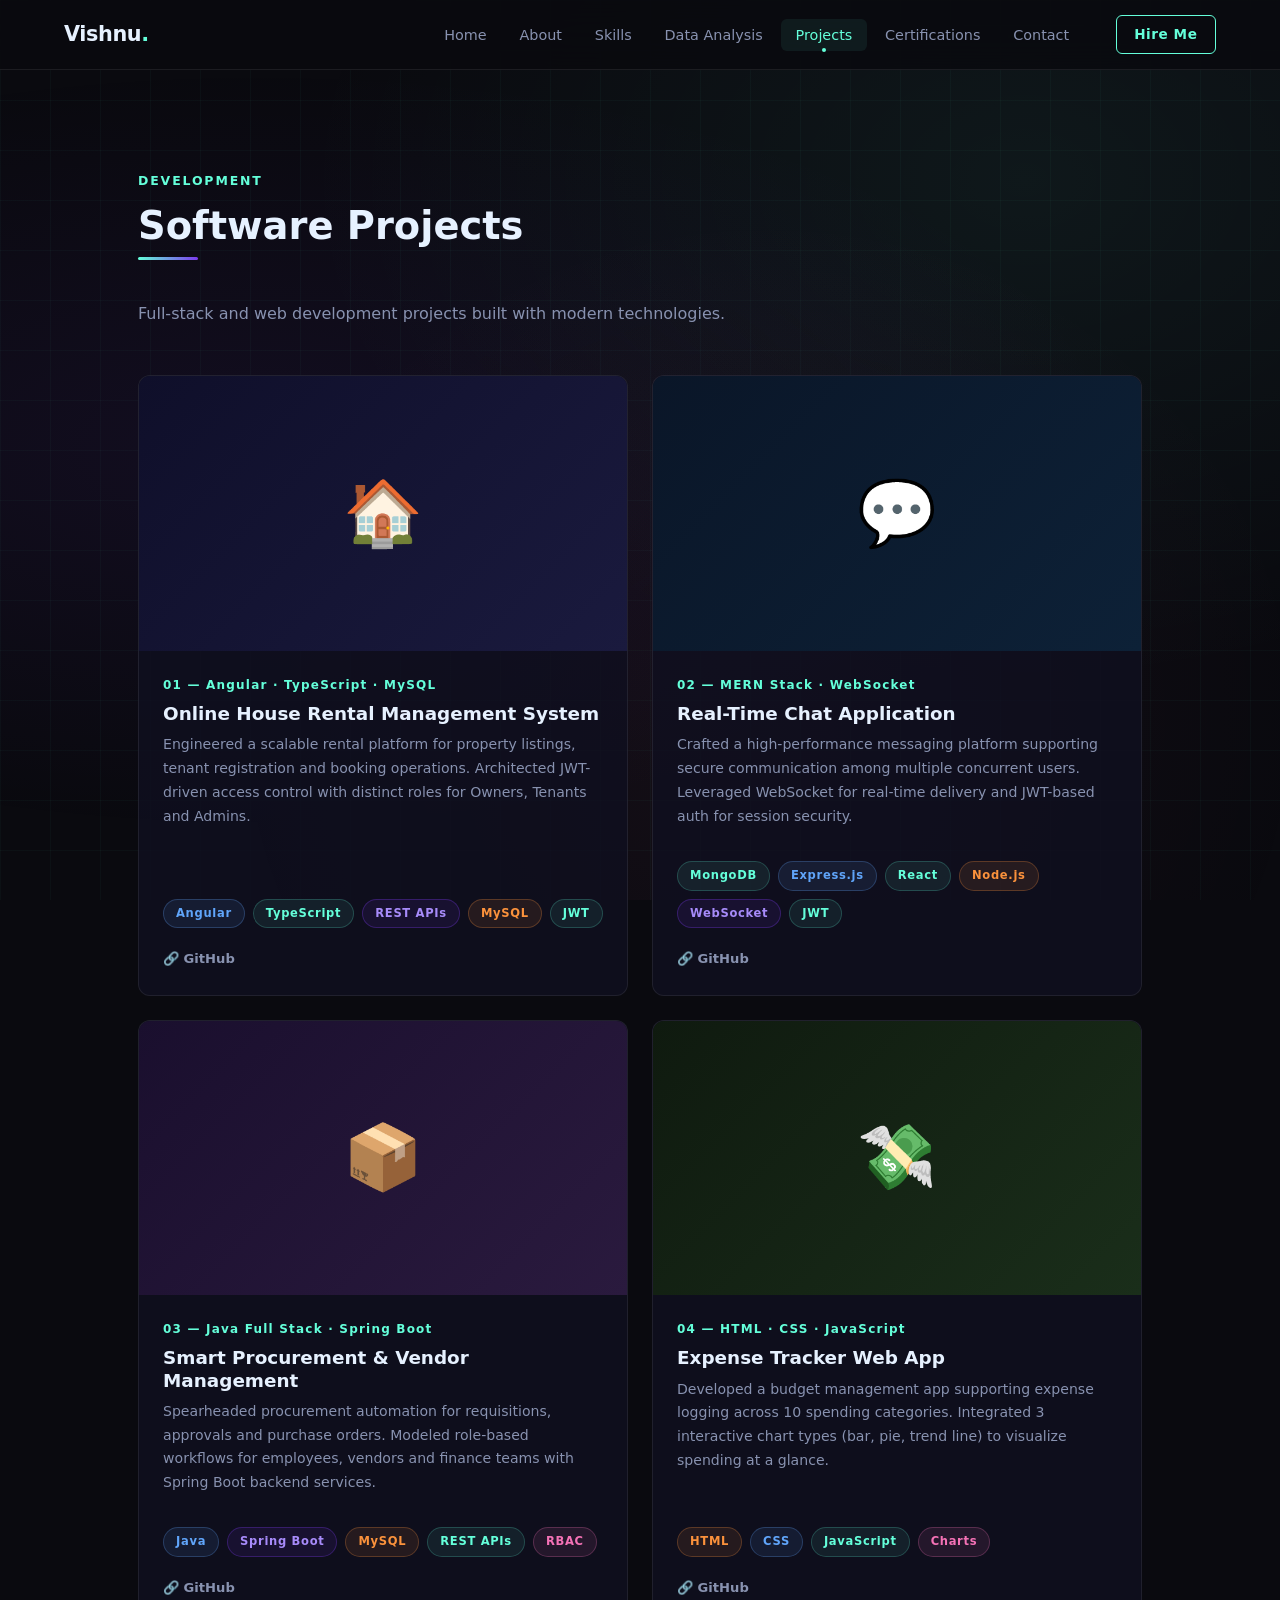
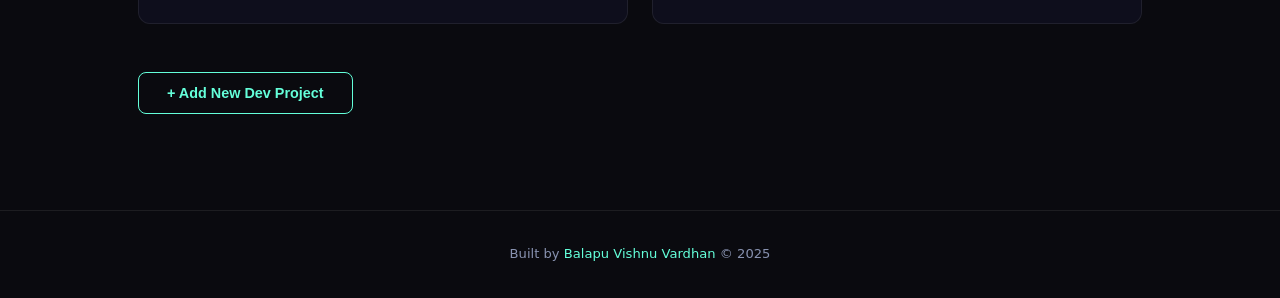
<file: projects.html>
<!DOCTYPE html>
<html lang="en">
<head>
  <meta charset="UTF-8"/>
  <meta name="viewport" content="width=device-width,initial-scale=1"/>
  <title>Projects | Vishnu Vardhan</title>
  <link rel="stylesheet" href="style.css"/>
</head>
<body>
<div id="nav-placeholder"></div>
<div class="page">
  <div class="container">
    <section class="section">
      <span class="section-tag">Development</span>
      <h2 class="section-title">Software Projects</h2>
      <div class="section-line"></div>
      <p style="max-width:600px; margin-bottom:3rem;">Full-stack and web development projects built with modern technologies.</p>

      <div class="grid-2" id="dev-grid">

        <!-- Project 1 -->
        <div class="project-card">
          <div class="project-img" style="background:linear-gradient(135deg,#0f0f2a,#1a1a3e);display:flex;align-items:center;justify-content:center;min-height:180px;">
            <span style="font-size:4rem;">🏠</span>
          </div>
          <div class="project-body">
            <div class="project-number">01 — Angular · TypeScript · MySQL</div>
            <h3>Online House Rental Management System</h3>
            <p>Engineered a scalable rental platform for property listings, tenant registration and booking operations. Architected JWT-driven access control with distinct roles for Owners, Tenants and Admins.</p>
            <div class="tags">
              <span class="tag blue">Angular</span><span class="tag">TypeScript</span>
              <span class="tag purple">REST APIs</span><span class="tag orange">MySQL</span>
              <span class="tag">JWT</span>
            </div>
            <div class="project-links">
              <a href="https://github.com/vishnuvardhan999-hub" target="_blank">🔗 GitHub</a>
            </div>
          </div>
        </div>

        <!-- Project 2 -->
        <div class="project-card">
          <div class="project-img" style="background:linear-gradient(135deg,#0a1628,#0d2137);display:flex;align-items:center;justify-content:center;min-height:180px;">
            <span style="font-size:4rem;">💬</span>
          </div>
          <div class="project-body">
            <div class="project-number">02 — MERN Stack · WebSocket</div>
            <h3>Real-Time Chat Application</h3>
            <p>Crafted a high-performance messaging platform supporting secure communication among multiple concurrent users. Leveraged WebSocket for real-time delivery and JWT-based auth for session security.</p>
            <div class="tags">
              <span class="tag">MongoDB</span><span class="tag blue">Express.js</span>
              <span class="tag">React</span><span class="tag orange">Node.js</span>
              <span class="tag purple">WebSocket</span><span class="tag">JWT</span>
            </div>
            <div class="project-links">
              <a href="https://github.com/vishnuvardhan999-hub" target="_blank">🔗 GitHub</a>
            </div>
          </div>
        </div>

        <!-- Project 3 -->
        <div class="project-card">
          <div class="project-img" style="background:linear-gradient(135deg,#1a0f2e,#2a1a3e);display:flex;align-items:center;justify-content:center;min-height:180px;">
            <span style="font-size:4rem;">📦</span>
          </div>
          <div class="project-body">
            <div class="project-number">03 — Java Full Stack · Spring Boot</div>
            <h3>Smart Procurement &amp; Vendor Management</h3>
            <p>Spearheaded procurement automation for requisitions, approvals and purchase orders. Modeled role-based workflows for employees, vendors and finance teams with Spring Boot backend services.</p>
            <div class="tags">
              <span class="tag blue">Java</span><span class="tag purple">Spring Boot</span>
              <span class="tag orange">MySQL</span><span class="tag">REST APIs</span>
              <span class="tag pink">RBAC</span>
            </div>
            <div class="project-links">
              <a href="https://github.com/vishnuvardhan999-hub" target="_blank">🔗 GitHub</a>
            </div>
          </div>
        </div>

        <!-- Project 4 -->
        <div class="project-card">
          <div class="project-img" style="background:linear-gradient(135deg,#0f1a0f,#1a2e1a);display:flex;align-items:center;justify-content:center;min-height:180px;">
            <span style="font-size:4rem;">💸</span>
          </div>
          <div class="project-body">
            <div class="project-number">04 — HTML · CSS · JavaScript</div>
            <h3>Expense Tracker Web App</h3>
            <p>Developed a budget management app supporting expense logging across 10 spending categories. Integrated 3 interactive chart types (bar, pie, trend line) to visualize spending at a glance.</p>
            <div class="tags">
              <span class="tag orange">HTML</span><span class="tag blue">CSS</span>
              <span class="tag">JavaScript</span><span class="tag pink">Charts</span>
            </div>
            <div class="project-links">
              <a href="https://github.com/vishnuvardhan999-hub" target="_blank">🔗 GitHub</a>
            </div>
          </div>
        </div>

      </div>

      <!-- Dynamic Add Dev Project -->
      <div style="margin-top:3rem;">
        <button class="btn btn-outline" onclick="document.getElementById('dev-add').style.display=document.getElementById('dev-add').style.display==='none'?'block':'none'">
          + Add New Dev Project
        </button>
        <div id="dev-add" style="display:none;">
          <div id="add-panel" style="margin-top:1.25rem;">
            <h3>New Development Project</h3>
            <div class="form-group"><label>Title *</label><input type="text" id="dev-title" placeholder="e.g. E-Commerce Platform"/></div>
            <div class="form-group"><label>Tech Stack *</label><input type="text" id="dev-tag" placeholder="e.g. React · Node.js · MongoDB"/></div>
            <div class="form-group"><label>Description *</label><textarea id="dev-desc" rows="3" placeholder="What did you build and what are the key features?"></textarea></div>
            <div class="form-group"><label>GitHub Link *</label><input type="url" id="dev-link" placeholder="https://github.com/..."/></div>
            <div class="form-group"><label>Emoji Icon</label><input type="text" id="dev-emoji" placeholder="e.g. 🚀" maxlength="4"/></div>
            <button class="btn btn-primary" onclick="addDevProject()">Add Project</button>
            <div class="success-msg" id="dev-success">✅ Project added!</div>
          </div>
        </div>
      </div>

    </section>
  </div>
</div>
<footer><p>Built by <span>Balapu Vishnu Vardhan</span> &copy; 2025</p></footer>
<script src="nav.js"></script>
<script>
  var saved = JSON.parse(localStorage.getItem('dev_projects') || '[]');
  saved.forEach(renderDev);

  function addDevProject() {
    var p = {
      title: document.getElementById('dev-title').value.trim(),
      tag:   document.getElementById('dev-tag').value.trim(),
      desc:  document.getElementById('dev-desc').value.trim(),
      link:  document.getElementById('dev-link').value.trim(),
      emoji: document.getElementById('dev-emoji').value.trim() || '💻',
      num:   '0' + (document.querySelectorAll('#dev-grid .project-card').length + 1) + ' — Custom',
    };
    if (!p.title || !p.tag || !p.desc || !p.link) { alert('Fill all required fields.'); return; }
    saved.push(p);
    localStorage.setItem('dev_projects', JSON.stringify(saved));
    renderDev(p);
    ['dev-title','dev-tag','dev-desc','dev-link','dev-emoji'].forEach(function(id){ document.getElementById(id).value=''; });
    var s = document.getElementById('dev-success');
    s.style.display = 'block';
    setTimeout(function(){ s.style.display = 'none'; }, 3000);
  }

  function renderDev(p) {
    var card = document.createElement('div');
    card.className = 'project-card';
    card.innerHTML =
      '<div class="project-img" style="background:linear-gradient(135deg,var(--bg2),var(--bg3));display:flex;align-items:center;justify-content:center;min-height:180px;">' +
        '<span style="font-size:4rem;">' + esc(p.emoji) + '</span>' +
      '</div>' +
      '<div class="project-body">' +
        '<div class="project-number">' + esc(p.num) + '</div>' +
        '<h3>' + esc(p.title) + '</h3>' +
        '<p>' + esc(p.desc) + '</p>' +
        '<div class="tags"><span class="tag">' + esc(p.tag) + '</span></div>' +
        '<div class="project-links"><a href="' + esc(p.link) + '" target="_blank">🔗 GitHub</a></div>' +
      '</div>';
    document.getElementById('dev-grid').appendChild(card);
  }

  function esc(s){ return String(s||'').replace(/&/g,'&amp;').replace(/</g,'&lt;').replace(/>/g,'&gt;').replace(/"/g,'&quot;'); }
</script>
</body>
</html>
</file>
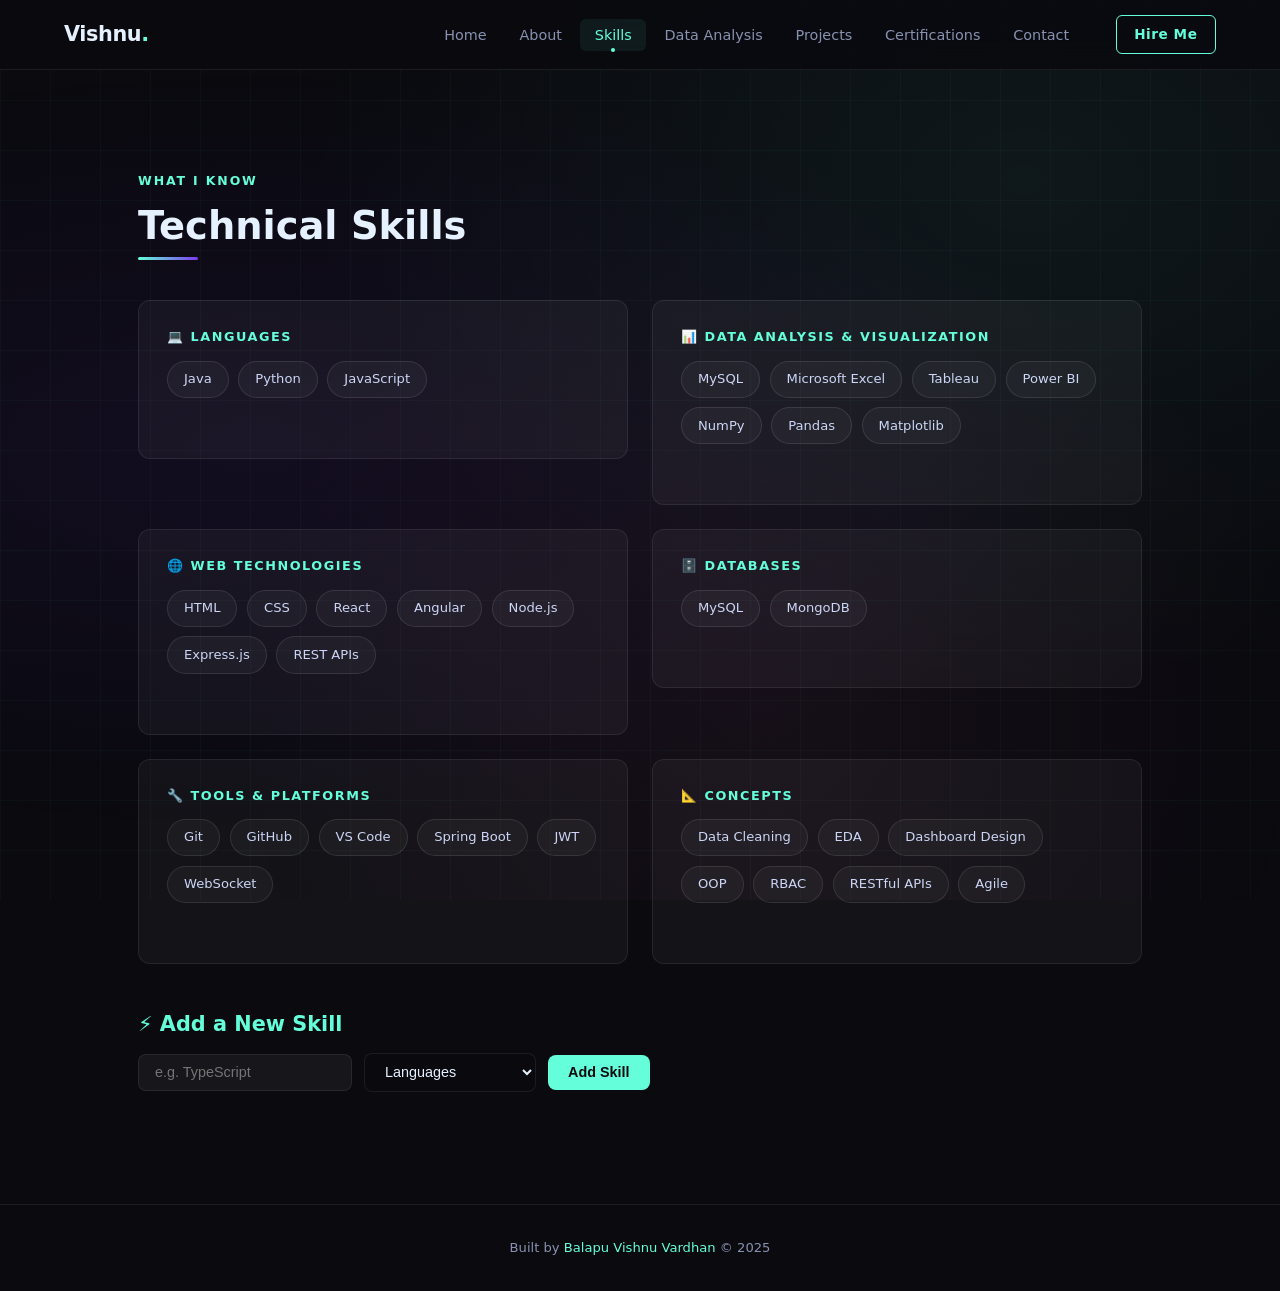
<file: skills.html>
<!DOCTYPE html>
<html lang="en">
<head>
  <meta charset="UTF-8"/>
  <meta name="viewport" content="width=device-width,initial-scale=1"/>
  <title>Skills | Vishnu Vardhan</title>
  <link rel="stylesheet" href="style.css"/>
</head>
<body>
<div id="nav-placeholder"></div>
<div class="page">
  <div class="container">
    <section class="section">
      <span class="section-tag">What I Know</span>
      <h2 class="section-title">Technical Skills</h2>
      <div class="section-line"></div>

      <div class="grid-2" style="gap:1.5rem; align-items:start;">

        <div class="card">
          <div class="skill-group">
            <h4>💻 Languages</h4>
            <div class="skill-pills">
              <span class="skill-pill">Java</span>
              <span class="skill-pill">Python</span>
              <span class="skill-pill">JavaScript</span>
            </div>
          </div>
        </div>

        <div class="card">
          <div class="skill-group">
            <h4>📊 Data Analysis &amp; Visualization</h4>
            <div class="skill-pills">
              <span class="skill-pill">MySQL</span>
              <span class="skill-pill">Microsoft Excel</span>
              <span class="skill-pill">Tableau</span>
              <span class="skill-pill">Power BI</span>
              <span class="skill-pill">NumPy</span>
              <span class="skill-pill">Pandas</span>
              <span class="skill-pill">Matplotlib</span>
            </div>
          </div>
        </div>

        <div class="card">
          <div class="skill-group">
            <h4>🌐 Web Technologies</h4>
            <div class="skill-pills">
              <span class="skill-pill">HTML</span>
              <span class="skill-pill">CSS</span>
              <span class="skill-pill">React</span>
              <span class="skill-pill">Angular</span>
              <span class="skill-pill">Node.js</span>
              <span class="skill-pill">Express.js</span>
              <span class="skill-pill">REST APIs</span>
            </div>
          </div>
        </div>

        <div class="card">
          <div class="skill-group">
            <h4>🗄️ Databases</h4>
            <div class="skill-pills">
              <span class="skill-pill">MySQL</span>
              <span class="skill-pill">MongoDB</span>
            </div>
          </div>
        </div>

        <div class="card">
          <div class="skill-group">
            <h4>🔧 Tools &amp; Platforms</h4>
            <div class="skill-pills">
              <span class="skill-pill">Git</span>
              <span class="skill-pill">GitHub</span>
              <span class="skill-pill">VS Code</span>
              <span class="skill-pill">Spring Boot</span>
              <span class="skill-pill">JWT</span>
              <span class="skill-pill">WebSocket</span>
            </div>
          </div>
        </div>

        <div class="card">
          <div class="skill-group">
            <h4>📐 Concepts</h4>
            <div class="skill-pills">
              <span class="skill-pill">Data Cleaning</span>
              <span class="skill-pill">EDA</span>
              <span class="skill-pill">Dashboard Design</span>
              <span class="skill-pill">OOP</span>
              <span class="skill-pill">RBAC</span>
              <span class="skill-pill">RESTful APIs</span>
              <span class="skill-pill">Agile</span>
            </div>
          </div>
        </div>

      </div>

      <!-- Add new skill -->
      <div style="margin-top:3rem;">
        <h3 style="color:var(--accent); margin-bottom:1rem;">⚡ Add a New Skill</h3>
        <div id="add-skill-panel" style="display:flex; gap:0.75rem; flex-wrap:wrap; align-items:center;">
          <input id="skill-input" type="text" placeholder="e.g. TypeScript" style="padding:0.6rem 1rem; background:rgba(255,255,255,0.05); border:1px solid var(--border); border-radius:8px; color:var(--white); font-size:0.9rem; min-width:200px;"/>
          <select id="skill-cat" style="padding:0.6rem 1rem; background:rgba(10,10,15,0.9); border:1px solid var(--border); border-radius:8px; color:var(--white); font-size:0.9rem;">
            <option value="languages">Languages</option>
            <option value="data">Data Analysis</option>
            <option value="web">Web Technologies</option>
            <option value="db">Databases</option>
            <option value="tools">Tools</option>
          </select>
          <button class="btn btn-primary" onclick="addSkill()" style="padding:0.6rem 1.25rem;">Add Skill</button>
        </div>
        <div id="extra-skills" style="margin-top:1rem; display:flex; flex-wrap:wrap; gap:0.6rem;"></div>
      </div>

    </section>
  </div>
</div>
<footer><p>Built by <span>Balapu Vishnu Vardhan</span> &copy; 2025</p></footer>
<script src="nav.js"></script>
<script>
  // Load saved skills
  var saved = JSON.parse(localStorage.getItem('extra_skills') || '[]');
  saved.forEach(renderSkill);

  function addSkill() {
    var val = document.getElementById('skill-input').value.trim();
    if (!val) return;
    var cat = document.getElementById('skill-cat').value;
    var skill = { name: val, cat: cat };
    saved.push(skill);
    localStorage.setItem('extra_skills', JSON.stringify(saved));
    renderSkill(skill);
    document.getElementById('skill-input').value = '';
  }

  function renderSkill(s) {
    var span = document.createElement('span');
    span.className = 'skill-pill';
    span.textContent = s.name;
    document.getElementById('extra-skills').appendChild(span);
  }
</script>
</body>
</html>
</file>
<file: style.css>
/* ═══════════════════════════════════════════
   VISHNU VARDHAN PORTFOLIO — GLOBAL STYLES
   Dark theme • Glassmorphism • Modern 2025
   ═══════════════════════════════════════════ */

*, *::before, *::after { box-sizing: border-box; margin: 0; padding: 0; }

:root {
  --bg:        #0a0a0f;
  --bg2:       #0f0f1a;
  --bg3:       #14141f;
  --glass:     rgba(255,255,255,0.04);
  --border:    rgba(255,255,255,0.08);
  --accent:    #64ffda;
  --accent2:   #7c3aed;
  --accent3:   #f472b6;
  --text:      #ccd6f6;
  --muted:     #8892b0;
  --white:     #e6f1ff;
  --card-bg:   rgba(16,16,32,0.8);
  --nav-h:     70px;
  --radius:    12px;
  --shadow:    0 8px 32px rgba(0,0,0,0.4);
  --transition: all 0.3s cubic-bezier(0.4,0,0.2,1);
}

html { scroll-behavior: smooth; font-size: 16px; }

body {
  background: var(--bg);
  color: var(--text);
  font-family: 'Segoe UI', system-ui, -apple-system, sans-serif;
  line-height: 1.7;
  min-height: 100vh;
  overflow-x: hidden;
}

/* ── BACKGROUND GRID ── */
body::before {
  content: '';
  position: fixed; inset: 0; z-index: -1;
  background-image:
    linear-gradient(rgba(100,255,218,0.03) 1px, transparent 1px),
    linear-gradient(90deg, rgba(100,255,218,0.03) 1px, transparent 1px);
  background-size: 50px 50px;
}

/* ── NOISE TEXTURE OVERLAY ── */
body::after {
  content: '';
  position: fixed; inset: 0; z-index: -1;
  background: radial-gradient(ellipse at 20% 50%, rgba(124,58,237,0.08) 0%, transparent 60%),
              radial-gradient(ellipse at 80% 20%, rgba(100,255,218,0.06) 0%, transparent 50%),
              radial-gradient(ellipse at 60% 80%, rgba(244,114,182,0.05) 0%, transparent 50%);
}

/* ── SCROLLBAR ── */
::-webkit-scrollbar { width: 6px; }
::-webkit-scrollbar-track { background: var(--bg); }
::-webkit-scrollbar-thumb { background: var(--accent2); border-radius: 3px; }

/* ── TYPOGRAPHY ── */
h1,h2,h3,h4,h5 { color: var(--white); font-weight: 700; line-height: 1.2; }
h1 { font-size: clamp(2.5rem, 6vw, 4.5rem); letter-spacing: -0.02em; }
h2 { font-size: clamp(1.8rem, 4vw, 2.8rem); }
h3 { font-size: 1.3rem; }
h4 { font-size: 1rem; }
p  { color: var(--muted); margin-bottom: 1rem; }
a  { color: var(--accent); text-decoration: none; transition: var(--transition); }
a:hover { color: var(--white); }

/* ── NAVBAR ── */
nav.navbar {
  position: fixed; top: 0; left: 0; right: 0;
  height: var(--nav-h); z-index: 1000;
  background: rgba(10,10,15,0.85);
  backdrop-filter: blur(20px);
  border-bottom: 1px solid var(--border);
  display: flex; align-items: center;
  padding: 0 clamp(1.5rem, 5vw, 4rem);
  gap: 2rem;
}

nav.navbar .logo {
  font-size: 1.3rem; font-weight: 800;
  color: var(--white); white-space: nowrap;
  letter-spacing: -0.02em; margin-right: auto;
}
nav.navbar .logo span { color: var(--accent); }

nav.navbar ul {
  list-style: none; display: flex; gap: 0.25rem; align-items: center;
}
nav.navbar ul li a {
  color: var(--muted); font-size: 0.9rem; font-weight: 500;
  padding: 0.5rem 0.9rem; border-radius: 6px;
  transition: var(--transition); position: relative;
}
nav.navbar ul li a:hover,
nav.navbar ul li a.active {
  color: var(--accent); background: rgba(100,255,218,0.07);
}
nav.navbar ul li a.active::after {
  content: ''; position: absolute;
  bottom: -1px; left: 50%; transform: translateX(-50%);
  width: 4px; height: 4px; border-radius: 50%; background: var(--accent);
}

/* ── RESUME BUTTON ── */
.btn-resume {
  border: 1px solid var(--accent); color: var(--accent);
  padding: 0.45rem 1.1rem; border-radius: 6px; font-size: 0.85rem;
  font-weight: 600; letter-spacing: 0.04em;
  transition: var(--transition); white-space: nowrap;
}
.btn-resume:hover { background: rgba(100,255,218,0.1); color: var(--accent); }

/* ── HAMBURGER ── */
.hamburger { display: none; flex-direction: column; gap: 5px; cursor: pointer; padding: 5px; }
.hamburger span { display: block; width: 24px; height: 2px; background: var(--muted); border-radius: 2px; transition: var(--transition); }

/* ── PAGE WRAPPER ── */
.page { padding-top: var(--nav-h); min-height: 100vh; }

/* ── CONTAINER ── */
.container { max-width: 1100px; margin: 0 auto; padding: 0 clamp(1.5rem, 5vw, 3rem); }

/* ── SECTION ── */
.section { padding: 6rem 0; }
.section-tag {
  display: inline-block; color: var(--accent);
  font-size: 0.78rem; font-weight: 700; letter-spacing: 0.15em;
  text-transform: uppercase; margin-bottom: 0.75rem;
}
.section-title {
  font-size: clamp(1.8rem, 3vw, 2.5rem);
  margin-bottom: 0.5rem;
}
.section-line {
  width: 60px; height: 3px;
  background: linear-gradient(90deg, var(--accent), var(--accent2));
  border-radius: 2px; margin-bottom: 2.5rem;
}

/* ── GLASS CARD ── */
.card {
  background: var(--glass);
  border: 1px solid var(--border);
  border-radius: var(--radius);
  padding: 1.75rem;
  backdrop-filter: blur(10px);
  transition: var(--transition);
  position: relative; overflow: hidden;
}
.card::before {
  content: ''; position: absolute;
  inset: 0; border-radius: var(--radius);
  background: linear-gradient(135deg, rgba(100,255,218,0.04), transparent);
  opacity: 0; transition: var(--transition);
}
.card:hover { border-color: rgba(100,255,218,0.25); transform: translateY(-4px); box-shadow: 0 20px 40px rgba(0,0,0,0.3); }
.card:hover::before { opacity: 1; }

/* ── GRID ── */
.grid-2 { display: grid; grid-template-columns: repeat(auto-fit, minmax(320px, 1fr)); gap: 1.5rem; }
.grid-3 { display: grid; grid-template-columns: repeat(auto-fit, minmax(260px, 1fr)); gap: 1.25rem; }

/* ── TAG CHIPS ── */
.tags { display: flex; flex-wrap: wrap; gap: 0.5rem; margin-top: 1rem; }
.tag {
  font-size: 0.72rem; font-weight: 600; letter-spacing: 0.06em;
  padding: 0.25rem 0.75rem; border-radius: 50px;
  background: rgba(100,255,218,0.08); color: var(--accent);
  border: 1px solid rgba(100,255,218,0.2);
}
.tag.purple { background: rgba(124,58,237,0.1); color: #a78bfa; border-color: rgba(124,58,237,0.3); }
.tag.pink   { background: rgba(244,114,182,0.1); color: var(--accent3); border-color: rgba(244,114,182,0.25); }
.tag.orange { background: rgba(251,146,60,0.1); color: #fb923c; border-color: rgba(251,146,60,0.25); }
.tag.blue   { background: rgba(96,165,250,0.1); color: #60a5fa; border-color: rgba(96,165,250,0.25); }

/* ── BUTTONS ── */
.btn {
  display: inline-flex; align-items: center; gap: 0.5rem;
  padding: 0.75rem 1.75rem; border-radius: 8px;
  font-size: 0.9rem; font-weight: 600; cursor: pointer;
  transition: var(--transition); border: none;
}
.btn-primary {
  background: var(--accent); color: var(--bg);
}
.btn-primary:hover { background: #4fd1c5; color: var(--bg); transform: translateY(-2px); box-shadow: 0 8px 20px rgba(100,255,218,0.25); }
.btn-outline {
  background: transparent; color: var(--accent);
  border: 1px solid var(--accent);
}
.btn-outline:hover { background: rgba(100,255,218,0.08); color: var(--accent); transform: translateY(-2px); }

/* ── STAT BOX ── */
.stat-box {
  text-align: center; padding: 1.5rem;
  border: 1px solid var(--border); border-radius: var(--radius);
  background: var(--glass);
}
.stat-box .num { font-size: 2.2rem; font-weight: 800; color: var(--accent); display: block; }
.stat-box .lbl { font-size: 0.75rem; color: var(--muted); text-transform: uppercase; letter-spacing: 0.1em; }

/* ── TIMELINE ── */
.timeline { position: relative; padding-left: 2rem; }
.timeline::before { content: ''; position: absolute; left: 0; top: 0; bottom: 0; width: 2px; background: linear-gradient(to bottom, var(--accent), var(--accent2), transparent); }
.tl-item { position: relative; margin-bottom: 2.5rem; }
.tl-item::before { content: ''; position: absolute; left: -2.4rem; top: 0.4rem; width: 10px; height: 10px; border-radius: 50%; background: var(--accent); border: 2px solid var(--bg); box-shadow: 0 0 8px var(--accent); }
.tl-item h4 { color: var(--white); margin-bottom: 0.25rem; }
.tl-date { font-size: 0.78rem; color: var(--accent); font-weight: 600; letter-spacing: 0.05em; margin-bottom: 0.5rem; display: block; }
.tl-item p { font-size: 0.9rem; margin: 0; }

/* ── SKILL BAR ── */
.skill-group { margin-bottom: 2rem; }
.skill-group h4 { color: var(--accent); font-size: 0.8rem; letter-spacing: 0.12em; text-transform: uppercase; margin-bottom: 1rem; }
.skill-pills { display: flex; flex-wrap: wrap; gap: 0.6rem; }
.skill-pill {
  padding: 0.4rem 1rem; border-radius: 50px; font-size: 0.82rem; font-weight: 500;
  background: rgba(255,255,255,0.04); border: 1px solid rgba(255,255,255,0.1);
  color: var(--text); transition: var(--transition);
}
.skill-pill:hover { border-color: var(--accent); color: var(--accent); background: rgba(100,255,218,0.06); }

/* ── PROJECT CARD ── */
.project-card {
  background: var(--card-bg);
  border: 1px solid var(--border);
  border-radius: var(--radius);
  overflow: hidden;
  transition: var(--transition);
  display: flex; flex-direction: column;
}
.project-card:hover { border-color: rgba(100,255,218,0.3); transform: translateY(-6px); box-shadow: 0 24px 48px rgba(0,0,0,0.4); }
.project-img { width: 100%; aspect-ratio: 16/9; object-fit: cover; background: var(--bg3); }
.project-img svg { width: 100%; height: 100%; }
.project-body { padding: 1.5rem; flex: 1; display: flex; flex-direction: column; }
.project-body h3 { margin-bottom: 0.5rem; font-size: 1.15rem; }
.project-body p { font-size: 0.88rem; flex: 1; }
.project-links { display: flex; gap: 1rem; margin-top: 1.25rem; }
.project-links a { font-size: 0.82rem; font-weight: 600; color: var(--muted); display: flex; align-items: center; gap: 0.35rem; }
.project-links a:hover { color: var(--accent); }
.project-number { font-size: 0.75rem; color: var(--accent); font-weight: 700; letter-spacing: 0.1em; margin-bottom: 0.5rem; }

/* ── CERT CARD ── */
.cert-card { display: flex; align-items: flex-start; gap: 1rem; padding: 1.25rem; background: var(--glass); border: 1px solid var(--border); border-radius: var(--radius); transition: var(--transition); }
.cert-card:hover { border-color: rgba(100,255,218,0.25); }
.cert-icon { font-size: 1.8rem; flex-shrink: 0; }
.cert-card h4 { font-size: 0.95rem; margin-bottom: 0.15rem; }
.cert-card p { font-size: 0.8rem; margin: 0; }

/* ── CONTACT FORM ── */
.form-group { margin-bottom: 1.25rem; }
.form-group label { display: block; font-size: 0.82rem; color: var(--muted); margin-bottom: 0.4rem; letter-spacing: 0.05em; }
.form-group input,
.form-group textarea {
  width: 100%; padding: 0.75rem 1rem;
  background: rgba(255,255,255,0.04);
  border: 1px solid var(--border); border-radius: 8px;
  color: var(--white); font-size: 0.9rem; font-family: inherit;
  transition: var(--transition); outline: none;
}
.form-group input:focus,
.form-group textarea:focus { border-color: var(--accent); background: rgba(100,255,218,0.04); }
.form-group textarea { resize: vertical; min-height: 130px; }

/* ── ADD PROJECT PANEL ── */
#add-panel {
  background: rgba(100,255,218,0.03);
  border: 1px dashed rgba(100,255,218,0.3);
  border-radius: var(--radius); padding: 2rem; margin-top: 2rem;
}
#add-panel h3 { color: var(--accent); margin-bottom: 1.25rem; }
#add-panel select { background: rgba(255,255,255,0.04); color: var(--white); }
.success-msg { color: #4ade80; font-size: 0.85rem; margin-top: 0.75rem; display: none; }

/* ── FOOTER ── */
footer {
  border-top: 1px solid var(--border);
  padding: 2rem 0; text-align: center;
}
footer p { font-size: 0.82rem; color: var(--muted); margin: 0; }
footer span { color: var(--accent); }

/* ── PAGE TRANSITION ── */
.page { animation: fadeUp 0.5s ease both; }
@keyframes fadeUp {
  from { opacity: 0; transform: translateY(20px); }
  to   { opacity: 1; transform: translateY(0); }
}

/* ── GLOW ── */
.glow { text-shadow: 0 0 30px rgba(100,255,218,0.4); }

/* ── RESPONSIVE ── */
@media (max-width: 768px) {
  nav.navbar ul { display: none; flex-direction: column; position: fixed; top: var(--nav-h); left: 0; right: 0; background: rgba(10,10,15,0.98); border-bottom: 1px solid var(--border); padding: 1rem; gap: 0.25rem; }
  nav.navbar ul.open { display: flex; }
  .hamburger { display: flex; }
  .btn-resume { display: none; }
  h1 { font-size: 2.5rem; }
  .grid-2, .grid-3 { grid-template-columns: 1fr; }
  .section { padding: 4rem 0; }
}
</file>
<file: assets/css/main.css>
@import url(fontawesome-all.min.css);
@import url("https://fonts.googleapis.com/css?family=Merriweather:300,700,300italic,700italic|Source+Sans+Pro:900");

/*
	Massively by HTML5 UP
	html5up.net | @ajlkn
	Free for personal and commercial use under the CCA 3.0 license (html5up.net/license)
*/

html, body, div, span, applet, object,
iframe, h1, h2, h3, h4, h5, h6, p, blockquote,
pre, a, abbr, acronym, address, big, cite,
code, del, dfn, em, img, ins, kbd, q, s, samp,
small, strike, strong, sub, sup, tt, var, b,
u, i, center, dl, dt, dd, ol, ul, li, fieldset,
form, label, legend, table, caption, tbody,
tfoot, thead, tr, th, td, article, aside,
canvas, details, embed, figure, figcaption,
footer, header, hgroup, menu, nav, output, ruby,
section, summary, time, mark, audio, video {
	margin: 0;
	padding: 0;
	border: 0;
	font-size: 100%;
	font: inherit;
	vertical-align: baseline;}

article, aside, details, figcaption, figure,
footer, header, hgroup, menu, nav, section {
	display: block;}

body {
	line-height: 1;
}

ol, ul {
	list-style: none;
}

blockquote, q {
	quotes: none;
}

	blockquote:before, blockquote:after, q:before, q:after {
		content: '';
		content: none;
	}

table {
	border-collapse: collapse;
	border-spacing: 0;
}

body {
	-webkit-text-size-adjust: none;
}

mark {
	background-color: transparent;
	color: inherit;
}

input::-moz-focus-inner {
	border: 0;
	padding: 0;
}

input, select, textarea {
	-moz-appearance: none;
	-webkit-appearance: none;
	-ms-appearance: none;
	appearance: none;
}

/* Basic */

	@-ms-viewport {
		width: device-width;
	}

	body {
		-ms-overflow-style: scrollbar;
	}

	@media screen and (max-width: 480px) {

		html, body {
			min-width: 320px;
		}

	}

	html {
		box-sizing: border-box;
	}

	*, *:before, *:after {
		box-sizing: inherit;
	}

	body {
		background-color: #1e252d;
	}

		body.is-preload *, body.is-preload *:before, body.is-preload *:after {
			-moz-animation: none !important;
			-webkit-animation: none !important;
			-ms-animation: none !important;
			animation: none !important;
			-moz-transition: none !important;
			-webkit-transition: none !important;
			-ms-transition: none !important;
			transition: none !important;
		}

/* Type */

	html {
		font-size: 16pt;
	}

		@media screen and (max-width: 1680px) {

			html {
				font-size: 12pt;
			}

		}

		@media screen and (max-width: 1280px) {

			html {
				font-size: 11pt;
			}

		}

		@media screen and (max-width: 360px) {

			html {
				font-size: 10pt;
			}

		}

	body {
		color: #212931;
	}

	body, input, select, textarea {
		font-family: "Merriweather", Georgia, serif;
		font-weight: 300;
		font-size: 1rem;
		line-height: 2.375;
	}

	a {
		-moz-transition: color 0.2s ease-in-out, background-color 0.2s ease-in-out, border-color 0.2s ease-in-out, box-shadow 0.2s ease-in-out;
		-webkit-transition: color 0.2s ease-in-out, background-color 0.2s ease-in-out, border-color 0.2s ease-in-out, box-shadow 0.2s ease-in-out;
		-ms-transition: color 0.2s ease-in-out, background-color 0.2s ease-in-out, border-color 0.2s ease-in-out, box-shadow 0.2s ease-in-out;
		transition: color 0.2s ease-in-out, background-color 0.2s ease-in-out, border-color 0.2s ease-in-out, box-shadow 0.2s ease-in-out;
		border-bottom: dotted 1px;
		text-decoration: none;
	}

		a:hover {
			border-bottom-color: transparent;
		}

	strong, b {
		font-weight: 600;
	}

	em, i {
		font-style: italic;
	}

	p {
		text-align: justify;
		margin: 0 0 2rem 0;
	}

	h1, h2, h3, h4, h5, h6 {
		font-family: "Source Sans Pro", Helvetica, sans-serif;
		font-weight: 900;
		line-height: 1.5;
		letter-spacing: 0.075em;
		text-transform: uppercase;
		margin: 0 0 1rem 0;
	}

		h1 a, h2 a, h3 a, h4 a, h5 a, h6 a {
			border-bottom: 0;
			color: inherit;
			text-decoration: none;
		}

	h1 {
		font-size: 4rem;
		line-height: 1.1;
		margin: 0 0 2rem 0;
	}

	h2 {
		font-size: 1.75rem;
		line-height: 1.3;
		margin: 0 0 1.5rem 0;
	}

	h3 {
		font-size: 1.25rem;
		margin: 0 0 1.5rem 0;
	}

	h4 {
		font-size: 1rem;
	}

	h5 {
		font-size: 0.9rem;
	}

	h6 {
		font-size: 0.8rem;
	}

	sub {
		font-size: 0.8rem;
		position: relative;
		top: 0.5rem;
	}

	sup {
		font-size: 0.8rem;
		position: relative;
		top: -0.5rem;
	}

	blockquote {
		border-left: solid 4px;
		font-style: italic;
		margin: 0 0 2rem 0;
		padding: 0.5rem 0 0.5rem 2rem;
	}

	code {
		border: solid 2px;
		font-family: "Courier New", monospace;
		font-size: 0.9rem;
		margin: 0 0.25rem;
		padding: 0.25rem 0.65rem;
	}

	pre {
		-webkit-overflow-scrolling: touch;
		font-family: "Courier New", monospace;
		font-size: 0.9rem;
		margin: 0 0 2rem 0;
	}

		pre code {
			display: block;
			line-height: 1.75;
			padding: 1rem 1.5rem;
			overflow-x: auto;
		}

	hr {
		border: 0;
		border-bottom: solid 2px;
		margin: 3rem 0;
	}

		hr.major {
			margin: 5rem 0;
		}

	.align-left {
		text-align: left;
	}

	.align-center {
		text-align: center;
	}

	.align-right {
		text-align: right;
	}

	input, select, textarea {
		color: #212931;
	}

	a {
		color: #212931;
		border-bottom-color: rgba(33, 41, 49, 0.5);
	}

		a:hover {
			border-bottom-color: transparent;
			color: #18bfef !important;
		}

	strong, b {
		color: #212931;
	}

	h1, h2, h3, h4, h5, h6 {
		color: #212931;
	}

	blockquote {
		border-left-color: #eeeeee;
	}

	code {
		background: rgba(220, 220, 220, 0.25);
		border-color: #eeeeee;
	}

	hr {
		border-bottom-color: #eeeeee;
	}

/* Row */

	.row {
		display: flex;
		flex-wrap: wrap;
		box-sizing: border-box;
		align-items: stretch;
	}

		.row > * {
			box-sizing: border-box;
		}

		.row.gtr-uniform > * > :last-child {
			margin-bottom: 0;
		}

		.row.aln-left {
			justify-content: flex-start;
		}

		.row.aln-center {
			justify-content: center;
		}

		.row.aln-right {
			justify-content: flex-end;
		}

		.row.aln-top {
			align-items: flex-start;
		}

		.row.aln-middle {
			align-items: center;
		}

		.row.aln-bottom {
			align-items: flex-end;
		}

		.row > .imp {
			order: -1;
		}

		.row > .col-1 {
			width: 8.33333%;
		}

		.row > .off-1 {
			margin-left: 8.33333%;
		}

		.row > .col-2 {
			width: 16.66667%;
		}

		.row > .off-2 {
			margin-left: 16.66667%;
		}

		.row > .col-3 {
			width: 25%;
		}

		.row > .off-3 {
			margin-left: 25%;
		}

		.row > .col-4 {
			width: 33.33333%;
		}

		.row > .off-4 {
			margin-left: 33.33333%;
		}

		.row > .col-5 {
			width: 41.66667%;
		}

		.row > .off-5 {
			margin-left: 41.66667%;
		}

		.row > .col-6 {
			width: 50%;
		}

		.row > .off-6 {
			margin-left: 50%;
		}

		.row > .col-7 {
			width: 58.33333%;
		}

		.row > .off-7 {
			margin-left: 58.33333%;
		}

		.row > .col-8 {
			width: 66.66667%;
		}

		.row > .off-8 {
			margin-left: 66.66667%;
		}

		.row > .col-9 {
			width: 75%;
		}

		.row > .off-9 {
			margin-left: 75%;
		}

		.row > .col-10 {
			width: 83.33333%;
		}

		.row > .off-10 {
			margin-left: 83.33333%;
		}

		.row > .col-11 {
			width: 91.66667%;
		}

		.row > .off-11 {
			margin-left: 91.66667%;
		}

		.row > .col-12 {
			width: 100%;
		}

		.row > .off-12 {
			margin-left: 100%;
		}

		.row.gtr-0 {
			margin-top: 0;
			margin-left: 0rem;
		}

			.row.gtr-0 > * {
				padding: 0 0 0 0rem;
			}

			.row.gtr-0.gtr-uniform {
				margin-top: 0rem;
			}

				.row.gtr-0.gtr-uniform > * {
					padding-top: 0rem;
				}

		.row.gtr-25 {
			margin-top: 0;
			margin-left: -0.375rem;
		}

			.row.gtr-25 > * {
				padding: 0 0 0 0.375rem;
			}

			.row.gtr-25.gtr-uniform {
				margin-top: -0.375rem;
			}

				.row.gtr-25.gtr-uniform > * {
					padding-top: 0.375rem;
				}

		.row.gtr-50 {
			margin-top: 0;
			margin-left: -0.75rem;
		}

			.row.gtr-50 > * {
				padding: 0 0 0 0.75rem;
			}

			.row.gtr-50.gtr-uniform {
				margin-top: -0.75rem;
			}

				.row.gtr-50.gtr-uniform > * {
					padding-top: 0.75rem;
				}

		.row {
			margin-top: 0;
			margin-left: -1.5rem;
		}

			.row > * {
				padding: 0 0 0 1.5rem;
			}

			.row.gtr-uniform {
				margin-top: -1.5rem;
			}

				.row.gtr-uniform > * {
					padding-top: 1.5rem;
				}

		.row.gtr-150 {
			margin-top: 0;
			margin-left: -2.25rem;
		}

			.row.gtr-150 > * {
				padding: 0 0 0 2.25rem;
			}

			.row.gtr-150.gtr-uniform {
				margin-top: -2.25rem;
			}

				.row.gtr-150.gtr-uniform > * {
					padding-top: 2.25rem;
				}

		.row.gtr-200 {
			margin-top: 0;
			margin-left: -3rem;
		}

			.row.gtr-200 > * {
				padding: 0 0 0 3rem;
			}

			.row.gtr-200.gtr-uniform {
				margin-top: -3rem;
			}

				.row.gtr-200.gtr-uniform > * {
					padding-top: 3rem;
				}

		@media screen and (max-width: 1680px) {

			.row {
				display: flex;
				flex-wrap: wrap;
				box-sizing: border-box;
				align-items: stretch;
			}

				.row > * {
					box-sizing: border-box;
				}

				.row.gtr-uniform > * > :last-child {
					margin-bottom: 0;
				}

				.row.aln-left {
					justify-content: flex-start;
				}

				.row.aln-center {
					justify-content: center;
				}

				.row.aln-right {
					justify-content: flex-end;
				}

				.row.aln-top {
					align-items: flex-start;
				}

				.row.aln-middle {
					align-items: center;
				}

				.row.aln-bottom {
					align-items: flex-end;
				}

				.row > .imp-xlarge {
					order: -1;
				}

				.row > .col-1-xlarge {
					width: 8.33333%;
				}

				.row > .off-1-xlarge {
					margin-left: 8.33333%;
				}

				.row > .col-2-xlarge {
					width: 16.66667%;
				}

				.row > .off-2-xlarge {
					margin-left: 16.66667%;
				}

				.row > .col-3-xlarge {
					width: 25%;
				}

				.row > .off-3-xlarge {
					margin-left: 25%;
				}

				.row > .col-4-xlarge {
					width: 33.33333%;
				}

				.row > .off-4-xlarge {
					margin-left: 33.33333%;
				}

				.row > .col-5-xlarge {
					width: 41.66667%;
				}

				.row > .off-5-xlarge {
					margin-left: 41.66667%;
				}

				.row > .col-6-xlarge {
					width: 50%;
				}

				.row > .off-6-xlarge {
					margin-left: 50%;
				}

				.row > .col-7-xlarge {
					width: 58.33333%;
				}

				.row > .off-7-xlarge {
					margin-left: 58.33333%;
				}

				.row > .col-8-xlarge {
					width: 66.66667%;
				}

				.row > .off-8-xlarge {
					margin-left: 66.66667%;
				}

				.row > .col-9-xlarge {
					width: 75%;
				}

				.row > .off-9-xlarge {
					margin-left: 75%;
				}

				.row > .col-10-xlarge {
					width: 83.33333%;
				}

				.row > .off-10-xlarge {
					margin-left: 83.33333%;
				}

				.row > .col-11-xlarge {
					width: 91.66667%;
				}

				.row > .off-11-xlarge {
					margin-left: 91.66667%;
				}

				.row > .col-12-xlarge {
					width: 100%;
				}

				.row > .off-12-xlarge {
					margin-left: 100%;
				}

				.row.gtr-0 {
					margin-top: 0;
					margin-left: 0rem;
				}

					.row.gtr-0 > * {
						padding: 0 0 0 0rem;
					}

					.row.gtr-0.gtr-uniform {
						margin-top: 0rem;
					}

						.row.gtr-0.gtr-uniform > * {
							padding-top: 0rem;
						}

				.row.gtr-25 {
					margin-top: 0;
					margin-left: -0.375rem;
				}

					.row.gtr-25 > * {
						padding: 0 0 0 0.375rem;
					}

					.row.gtr-25.gtr-uniform {
						margin-top: -0.375rem;
					}

						.row.gtr-25.gtr-uniform > * {
							padding-top: 0.375rem;
						}

				.row.gtr-50 {
					margin-top: 0;
					margin-left: -0.75rem;
				}

					.row.gtr-50 > * {
						padding: 0 0 0 0.75rem;
					}

					.row.gtr-50.gtr-uniform {
						margin-top: -0.75rem;
					}

						.row.gtr-50.gtr-uniform > * {
							padding-top: 0.75rem;
						}

				.row {
					margin-top: 0;
					margin-left: -1.5rem;
				}

					.row > * {
						padding: 0 0 0 1.5rem;
					}

					.row.gtr-uniform {
						margin-top: -1.5rem;
					}

						.row.gtr-uniform > * {
							padding-top: 1.5rem;
						}

				.row.gtr-150 {
					margin-top: 0;
					margin-left: -2.25rem;
				}

					.row.gtr-150 > * {
						padding: 0 0 0 2.25rem;
					}

					.row.gtr-150.gtr-uniform {
						margin-top: -2.25rem;
					}

						.row.gtr-150.gtr-uniform > * {
							padding-top: 2.25rem;
						}

				.row.gtr-200 {
					margin-top: 0;
					margin-left: -3rem;
				}

					.row.gtr-200 > * {
						padding: 0 0 0 3rem;
					}

					.row.gtr-200.gtr-uniform {
						margin-top: -3rem;
					}

						.row.gtr-200.gtr-uniform > * {
							padding-top: 3rem;
						}

		}

		@media screen and (max-width: 1280px) {

			.row {
				display: flex;
				flex-wrap: wrap;
				box-sizing: border-box;
				align-items: stretch;
			}

				.row > * {
					box-sizing: border-box;
				}

				.row.gtr-uniform > * > :last-child {
					margin-bottom: 0;
				}

				.row.aln-left {
					justify-content: flex-start;
				}

				.row.aln-center {
					justify-content: center;
				}

				.row.aln-right {
					justify-content: flex-end;
				}

				.row.aln-top {
					align-items: flex-start;
				}

				.row.aln-middle {
					align-items: center;
				}

				.row.aln-bottom {
					align-items: flex-end;
				}

				.row > .imp-large {
					order: -1;
				}

				.row > .col-1-large {
					width: 8.33333%;
				}

				.row > .off-1-large {
					margin-left: 8.33333%;
				}

				.row > .col-2-large {
					width: 16.66667%;
				}

				.row > .off-2-large {
					margin-left: 16.66667%;
				}

				.row > .col-3-large {
					width: 25%;
				}

				.row > .off-3-large {
					margin-left: 25%;
				}

				.row > .col-4-large {
					width: 33.33333%;
				}

				.row > .off-4-large {
					margin-left: 33.33333%;
				}

				.row > .col-5-large {
					width: 41.66667%;
				}

				.row > .off-5-large {
					margin-left: 41.66667%;
				}

				.row > .col-6-large {
					width: 50%;
				}

				.row > .off-6-large {
					margin-left: 50%;
				}

				.row > .col-7-large {
					width: 58.33333%;
				}

				.row > .off-7-large {
					margin-left: 58.33333%;
				}

				.row > .col-8-large {
					width: 66.66667%;
				}

				.row > .off-8-large {
					margin-left: 66.66667%;
				}

				.row > .col-9-large {
					width: 75%;
				}

				.row > .off-9-large {
					margin-left: 75%;
				}

				.row > .col-10-large {
					width: 83.33333%;
				}

				.row > .off-10-large {
					margin-left: 83.33333%;
				}

				.row > .col-11-large {
					width: 91.66667%;
				}

				.row > .off-11-large {
					margin-left: 91.66667%;
				}

				.row > .col-12-large {
					width: 100%;
				}

				.row > .off-12-large {
					margin-left: 100%;
				}

				.row.gtr-0 {
					margin-top: 0;
					margin-left: 0rem;
				}

					.row.gtr-0 > * {
						padding: 0 0 0 0rem;
					}

					.row.gtr-0.gtr-uniform {
						margin-top: 0rem;
					}

						.row.gtr-0.gtr-uniform > * {
							padding-top: 0rem;
						}

				.row.gtr-25 {
					margin-top: 0;
					margin-left: -0.375rem;
				}

					.row.gtr-25 > * {
						padding: 0 0 0 0.375rem;
					}

					.row.gtr-25.gtr-uniform {
						margin-top: -0.375rem;
					}

						.row.gtr-25.gtr-uniform > * {
							padding-top: 0.375rem;
						}

				.row.gtr-50 {
					margin-top: 0;
					margin-left: -0.75rem;
				}

					.row.gtr-50 > * {
						padding: 0 0 0 0.75rem;
					}

					.row.gtr-50.gtr-uniform {
						margin-top: -0.75rem;
					}

						.row.gtr-50.gtr-uniform > * {
							padding-top: 0.75rem;
						}

				.row {
					margin-top: 0;
					margin-left: -1.5rem;
				}

					.row > * {
						padding: 0 0 0 1.5rem;
					}

					.row.gtr-uniform {
						margin-top: -1.5rem;
					}

						.row.gtr-uniform > * {
							padding-top: 1.5rem;
						}

				.row.gtr-150 {
					margin-top: 0;
					margin-left: -2.25rem;
				}

					.row.gtr-150 > * {
						padding: 0 0 0 2.25rem;
					}

					.row.gtr-150.gtr-uniform {
						margin-top: -2.25rem;
					}

						.row.gtr-150.gtr-uniform > * {
							padding-top: 2.25rem;
						}

				.row.gtr-200 {
					margin-top: 0;
					margin-left: -3rem;
				}

					.row.gtr-200 > * {
						padding: 0 0 0 3rem;
					}

					.row.gtr-200.gtr-uniform {
						margin-top: -3rem;
					}

						.row.gtr-200.gtr-uniform > * {
							padding-top: 3rem;
						}

		}

		@media screen and (max-width: 980px) {

			.row {
				display: flex;
				flex-wrap: wrap;
				box-sizing: border-box;
				align-items: stretch;
			}

				.row > * {
					box-sizing: border-box;
				}

				.row.gtr-uniform > * > :last-child {
					margin-bottom: 0;
				}

				.row.aln-left {
					justify-content: flex-start;
				}

				.row.aln-center {
					justify-content: center;
				}

				.row.aln-right {
					justify-content: flex-end;
				}

				.row.aln-top {
					align-items: flex-start;
				}

				.row.aln-middle {
					align-items: center;
				}

				.row.aln-bottom {
					align-items: flex-end;
				}

				.row > .imp-medium {
					order: -1;
				}

				.row > .col-1-medium {
					width: 8.33333%;
				}

				.row > .off-1-medium {
					margin-left: 8.33333%;
				}

				.row > .col-2-medium {
					width: 16.66667%;
				}

				.row > .off-2-medium {
					margin-left: 16.66667%;
				}

				.row > .col-3-medium {
					width: 25%;
				}

				.row > .off-3-medium {
					margin-left: 25%;
				}

				.row > .col-4-medium {
					width: 33.33333%;
				}

				.row > .off-4-medium {
					margin-left: 33.33333%;
				}

				.row > .col-5-medium {
					width: 41.66667%;
				}

				.row > .off-5-medium {
					margin-left: 41.66667%;
				}

				.row > .col-6-medium {
					width: 50%;
				}

				.row > .off-6-medium {
					margin-left: 50%;
				}

				.row > .col-7-medium {
					width: 58.33333%;
				}

				.row > .off-7-medium {
					margin-left: 58.33333%;
				}

				.row > .col-8-medium {
					width: 66.66667%;
				}

				.row > .off-8-medium {
					margin-left: 66.66667%;
				}

				.row > .col-9-medium {
					width: 75%;
				}

				.row > .off-9-medium {
					margin-left: 75%;
				}

				.row > .col-10-medium {
					width: 83.33333%;
				}

				.row > .off-10-medium {
					margin-left: 83.33333%;
				}

				.row > .col-11-medium {
					width: 91.66667%;
				}

				.row > .off-11-medium {
					margin-left: 91.66667%;
				}

				.row > .col-12-medium {
					width: 100%;
				}

				.row > .off-12-medium {
					margin-left: 100%;
				}

				.row.gtr-0 {
					margin-top: 0;
					margin-left: 0rem;
				}

					.row.gtr-0 > * {
						padding: 0 0 0 0rem;
					}

					.row.gtr-0.gtr-uniform {
						margin-top: 0rem;
					}

						.row.gtr-0.gtr-uniform > * {
							padding-top: 0rem;
						}

				.row.gtr-25 {
					margin-top: 0;
					margin-left: -0.375rem;
				}

					.row.gtr-25 > * {
						padding: 0 0 0 0.375rem;
					}

					.row.gtr-25.gtr-uniform {
						margin-top: -0.375rem;
					}

						.row.gtr-25.gtr-uniform > * {
							padding-top: 0.375rem;
						}

				.row.gtr-50 {
					margin-top: 0;
					margin-left: -0.75rem;
				}

					.row.gtr-50 > * {
						padding: 0 0 0 0.75rem;
					}

					.row.gtr-50.gtr-uniform {
						margin-top: -0.75rem;
					}

						.row.gtr-50.gtr-uniform > * {
							padding-top: 0.75rem;
						}

				.row {
					margin-top: 0;
					margin-left: -1.5rem;
				}

					.row > * {
						padding: 0 0 0 1.5rem;
					}

					.row.gtr-uniform {
						margin-top: -1.5rem;
					}

						.row.gtr-uniform > * {
							padding-top: 1.5rem;
						}

				.row.gtr-150 {
					margin-top: 0;
					margin-left: -2.25rem;
				}

					.row.gtr-150 > * {
						padding: 0 0 0 2.25rem;
					}

					.row.gtr-150.gtr-uniform {
						margin-top: -2.25rem;
					}

						.row.gtr-150.gtr-uniform > * {
							padding-top: 2.25rem;
						}

				.row.gtr-200 {
					margin-top: 0;
					margin-left: -3rem;
				}

					.row.gtr-200 > * {
						padding: 0 0 0 3rem;
					}

					.row.gtr-200.gtr-uniform {
						margin-top: -3rem;
					}

						.row.gtr-200.gtr-uniform > * {
							padding-top: 3rem;
						}

		}

		@media screen and (max-width: 736px) {

			.row {
				display: flex;
				flex-wrap: wrap;
				box-sizing: border-box;
				align-items: stretch;
			}

				.row > * {
					box-sizing: border-box;
				}

				.row.gtr-uniform > * > :last-child {
					margin-bottom: 0;
				}

				.row.aln-left {
					justify-content: flex-start;
				}

				.row.aln-center {
					justify-content: center;
				}

				.row.aln-right {
					justify-content: flex-end;
				}

				.row.aln-top {
					align-items: flex-start;
				}

				.row.aln-middle {
					align-items: center;
				}

				.row.aln-bottom {
					align-items: flex-end;
				}

				.row > .imp-small {
					order: -1;
				}

				.row > .col-1-small {
					width: 8.33333%;
				}

				.row > .off-1-small {
					margin-left: 8.33333%;
				}

				.row > .col-2-small {
					width: 16.66667%;
				}

				.row > .off-2-small {
					margin-left: 16.66667%;
				}

				.row > .col-3-small {
					width: 25%;
				}

				.row > .off-3-small {
					margin-left: 25%;
				}

				.row > .col-4-small {
					width: 33.33333%;
				}

				.row > .off-4-small {
					margin-left: 33.33333%;
				}

				.row > .col-5-small {
					width: 41.66667%;
				}

				.row > .off-5-small {
					margin-left: 41.66667%;
				}

				.row > .col-6-small {
					width: 50%;
				}

				.row > .off-6-small {
					margin-left: 50%;
				}

				.row > .col-7-small {
					width: 58.33333%;
				}

				.row > .off-7-small {
					margin-left: 58.33333%;
				}

				.row > .col-8-small {
					width: 66.66667%;
				}

				.row > .off-8-small {
					margin-left: 66.66667%;
				}

				.row > .col-9-small {
					width: 75%;
				}

				.row > .off-9-small {
					margin-left: 75%;
				}

				.row > .col-10-small {
					width: 83.33333%;
				}

				.row > .off-10-small {
					margin-left: 83.33333%;
				}

				.row > .col-11-small {
					width: 91.66667%;
				}

				.row > .off-11-small {
					margin-left: 91.66667%;
				}

				.row > .col-12-small {
					width: 100%;
				}

				.row > .off-12-small {
					margin-left: 100%;
				}

				.row.gtr-0 {
					margin-top: 0;
					margin-left: 0rem;
				}

					.row.gtr-0 > * {
						padding: 0 0 0 0rem;
					}

					.row.gtr-0.gtr-uniform {
						margin-top: 0rem;
					}

						.row.gtr-0.gtr-uniform > * {
							padding-top: 0rem;
						}

				.row.gtr-25 {
					margin-top: 0;
					margin-left: -0.375rem;
				}

					.row.gtr-25 > * {
						padding: 0 0 0 0.375rem;
					}

					.row.gtr-25.gtr-uniform {
						margin-top: -0.375rem;
					}

						.row.gtr-25.gtr-uniform > * {
							padding-top: 0.375rem;
						}

				.row.gtr-50 {
					margin-top: 0;
					margin-left: -0.75rem;
				}

					.row.gtr-50 > * {
						padding: 0 0 0 0.75rem;
					}

					.row.gtr-50.gtr-uniform {
						margin-top: -0.75rem;
					}

						.row.gtr-50.gtr-uniform > * {
							padding-top: 0.75rem;
						}

				.row {
					margin-top: 0;
					margin-left: -1.5rem;
				}

					.row > * {
						padding: 0 0 0 1.5rem;
					}

					.row.gtr-uniform {
						margin-top: -1.5rem;
					}

						.row.gtr-uniform > * {
							padding-top: 1.5rem;
						}

				.row.gtr-150 {
					margin-top: 0;
					margin-left: -2.25rem;
				}

					.row.gtr-150 > * {
						padding: 0 0 0 2.25rem;
					}

					.row.gtr-150.gtr-uniform {
						margin-top: -2.25rem;
					}

						.row.gtr-150.gtr-uniform > * {
							padding-top: 2.25rem;
						}

				.row.gtr-200 {
					margin-top: 0;
					margin-left: -3rem;
				}

					.row.gtr-200 > * {
						padding: 0 0 0 3rem;
					}

					.row.gtr-200.gtr-uniform {
						margin-top: -3rem;
					}

						.row.gtr-200.gtr-uniform > * {
							padding-top: 3rem;
						}

		}

		@media screen and (max-width: 480px) {

			.row {
				display: flex;
				flex-wrap: wrap;
				box-sizing: border-box;
				align-items: stretch;
			}

				.row > * {
					box-sizing: border-box;
				}

				.row.gtr-uniform > * > :last-child {
					margin-bottom: 0;
				}

				.row.aln-left {
					justify-content: flex-start;
				}

				.row.aln-center {
					justify-content: center;
				}

				.row.aln-right {
					justify-content: flex-end;
				}

				.row.aln-top {
					align-items: flex-start;
				}

				.row.aln-middle {
					align-items: center;
				}

				.row.aln-bottom {
					align-items: flex-end;
				}

				.row > .imp-xsmall {
					order: -1;
				}

				.row > .col-1-xsmall {
					width: 8.33333%;
				}

				.row > .off-1-xsmall {
					margin-left: 8.33333%;
				}

				.row > .col-2-xsmall {
					width: 16.66667%;
				}

				.row > .off-2-xsmall {
					margin-left: 16.66667%;
				}

				.row > .col-3-xsmall {
					width: 25%;
				}

				.row > .off-3-xsmall {
					margin-left: 25%;
				}

				.row > .col-4-xsmall {
					width: 33.33333%;
				}

				.row > .off-4-xsmall {
					margin-left: 33.33333%;
				}

				.row > .col-5-xsmall {
					width: 41.66667%;
				}

				.row > .off-5-xsmall {
					margin-left: 41.66667%;
				}

				.row > .col-6-xsmall {
					width: 50%;
				}

				.row > .off-6-xsmall {
					margin-left: 50%;
				}

				.row > .col-7-xsmall {
					width: 58.33333%;
				}

				.row > .off-7-xsmall {
					margin-left: 58.33333%;
				}

				.row > .col-8-xsmall {
					width: 66.66667%;
				}

				.row > .off-8-xsmall {
					margin-left: 66.66667%;
				}

				.row > .col-9-xsmall {
					width: 75%;
				}

				.row > .off-9-xsmall {
					margin-left: 75%;
				}

				.row > .col-10-xsmall {
					width: 83.33333%;
				}

				.row > .off-10-xsmall {
					margin-left: 83.33333%;
				}

				.row > .col-11-xsmall {
					width: 91.66667%;
				}

				.row > .off-11-xsmall {
					margin-left: 91.66667%;
				}

				.row > .col-12-xsmall {
					width: 100%;
				}

				.row > .off-12-xsmall {
					margin-left: 100%;
				}

				.row.gtr-0 {
					margin-top: 0;
					margin-left: 0rem;
				}

					.row.gtr-0 > * {
						padding: 0 0 0 0rem;
					}

					.row.gtr-0.gtr-uniform {
						margin-top: 0rem;
					}

						.row.gtr-0.gtr-uniform > * {
							padding-top: 0rem;
						}

				.row.gtr-25 {
					margin-top: 0;
					margin-left: -0.375rem;
				}

					.row.gtr-25 > * {
						padding: 0 0 0 0.375rem;
					}

					.row.gtr-25.gtr-uniform {
						margin-top: -0.375rem;
					}

						.row.gtr-25.gtr-uniform > * {
							padding-top: 0.375rem;
						}

				.row.gtr-50 {
					margin-top: 0;
					margin-left: -0.75rem;
				}

					.row.gtr-50 > * {
						padding: 0 0 0 0.75rem;
					}

					.row.gtr-50.gtr-uniform {
						margin-top: -0.75rem;
					}

						.row.gtr-50.gtr-uniform > * {
							padding-top: 0.75rem;
						}

				.row {
					margin-top: 0;
					margin-left: -1.5rem;
				}

					.row > * {
						padding: 0 0 0 1.5rem;
					}

					.row.gtr-uniform {
						margin-top: -1.5rem;
					}

						.row.gtr-uniform > * {
							padding-top: 1.5rem;
						}

				.row.gtr-150 {
					margin-top: 0;
					margin-left: -2.25rem;
				}

					.row.gtr-150 > * {
						padding: 0 0 0 2.25rem;
					}

					.row.gtr-150.gtr-uniform {
						margin-top: -2.25rem;
					}

						.row.gtr-150.gtr-uniform > * {
							padding-top: 2.25rem;
						}

				.row.gtr-200 {
					margin-top: 0;
					margin-left: -3rem;
				}

					.row.gtr-200 > * {
						padding: 0 0 0 3rem;
					}

					.row.gtr-200.gtr-uniform {
						margin-top: -3rem;
					}

						.row.gtr-200.gtr-uniform > * {
							padding-top: 3rem;
						}

		}

		@media screen and (max-width: 360px) {

			.row {
				display: flex;
				flex-wrap: wrap;
				box-sizing: border-box;
				align-items: stretch;
			}

				.row > * {
					box-sizing: border-box;
				}

				.row.gtr-uniform > * > :last-child {
					margin-bottom: 0;
				}

				.row.aln-left {
					justify-content: flex-start;
				}

				.row.aln-center {
					justify-content: center;
				}

				.row.aln-right {
					justify-content: flex-end;
				}

				.row.aln-top {
					align-items: flex-start;
				}

				.row.aln-middle {
					align-items: center;
				}

				.row.aln-bottom {
					align-items: flex-end;
				}

				.row > .imp-xxsmall {
					order: -1;
				}

				.row > .col-1-xxsmall {
					width: 8.33333%;
				}

				.row > .off-1-xxsmall {
					margin-left: 8.33333%;
				}

				.row > .col-2-xxsmall {
					width: 16.66667%;
				}

				.row > .off-2-xxsmall {
					margin-left: 16.66667%;
				}

				.row > .col-3-xxsmall {
					width: 25%;
				}

				.row > .off-3-xxsmall {
					margin-left: 25%;
				}

				.row > .col-4-xxsmall {
					width: 33.33333%;
				}

				.row > .off-4-xxsmall {
					margin-left: 33.33333%;
				}

				.row > .col-5-xxsmall {
					width: 41.66667%;
				}

				.row > .off-5-xxsmall {
					margin-left: 41.66667%;
				}

				.row > .col-6-xxsmall {
					width: 50%;
				}

				.row > .off-6-xxsmall {
					margin-left: 50%;
				}

				.row > .col-7-xxsmall {
					width: 58.33333%;
				}

				.row > .off-7-xxsmall {
					margin-left: 58.33333%;
				}

				.row > .col-8-xxsmall {
					width: 66.66667%;
				}

				.row > .off-8-xxsmall {
					margin-left: 66.66667%;
				}

				.row > .col-9-xxsmall {
					width: 75%;
				}

				.row > .off-9-xxsmall {
					margin-left: 75%;
				}

				.row > .col-10-xxsmall {
					width: 83.33333%;
				}

				.row > .off-10-xxsmall {
					margin-left: 83.33333%;
				}

				.row > .col-11-xxsmall {
					width: 91.66667%;
				}

				.row > .off-11-xxsmall {
					margin-left: 91.66667%;
				}

				.row > .col-12-xxsmall {
					width: 100%;
				}

				.row > .off-12-xxsmall {
					margin-left: 100%;
				}

				.row.gtr-0 {
					margin-top: 0;
					margin-left: 0rem;
				}

					.row.gtr-0 > * {
						padding: 0 0 0 0rem;
					}

					.row.gtr-0.gtr-uniform {
						margin-top: 0rem;
					}

						.row.gtr-0.gtr-uniform > * {
							padding-top: 0rem;
						}

				.row.gtr-25 {
					margin-top: 0;
					margin-left: -0.375rem;
				}

					.row.gtr-25 > * {
						padding: 0 0 0 0.375rem;
					}

					.row.gtr-25.gtr-uniform {
						margin-top: -0.375rem;
					}

						.row.gtr-25.gtr-uniform > * {
							padding-top: 0.375rem;
						}

				.row.gtr-50 {
					margin-top: 0;
					margin-left: -0.75rem;
				}

					.row.gtr-50 > * {
						padding: 0 0 0 0.75rem;
					}

					.row.gtr-50.gtr-uniform {
						margin-top: -0.75rem;
					}

						.row.gtr-50.gtr-uniform > * {
							padding-top: 0.75rem;
						}

				.row {
					margin-top: 0;
					margin-left: -1.5rem;
				}

					.row > * {
						padding: 0 0 0 1.5rem;
					}

					.row.gtr-uniform {
						margin-top: -1.5rem;
					}

						.row.gtr-uniform > * {
							padding-top: 1.5rem;
						}

				.row.gtr-150 {
					margin-top: 0;
					margin-left: -2.25rem;
				}

					.row.gtr-150 > * {
						padding: 0 0 0 2.25rem;
					}

					.row.gtr-150.gtr-uniform {
						margin-top: -2.25rem;
					}

						.row.gtr-150.gtr-uniform > * {
							padding-top: 2.25rem;
						}

				.row.gtr-200 {
					margin-top: 0;
					margin-left: -3rem;
				}

					.row.gtr-200 > * {
						padding: 0 0 0 3rem;
					}

					.row.gtr-200.gtr-uniform {
						margin-top: -3rem;
					}

						.row.gtr-200.gtr-uniform > * {
							padding-top: 3rem;
						}

		}

/* Box */

	.box {
		border: solid 2px;
		margin-bottom: 2rem;
		padding: 1.5rem;
	}

		.box > :last-child,
		.box > :last-child > :last-child,
		.box > :last-child > :last-child > :last-child {
			margin-bottom: 0;
		}

		.box.alt {
			border: 0;
			border-radius: 0;
			padding: 0;
		}

	.box {
		border-color: #eeeeee;
	}

/* Button */

	input[type="submit"],
	input[type="reset"],
	input[type="button"],
	button,
	.button {
		-moz-appearance: none;
		-webkit-appearance: none;
		-ms-appearance: none;
		appearance: none;
		-moz-transition: background-color 0.2s ease-in-out, box-shadow 0.2s ease-in-out, color 0.2s ease-in-out;
		-webkit-transition: background-color 0.2s ease-in-out, box-shadow 0.2s ease-in-out, color 0.2s ease-in-out;
		-ms-transition: background-color 0.2s ease-in-out, box-shadow 0.2s ease-in-out, color 0.2s ease-in-out;
		transition: background-color 0.2s ease-in-out, box-shadow 0.2s ease-in-out, color 0.2s ease-in-out;
		border: 0;
		border-radius: 0;
		cursor: pointer;
		display: inline-block;
		font-family: "Source Sans Pro", Helvetica, sans-serif;
		font-size: 0.8rem;
		font-weight: 900;
		letter-spacing: 0.075em;
		height: 3rem;
		line-height: 3rem;
		padding: 0 2rem;
		text-align: center;
		text-decoration: none;
		text-transform: uppercase;
		white-space: nowrap;
	}

		input[type="submit"].icon:before,
		input[type="reset"].icon:before,
		input[type="button"].icon:before,
		button.icon:before,
		.button.icon:before {
			margin-right: 0.5rem;
		}

		input[type="submit"].icon.solo,
		input[type="reset"].icon.solo,
		input[type="button"].icon.solo,
		button.icon.solo,
		.button.icon.solo {
			position: relative;
			width: 4rem;
			height: 4rem;
			line-height: 4rem;
			border-radius: 4rem;
			text-indent: 4rem;
			overflow: hidden;
			padding: 0;
			white-space: nowrap;
		}

			input[type="submit"].icon.solo:before,
			input[type="reset"].icon.solo:before,
			input[type="button"].icon.solo:before,
			button.icon.solo:before,
			.button.icon.solo:before {
				position: absolute;
				display: block;
				top: 0;
				left: 0;
				width: inherit;
				height: inherit;
				line-height: inherit;
				font-size: 1.25rem;
				margin-right: 0;
				text-align: center;
				text-indent: 0;
			}

		input[type="submit"].fit,
		input[type="reset"].fit,
		input[type="button"].fit,
		button.fit,
		.button.fit {
			width: 100%;
		}

		input[type="submit"].small,
		input[type="reset"].small,
		input[type="button"].small,
		button.small,
		.button.small {
			font-size: 0.7rem;
			height: 2.5rem;
			line-height: 2.5rem;
			padding: 0 1.5rem;
		}

		input[type="submit"].large,
		input[type="reset"].large,
		input[type="button"].large,
		button.large,
		.button.large {
			font-size: 0.9rem;
			height: 3.5rem;
			line-height: 3.5rem;
			padding: 0 2.75rem;
		}

		@media screen and (max-width: 980px) {

			input[type="submit"],
			input[type="reset"],
			input[type="button"],
			button,
			.button {
				font-size: 0.9rem;
				height: 3.25rem;
				line-height: 3.25rem;
			}

				input[type="submit"].large,
				input[type="reset"].large,
				input[type="button"].large,
				button.large,
				.button.large {
					font-size: 1rem;
					height: 3.75rem;
					line-height: 3.75rem;
				}

		}

		input[type="submit"].disabled, input[type="submit"]:disabled,
		input[type="reset"].disabled,
		input[type="reset"]:disabled,
		input[type="button"].disabled,
		input[type="button"]:disabled,
		button.disabled,
		button:disabled,
		.button.disabled,
		.button:disabled {
			pointer-events: none;
			opacity: 0.25;
		}

	input[type="submit"],
	input[type="reset"],
	input[type="button"],
	button,
	.button {
		background-color: transparent;
		box-shadow: inset 0 0 0 2px #212931;
		color: #212931 !important;
	}

		input[type="submit"]:hover,
		input[type="reset"]:hover,
		input[type="button"]:hover,
		button:hover,
		.button:hover {
			box-shadow: inset 0 0 0 2px #18bfef;
			color: #18bfef !important;
		}

		input[type="submit"].primary,
		input[type="reset"].primary,
		input[type="button"].primary,
		button.primary,
		.button.primary {
			background-color: #212931;
			box-shadow: none;
			color: #ffffff !important;
		}

			input[type="submit"].primary:hover,
			input[type="reset"].primary:hover,
			input[type="button"].primary:hover,
			button.primary:hover,
			.button.primary:hover {
				background-color: #18bfef;
			}

/* Form */

	form {
		margin: 0 0 2rem 0;
	}

		form > :last-child {
			margin-bottom: 0;
		}

		form > .fields {
			display: -moz-flex;
			display: -webkit-flex;
			display: -ms-flex;
			display: flex;
			-moz-flex-wrap: wrap;
			-webkit-flex-wrap: wrap;
			-ms-flex-wrap: wrap;
			flex-wrap: wrap;
			width: calc(100% + 3rem);
			margin: -1.5rem 0 2rem -1.5rem;
		}

			form > .fields > .field {
				-moz-flex-grow: 0;
				-webkit-flex-grow: 0;
				-ms-flex-grow: 0;
				flex-grow: 0;
				-moz-flex-shrink: 0;
				-webkit-flex-shrink: 0;
				-ms-flex-shrink: 0;
				flex-shrink: 0;
				padding: 1.5rem 0 0 1.5rem;
				width: calc(100% - 1.5rem);
			}

				form > .fields > .field.half {
					width: calc(50% - 0.75rem);
				}

				form > .fields > .field.third {
					width: calc(100%/3 - 0.5rem);
				}

				form > .fields > .field.quarter {
					width: calc(25% - 0.375rem);
				}

		@media screen and (max-width: 480px) {

			form > .fields {
				width: calc(100% + 3rem);
				margin: -1.5rem 0 2rem -1.5rem;
			}

				form > .fields > .field {
					padding: 1.5rem 0 0 1.5rem;
					width: calc(100% - 1.5rem);
				}

					form > .fields > .field.half {
						width: calc(100% - 1.5rem);
					}

					form > .fields > .field.third {
						width: calc(100% - 1.5rem);
					}

					form > .fields > .field.quarter {
						width: calc(100% - 1.5rem);
					}

		}

	label {
		display: block;
		font-family: "Source Sans Pro", Helvetica, sans-serif;
		font-weight: 900;
		line-height: 1.5;
		letter-spacing: 0.075em;
		font-size: 0.8rem;
		text-transform: uppercase;
		margin: 0 0 0.75rem 0;
	}

		@media screen and (max-width: 980px) {

			label {
				font-size: 0.9rem;
			}

		}

	input[type="text"],
	input[type="password"],
	input[type="email"],
	select,
	textarea {
		-moz-appearance: none;
		-webkit-appearance: none;
		-ms-appearance: none;
		appearance: none;
		background: transparent;
		border-radius: 0;
		border: solid 2px;
		color: inherit;
		display: block;
		outline: 0;
		padding: 0 1rem;
		text-decoration: none;
		width: 100%;
	}

		input[type="text"]:invalid,
		input[type="password"]:invalid,
		input[type="email"]:invalid,
		select:invalid,
		textarea:invalid {
			box-shadow: none;
		}

	select {
		background-size: 1.25rem;
		background-repeat: no-repeat;
		background-position: calc(100% - 1rem) center;
		height: 3rem;
		padding-right: 3rem;
		text-overflow: ellipsis;
	}

		select:focus::-ms-value {
			background-color: transparent;
		}

		select::-ms-expand {
			display: none;
		}

	input[type="text"],
	input[type="password"],
	input[type="email"],
	select {
		height: 3rem;
	}

	textarea {
		padding: 0.75rem 1rem;
	}

	input[type="checkbox"],
	input[type="radio"] {
		-moz-appearance: none;
		-webkit-appearance: none;
		-ms-appearance: none;
		appearance: none;
		display: block;
		float: left;
		margin-right: -2rem;
		opacity: 0;
		width: 1rem;
		z-index: -1;
	}

		input[type="checkbox"] + label,
		input[type="radio"] + label {
			text-decoration: none;
			cursor: pointer;
			display: inline-block;
			font-size: 1rem;
			letter-spacing: 0;
			font-family: "Merriweather", Georgia, serif;
			text-transform: none;
			font-weight: 300;
			padding-left: 2.8rem;
			padding-right: 1rem;
			position: relative;
		}

			input[type="checkbox"] + label:before,
			input[type="radio"] + label:before {
				-moz-osx-font-smoothing: grayscale;
				-webkit-font-smoothing: antialiased;
				display: inline-block;
				font-style: normal;
				font-variant: normal;
				text-rendering: auto;
				line-height: 1;
				text-transform: none !important;
				font-family: 'Font Awesome 5 Free';
				font-weight: 900;
			}

			input[type="checkbox"] + label:before,
			input[type="radio"] + label:before {
				border-radius: 0;
				border: solid 2px;
				content: '';
				display: inline-block;
				font-size: 0.8rem;
				height: 1.8rem;
				left: 0;
				line-height: 1.65rem;
				position: absolute;
				text-align: center;
				top: -0.125rem;
				width: 1.8rem;
			}

		input[type="checkbox"]:checked + label:before,
		input[type="radio"]:checked + label:before {
			content: '\f00c';
		}

	input[type="checkbox"] + label:before {
		border-radius: 0;
	}

	input[type="radio"] + label:before {
		border-radius: 100%;
	}

	::-webkit-input-placeholder {
		opacity: 1.0;
	}

	:-moz-placeholder {
		opacity: 1.0;
	}

	::-moz-placeholder {
		opacity: 1.0;
	}

	:-ms-input-placeholder {
		opacity: 1.0;
	}

	label {
		color: #212931;
	}

	input[type="text"],
	input[type="password"],
	input[type="email"],
	select,
	textarea {
		border-color: #eeeeee;
	}

		input[type="text"]:focus,
		input[type="password"]:focus,
		input[type="email"]:focus,
		select:focus,
		textarea:focus {
			border-color: #18bfef;
		}

	select {
		background-image: url("data:image/svg+xml;charset=utf8,%3Csvg xmlns='http://www.w3.org/2000/svg' width='40' height='40' preserveAspectRatio='none' viewBox='0 0 40 40'%3E%3Cpath d='M9.4,12.3l10.4,10.4l10.4-10.4c0.2-0.2,0.5-0.4,0.9-0.4c0.3,0,0.6,0.1,0.9,0.4l3.3,3.3c0.2,0.2,0.4,0.5,0.4,0.9 c0,0.4-0.1,0.6-0.4,0.9L20.7,31.9c-0.2,0.2-0.5,0.4-0.9,0.4c-0.3,0-0.6-0.1-0.9-0.4L4.3,17.3c-0.2-0.2-0.4-0.5-0.4-0.9 c0-0.4,0.1-0.6,0.4-0.9l3.3-3.3c0.2-0.2,0.5-0.4,0.9-0.4S9.1,12.1,9.4,12.3z' fill='%23eeeeee' /%3E%3C/svg%3E");
	}

		select option {
			background-color: #ffffff;
			color: #212931;
		}

	.select-wrapper:before {
		color: #eeeeee;
	}

	input[type="checkbox"] + label,
	input[type="radio"] + label {
		color: #212931;
	}

		input[type="checkbox"] + label:before,
		input[type="radio"] + label:before {
			border-color: #eeeeee;
		}

	input[type="checkbox"]:checked + label:before,
	input[type="radio"]:checked + label:before {
		background-color: #212931;
		border-color: #212931;
		color: #ffffff;
	}

	input[type="checkbox"]:focus + label:before,
	input[type="radio"]:focus + label:before {
		border-color: #18bfef;
	}

	::-webkit-input-placeholder {
		color: #909498 !important;
	}

	:-moz-placeholder {
		color: #909498 !important;
	}

	::-moz-placeholder {
		color: #909498 !important;
	}

	:-ms-input-placeholder {
		color: #909498 !important;
	}

	.formerize-placeholder {
		color: #909498 !important;
	}

/* Icon */

	.icon {
		text-decoration: none;
		border-bottom: none;
		position: relative;
	}

		.icon:before {
			-moz-osx-font-smoothing: grayscale;
			-webkit-font-smoothing: antialiased;
			display: inline-block;
			font-style: normal;
			font-variant: normal;
			text-rendering: auto;
			line-height: 1;
			text-transform: none !important;
			font-family: 'Font Awesome 5 Free';
			font-weight: 400;
		}

		.icon > .label {
			display: none;
		}

		.icon:before {
			line-height: inherit;
		}

		.icon.solid:before {
			font-weight: 900;
		}

		.icon.brands:before {
			font-family: 'Font Awesome 5 Brands';
		}

/* Image */

	.image {
		border: 0;
		display: inline-block;
		position: relative;
	}

		.image img {
			display: block;
		}

		.image.left, .image.right {
			max-width: 40%;
		}

			.image.left img, .image.right img {
				width: 100%;
			}

		.image.left {
			float: left;
			margin: 0 2rem 2rem 0;
			top: 0.75rem;
		}

		.image.right {
			float: right;
			margin: 0 0 2rem 2rem;
			top: 0.75rem;
		}

		.image.fit {
			display: block;
			margin: 2.5rem 0;
			width: 100%;
		}

			.image.fit:first-child {
				margin-top: 0;
			}

			.image.fit img {
				width: 100%;
			}

		.image.main {
			display: block;
			margin: 4rem 0;
			width: 100%;
		}

			.image.main:first-child {
				margin-top: 0;
			}

			.image.main img {
				width: 100%;
			}

		@media screen and (max-width: 736px) {

			.image.fit {
				margin: 2rem 0;
			}

			.image.main {
				margin: 2rem 0;
			}

		}

	a.image {
		overflow: hidden;
	}

		a.image img {
			-moz-transition: -moz-transform 0.2s ease-out;
			-webkit-transition: -webkit-transform 0.2s ease-out;
			-ms-transition: -ms-transform 0.2s ease-out;
			transition: transform 0.2s ease-out;
		}

		a.image:hover img {
			-moz-transform: scale(1.05);
			-webkit-transform: scale(1.05);
			-ms-transform: scale(1.05);
			transform: scale(1.05);
		}

/* Actions */

	ul.actions {
		display: -moz-flex;
		display: -webkit-flex;
		display: -ms-flex;
		display: flex;
		cursor: default;
		list-style: none;
		margin-left: -1rem;
		padding-left: 0;
	}

		ul.actions li {
			padding: 0 0 0 1rem;
			vertical-align: middle;
		}

		ul.actions.special {
			-moz-justify-content: center;
			-webkit-justify-content: center;
			-ms-justify-content: center;
			justify-content: center;
			width: 100%;
			margin-left: 0;
		}

			ul.actions.special li:first-child {
				padding-left: 0;
			}

		ul.actions.stacked {
			-moz-flex-direction: column;
			-webkit-flex-direction: column;
			-ms-flex-direction: column;
			flex-direction: column;
			margin-left: 0;
		}

			ul.actions.stacked li {
				padding: 1.3rem 0 0 0;
			}

				ul.actions.stacked li:first-child {
					padding-top: 0;
				}

		ul.actions.fit {
			width: calc(100% + 1rem);
		}

			ul.actions.fit li {
				-moz-flex-grow: 1;
				-webkit-flex-grow: 1;
				-ms-flex-grow: 1;
				flex-grow: 1;
				-moz-flex-shrink: 1;
				-webkit-flex-shrink: 1;
				-ms-flex-shrink: 1;
				flex-shrink: 1;
				width: 100%;
			}

				ul.actions.fit li > * {
					width: 100%;
				}

			ul.actions.fit.stacked {
				width: 100%;
			}

		@media screen and (max-width: 480px) {

			ul.actions:not(.fixed) {
				-moz-flex-direction: column;
				-webkit-flex-direction: column;
				-ms-flex-direction: column;
				flex-direction: column;
				margin-left: 0;
				width: 100% !important;
			}

				ul.actions:not(.fixed) li {
					-moz-flex-grow: 1;
					-webkit-flex-grow: 1;
					-ms-flex-grow: 1;
					flex-grow: 1;
					-moz-flex-shrink: 1;
					-webkit-flex-shrink: 1;
					-ms-flex-shrink: 1;
					flex-shrink: 1;
					padding: 1rem 0 0 0;
					text-align: center;
					width: 100%;
				}

					ul.actions:not(.fixed) li > * {
						width: 100%;
					}

					ul.actions:not(.fixed) li:first-child {
						padding-top: 0;
					}

					ul.actions:not(.fixed) li input[type="submit"],
					ul.actions:not(.fixed) li input[type="reset"],
					ul.actions:not(.fixed) li input[type="button"],
					ul.actions:not(.fixed) li button,
					ul.actions:not(.fixed) li .button {
						width: 100%;
					}

						ul.actions:not(.fixed) li input[type="submit"].icon:before,
						ul.actions:not(.fixed) li input[type="reset"].icon:before,
						ul.actions:not(.fixed) li input[type="button"].icon:before,
						ul.actions:not(.fixed) li button.icon:before,
						ul.actions:not(.fixed) li .button.icon:before {
							margin-left: -0.5rem;
						}

		}

/* Icons */

	ul.icons {
		cursor: default;
		list-style: none;
		padding-left: 0;
	}

		ul.icons li {
			display: inline-block;
			padding: 0 0.5rem 0 0;
			vertical-align: middle;
		}

			ul.icons li:last-child {
				padding-right: 0;
			}

			ul.icons li .icon:before {
				width: 2.25rem;
				height: 2.25rem;
				line-height: 2.25rem;
				display: inline-block;
				text-align: center;
				border-radius: 100%;
				font-size: 1.25rem;
			}

		ul.icons.alt li .icon:before {
			-moz-transition: color 0.2s ease-in-out, background-color 0.2s ease-in-out, border-color 0.2s ease-in-out, box-shadow 0.2s ease-in-out;
			-webkit-transition: color 0.2s ease-in-out, background-color 0.2s ease-in-out, border-color 0.2s ease-in-out, box-shadow 0.2s ease-in-out;
			-ms-transition: color 0.2s ease-in-out, background-color 0.2s ease-in-out, border-color 0.2s ease-in-out, box-shadow 0.2s ease-in-out;
			transition: color 0.2s ease-in-out, background-color 0.2s ease-in-out, border-color 0.2s ease-in-out, box-shadow 0.2s ease-in-out;
			font-size: 1rem;
		}

/* List */

	ol {
		list-style: decimal;
		margin: 0 0 2rem 0;
		padding-left: 1.25rem;
	}

		ol li {
			padding-left: 0.25rem;
		}

	ul {
		list-style: disc;
		margin: 0 0 2rem 0;
		padding-left: 1rem;
	}

		ul li {
			padding-left: 0.5rem;
		}

		ul.divided {
			list-style: none;
			padding-left: 0;
		}

			ul.divided li {
				border-top: solid 1px;
				padding: 0.5rem 0;
			}

				ul.divided li:first-child {
					border-top: 0;
					padding-top: 0;
				}

	dl {
		margin: 0 0 2rem 0;
	}

		dl dt {
			display: block;
			font-weight: 600;
			margin: 0 0 1rem 0;
		}

		dl dd {
			margin-left: 2rem;
		}

	ul.divided li {
		border-top-color: #eeeeee;
	}

	ul.icons li a.icon:hover:before {
		color: #18bfef;
	}

	ul.icons.alt li .icon:before {
		box-shadow: inset 0 0 0 2px #eeeeee;
	}

	ul.icons.alt li a.icon:hover:before {
		box-shadow: inset 0 0 0 2px #18bfef;
	}

/* Section/Article */

	section.special, article.special {
		text-align: center;
	}

	header {
		cursor: default;
	}

		header > .date {
			display: block;
			font-size: 0.8rem;
			height: 1;
			margin: 0 0 1rem 0;
			position: relative;
		}

		header > p {
			font-style: italic;
		}

		header > h1 + p {
			font-size: 1.1rem;
			margin-top: -0.5rem;
			line-height: 2;
		}

		header > h2 + p {
			font-size: 1rem;
			margin-top: -0.75rem;
		}

		header > h3 + p {
			font-size: 0.9rem;
			margin-top: -0.75rem;
		}

		header > h4 + p {
			font-size: 0.8rem;
			margin-top: -0.75rem;
		}

		header.major {
			margin: 0 0 4rem 0;
			text-align: center;
		}

			header.major > :last-child {
				margin-bottom: 0;
			}

			header.major > p {
				margin-top: 0;
				text-align: center;
			}

			header.major > .date {
				font-size: 1rem;
				margin: 0 0 4rem 0;
			}

				header.major > .date:before, header.major > .date:after {
					content: '';
					display: block;
					position: absolute;
					top: 50%;
					width: calc(50% - 6rem);
					border-top: solid 2px;
				}

				header.major > .date:before {
					left: 0;
				}

				header.major > .date:after {
					right: 0;
				}

		@media screen and (max-width: 980px) {

			header br {
				display: none;
			}

		}

		@media screen and (max-width: 736px) {

			header.major {
				margin: 0 0 2rem 0;
			}

		}

	header.major .date:before, header.major .date:after {
		border-top-color: #eeeeee;
	}

/* Table */

	.table-wrapper {
		-webkit-overflow-scrolling: touch;
		overflow-x: auto;
	}

	table {
		margin: 0 0 2rem 0;
		width: 100%;
	}

		table tbody tr {
			border: solid 1px;
			border-left: 0;
			border-right: 0;
		}

		table td {
			padding: 0.75rem 0.75rem;
		}

		table th {
			font-family: "Source Sans Pro", Helvetica, sans-serif;
			font-size: 0.8rem;
			font-weight: 900;
			letter-spacing: 0.075em;
			line-height: 1.5;
			padding: 0 0.75rem 0.75rem 0.75rem;
			text-align: left;
			text-transform: uppercase;
		}

			@media screen and (max-width: 980px) {

				table th {
					font-size: 0.9rem;
				}

			}

		table thead {
			border-bottom: solid 2px;
		}

		table tfoot {
			border-top: solid 2px;
		}

		table.alt {
			border-collapse: separate;
		}

			table.alt tbody tr td {
				border: solid 1px;
				border-left-width: 0;
				border-top-width: 0;
			}

				table.alt tbody tr td:first-child {
					border-left-width: 1px;
				}

			table.alt tbody tr:first-child td {
				border-top-width: 1px;
			}

			table.alt thead {
				border-bottom: 0;
			}

			table.alt tfoot {
				border-top: 0;
			}

	table tbody tr {
		border-color: #eeeeee;
	}

		table tbody tr:nth-child(2n + 1) {
			background-color: rgba(220, 220, 220, 0.25);
		}

	table th {
		color: #212931;
	}

	table thead {
		border-bottom-color: #eeeeee;
	}

	table tfoot {
		border-top-color: #eeeeee;
	}

	table.alt tbody tr td {
		border-color: #eeeeee;
	}

/* Pagination */

	.pagination {
		display: -moz-inline-flex;
		display: -webkit-inline-flex;
		display: -ms-inline-flex;
		display: inline-flex;
		-moz-user-select: none;
		-webkit-user-select: none;
		-ms-user-select: none;
		user-select: none;
		cursor: default;
		list-style: none;
		margin: 0 0 2rem 2px;
		padding: 0;
	}

		.pagination a, .pagination span {
			-moz-transition: background-color 0.2s ease-in-out, border-color 0.2s ease-in-out, box-shadow 0.2s ease-in-out, color 0.2s ease-in-out;
			-webkit-transition: background-color 0.2s ease-in-out, border-color 0.2s ease-in-out, box-shadow 0.2s ease-in-out, color 0.2s ease-in-out;
			-ms-transition: background-color 0.2s ease-in-out, border-color 0.2s ease-in-out, box-shadow 0.2s ease-in-out, color 0.2s ease-in-out;
			transition: background-color 0.2s ease-in-out, border-color 0.2s ease-in-out, box-shadow 0.2s ease-in-out, color 0.2s ease-in-out;
			border: solid 2px;
			display: inline-block;
			font-family: "Source Sans Pro", Helvetica, sans-serif;
			font-size: 0.8rem;
			font-weight: 900;
			height: 3rem;
			letter-spacing: 0.075em;
			line-height: calc(3rem - 4px);
			margin-left: -2px;
			min-width: 3rem;
			position: relative;
			text-align: center;
			text-decoration: none;
			text-transform: uppercase;
		}

		.pagination .next, .pagination .previous {
			text-decoration: none;
			padding: 0 1.75rem;
		}

			.pagination .next:before, .pagination .previous:before {
				-moz-osx-font-smoothing: grayscale;
				-webkit-font-smoothing: antialiased;
				display: inline-block;
				font-style: normal;
				font-variant: normal;
				text-rendering: auto;
				line-height: 1;
				text-transform: none !important;
				font-family: 'Font Awesome 5 Free';
				font-weight: 900;
			}

			.pagination .next:before, .pagination .previous:before {
				display: inline-block;
				color: inherit !important;
				line-height: inherit;
			}

		.pagination .previous:before {
			content: '\f104';
			margin-right: 0.9375em;
		}

		.pagination .next:before {
			content: '\f105';
			float: right;
			margin-left: 0.9375em;
		}

		@media screen and (max-width: 980px) {

			.pagination a, .pagination span {
				font-size: 0.9rem;
			}

		}

		@media screen and (max-width: 480px) {

			.pagination .page, .pagination .extra {
				display: none;
			}

		}

	.pagination a, .pagination span {
		border-color: #eeeeee;
	}

	.pagination a {
		color: #212931 !important;
	}

		.pagination a:hover {
			color: #18bfef !important;
			border-color: #18bfef;
			z-index: 1;
		}

			.pagination a:hover + a,
			.pagination a:hover + span {
				border-left-color: #18bfef;
			}

		.pagination a.active {
			background-color: #eeeeee;
		}

	.pagination span {
		color: #eeeeee;
	}

/* Wrapper */

	#wrapper {
		-moz-transition: opacity 0.5s ease;
		-webkit-transition: opacity 0.5s ease;
		-ms-transition: opacity 0.5s ease;
		transition: opacity 0.5s ease;
		position: relative;
		z-index: 1;
		overflow: hidden;
	}

		#wrapper > .bg {
			position: absolute;
			top: 0;
			left: 0;
			width: 100%;
			height: 100%;
			background-color: #212931;
			background-image: url("../../images/overlay.png"), linear-gradient(0deg, rgba(0, 0, 0, 0.1), rgba(0, 0, 0, 0.1)), url("../../images/bg.jpg");
			background-size: auto,								auto,														100% auto;
			background-position: center,								center,														top center;
			background-repeat: repeat,								no-repeat,													no-repeat;
			background-attachment: scroll,								scroll,														scroll;
			z-index: -1;
		}

			#wrapper > .bg.fixed {
				position: fixed;
				width: 100vw;
				height: 100vh;
			}

		#wrapper.fade-in:before {
			pointer-events: none;
			-moz-transition: opacity 1s ease-in-out;
			-webkit-transition: opacity 1s ease-in-out;
			-ms-transition: opacity 1s ease-in-out;
			transition: opacity 1s ease-in-out;
			-moz-transition-delay: 0.75s;
			-webkit-transition-delay: 0.75s;
			-ms-transition-delay: 0.75s;
			transition-delay: 0.75s;
			background: #1e252d;
			content: '';
			display: block;
			height: 100%;
			left: 0;
			opacity: 0;
			position: fixed;
			top: 0;
			width: 100%;
		}

		body.is-preload #wrapper.fade-in:before {
			opacity: 1;
		}

		@media screen and (orientation: portrait) {

			#wrapper > .bg {
				background-size: auto,								auto,														auto 175%;
			}

		}

/* Intro */

	#intro {
		color: #ffffff;
		padding: 8rem 4rem 6rem 4rem ;
		-moz-align-items: center;
		-webkit-align-items: center;
		-ms-align-items: center;
		align-items: center;
		display: -moz-flex;
		display: -webkit-flex;
		display: -ms-flex;
		display: flex;
		-moz-flex-direction: column;
		-webkit-flex-direction: column;
		-ms-flex-direction: column;
		flex-direction: column;
		-moz-justify-content: -moz-flex-end;
		-webkit-justify-content: -webkit-flex-end;
		-ms-justify-content: -ms-flex-end;
		justify-content: flex-end;
		-moz-transition: opacity 1s ease, -moz-transform 1s ease;
		-webkit-transition: opacity 1s ease, -webkit-transform 1s ease;
		-ms-transition: opacity 1s ease, -ms-transform 1s ease;
		transition: opacity 1s ease, transform 1s ease;
		position: relative;
		cursor: default;
		text-align: center;
		z-index: 1;
		min-height: 100vh;
	}

		#intro input, #intro select, #intro textarea {
			color: #ffffff;
		}

		#intro a {
			color: #ffffff;
			border-bottom-color: rgba(255, 255, 255, 0.5);
		}

			#intro a:hover {
				border-bottom-color: transparent;
				color: #18bfef !important;
			}

		#intro strong, #intro b {
			color: #ffffff;
		}

		#intro h1, #intro h2, #intro h3, #intro h4, #intro h5, #intro h6 {
			color: #ffffff;
		}

		#intro blockquote {
			border-left-color: #ffffff;
		}

		#intro code {
			background: rgba(255, 255, 255, 0.075);
			border-color: #ffffff;
		}

		#intro hr {
			border-bottom-color: #ffffff;
		}

		#intro input[type="submit"],
		#intro input[type="reset"],
		#intro input[type="button"],
		#intro button,
		#intro .button {
			background-color: transparent;
			box-shadow: inset 0 0 0 2px #ffffff;
			color: #ffffff !important;
		}

			#intro input[type="submit"]:hover,
			#intro input[type="reset"]:hover,
			#intro input[type="button"]:hover,
			#intro button:hover,
			#intro .button:hover {
				box-shadow: inset 0 0 0 2px #18bfef;
				color: #18bfef !important;
			}

			#intro input[type="submit"].primary,
			#intro input[type="reset"].primary,
			#intro input[type="button"].primary,
			#intro button.primary,
			#intro .button.primary {
				background-color: #ffffff;
				box-shadow: none;
				color: #1e252d !important;
			}

				#intro input[type="submit"].primary:hover,
				#intro input[type="reset"].primary:hover,
				#intro input[type="button"].primary:hover,
				#intro button.primary:hover,
				#intro .button.primary:hover {
					background-color: #18bfef;
				}

		#intro h1 {
			font-size: 5rem;
			line-height: 1;
		}

		#intro p {
			font-size: 1.25rem;
			font-style: italic;
			margin-top: -0.25rem;
			text-align: center;
		}

		#intro + #header {
			margin-top: -20rem;
		}

			#intro + #header .logo {
				-moz-transform: translateY(2rem);
				-webkit-transform: translateY(2rem);
				-ms-transform: translateY(2rem);
				transform: translateY(2rem);
				opacity: 0;
				visibility: hidden;
			}

		#intro.hidden {
			pointer-events: none;
			-moz-transform: translateY(2rem);
			-webkit-transform: translateY(2rem);
			-ms-transform: translateY(2rem);
			transform: translateY(2rem);
			-moz-transition: opacity 0.5s ease, -moz-transform 0.5s ease, visibility 0.5s;
			-webkit-transition: opacity 0.5s ease, -webkit-transform 0.5s ease, visibility 0.5s;
			-ms-transition: opacity 0.5s ease, -ms-transform 0.5s ease, visibility 0.5s;
			transition: opacity 0.5s ease, transform 0.5s ease, visibility 0.5s;
			opacity: 0;
			visibility: hidden;
		}

			#intro.hidden + #header .logo {
				-moz-transform: translateY(0);
				-webkit-transform: translateY(0);
				-ms-transform: translateY(0);
				transform: translateY(0);
				opacity: 1;
				visibility: visible;
			}

		body.is-preload #intro {
			-moz-transform: translateY(2rem);
			-webkit-transform: translateY(2rem);
			-ms-transform: translateY(2rem);
			transform: translateY(2rem);
			opacity: 0;
		}

			body.is-preload #intro:not(.hidden) + #header + #nav {
				-moz-transform: translateY(4rem);
				-webkit-transform: translateY(4rem);
				-ms-transform: translateY(4rem);
				transform: translateY(4rem);
				opacity: 0;
			}

		@media screen and (max-width: 980px) {

			#intro {
				padding: 4rem 4rem 2rem 4rem ;
				min-height: 90vh;
			}

				#intro p br {
					display: none;
				}

				#intro + #header {
					margin-top: -14rem;
				}

		}

		@media screen and (max-width: 736px) {

			#intro {
				padding: 3rem 2rem 1rem 2rem ;
				min-height: 80vh;
			}

				#intro h1 {
					font-size: 3.25rem;
					line-height: 1.1;
					margin-bottom: 1rem;
				}

				#intro p {
					font-size: 1rem;
					margin-top: 0rem;
				}

				#intro .actions {
					display: none;
				}

		}

/* Header */

	#header {
		color: #ffffff;
		-moz-align-items: center;
		-webkit-align-items: center;
		-ms-align-items: center;
		align-items: center;
		display: -moz-flex;
		display: -webkit-flex;
		display: -ms-flex;
		display: flex;
		-moz-flex-direction: column;
		-webkit-flex-direction: column;
		-ms-flex-direction: column;
		flex-direction: column;
		-moz-justify-content: -moz-flex-end;
		-webkit-justify-content: -webkit-flex-end;
		-ms-justify-content: -ms-flex-end;
		justify-content: flex-end;
		pointer-events: none;
		-moz-user-select: none;
		-webkit-user-select: none;
		-ms-user-select: none;
		user-select: none;
		height: 20rem;
		padding-bottom: 8rem;
		position: relative;
		text-align: center;
		z-index: 2;
	}

		#header input, #header select, #header textarea {
			color: #ffffff;
		}

		#header a {
			color: #ffffff;
			border-bottom-color: rgba(255, 255, 255, 0.5);
		}

			#header a:hover {
				border-bottom-color: transparent;
				color: #18bfef !important;
			}

		#header strong, #header b {
			color: #ffffff;
		}

		#header h1, #header h2, #header h3, #header h4, #header h5, #header h6 {
			color: #ffffff;
		}

		#header blockquote {
			border-left-color: #ffffff;
		}

		#header code {
			background: rgba(255, 255, 255, 0.075);
			border-color: #ffffff;
		}

		#header hr {
			border-bottom-color: #ffffff;
		}

		#header .logo {
			-moz-transition: border-color 0.2s ease-in-out, color 0.2s ease-in-out, opacity 0.5s ease, -moz-transform 0.5s ease, visibility 0.5s;
			-webkit-transition: border-color 0.2s ease-in-out, color 0.2s ease-in-out, opacity 0.5s ease, -webkit-transform 0.5s ease, visibility 0.5s;
			-ms-transition: border-color 0.2s ease-in-out, color 0.2s ease-in-out, opacity 0.5s ease, -ms-transform 0.5s ease, visibility 0.5s;
			transition: border-color 0.2s ease-in-out, color 0.2s ease-in-out, opacity 0.5s ease, transform 0.5s ease, visibility 0.5s;
			pointer-events: auto;
			border-style: solid;
			border-color: #ffffff;
			border-width: 5px !important;
			font-family: "Source Sans Pro", Helvetica, sans-serif;
			font-size: 2.25rem;
			font-weight: 900;
			letter-spacing: 0.075em;
			line-height: 1;
			padding: 1rem 1.75rem;
			text-transform: uppercase;
			visibility: visible;
		}

			#header .logo:hover {
				border-color: #18bfef !important;
				color: #18bfef !important;
			}

		@media screen and (max-width: 980px) {

			#header {
				height: 14rem;
				padding-bottom: 4rem;
			}

		}

		@media screen and (max-width: 736px) {

			#header {
				padding-bottom: 3rem;
			}

				#header .logo {
					font-size: 1.75rem;
					border-width: 3px !important;
				}

		}

/* Nav */

	#nav {
		color: #ffffff;
		display: -moz-flex;
		display: -webkit-flex;
		display: -ms-flex;
		display: flex;
		-moz-transition: -moz-transform 1s ease, opacity 1s ease;
		-webkit-transition: -webkit-transform 1s ease, opacity 1s ease;
		-ms-transition: -ms-transform 1s ease, opacity 1s ease;
		transition: transform 1s ease, opacity 1s ease;
		background: rgba(255, 255, 255, 0.175);
		height: 4rem;
		line-height: 4rem;
		margin: -4rem auto 0 auto;
		overflow: hidden;
		padding: 0 2rem 0 0;
		position: relative;
		width: calc(100% - 4rem);
		max-width: 72rem;
		z-index: 2;
	}

		#nav ul.divided li {
			border-top-color: #ffffff;
		}

		#nav ul.icons li a.icon:hover:before {
			color: #18bfef;
		}

		#nav ul.icons.alt li .icon:before {
			box-shadow: inset 0 0 0 2px #ffffff;
		}

		#nav ul.icons.alt li a.icon:hover:before {
			box-shadow: inset 0 0 0 2px #18bfef;
		}

		#nav input, #nav select, #nav textarea {
			color: #ffffff;
		}

		#nav a {
			color: #ffffff;
			border-bottom-color: rgba(255, 255, 255, 0.5);
		}

			#nav a:hover {
				border-bottom-color: transparent;
				color: #18bfef !important;
			}

		#nav strong, #nav b {
			color: #ffffff;
		}

		#nav h1, #nav h2, #nav h3, #nav h4, #nav h5, #nav h6 {
			color: #ffffff;
		}

		#nav blockquote {
			border-left-color: #ffffff;
		}

		#nav code {
			background: rgba(255, 255, 255, 0.075);
			border-color: #ffffff;
		}

		#nav hr {
			border-bottom-color: #ffffff;
		}

		#nav ul.links {
			display: -moz-flex;
			display: -webkit-flex;
			display: -ms-flex;
			display: flex;
			-moz-flex-grow: 1;
			-webkit-flex-grow: 1;
			-ms-flex-grow: 1;
			flex-grow: 1;
			-moz-flex-shrink: 1;
			-webkit-flex-shrink: 1;
			-ms-flex-shrink: 1;
			flex-shrink: 1;
			font-family: "Source Sans Pro", Helvetica, sans-serif;
			font-weight: 900;
			letter-spacing: 0.075em;
			list-style: none;
			margin-bottom: 0;
			padding-left: 0;
			text-transform: uppercase;
		}

			#nav ul.links li {
				display: block;
				padding-left: 0;
			}

				#nav ul.links li a {
					-moz-transition: background-color 0.2s ease-in-out, color 0.2s ease-in-out;
					-webkit-transition: background-color 0.2s ease-in-out, color 0.2s ease-in-out;
					-ms-transition: background-color 0.2s ease-in-out, color 0.2s ease-in-out;
					transition: background-color 0.2s ease-in-out, color 0.2s ease-in-out;
					display: block;
					font-size: 0.8rem;
					outline: none;
					padding: 0 2rem;
				}

					#nav ul.links li a:hover {
						color: inherit !important;
						background-color: rgba(255, 255, 255, 0.1);
					}

				#nav ul.links li.active {
					background-color: #ffffff;
				}

					#nav ul.links li.active a {
						color: #1e252d;
					}

						#nav ul.links li.active a:hover {
							color: #18bfef !important;
						}

		#nav ul.icons {
			-moz-flex-grow: 0;
			-webkit-flex-grow: 0;
			-ms-flex-grow: 0;
			flex-grow: 0;
			-moz-flex-shrink: 0;
			-webkit-flex-shrink: 0;
			-ms-flex-shrink: 0;
			flex-shrink: 0;
			margin-bottom: 0;
		}

		@media screen and (max-width: 980px) {

			#nav {
				display: none;
			}

		}

/* Main */

	#main {
		background-color: #ffffff;
		position: relative;
		margin: 0 auto;
		width: calc(100% - 4rem);
		max-width: 72rem;
		z-index: 2;
	}

		#main > * {
			padding: 4rem 4rem 2rem 4rem ;
			border-top: solid 2px #eeeeee;
			margin: 0;
		}

			#main > *:first-child {
				border-top: 0;
			}

		#main > footer {
			text-align: center;
		}

		#main > .post {
			padding: 8rem 8rem 6rem 8rem ;
		}

			#main > .post header.major > .date {
				margin-top: -2rem;
			}

			#main > .post header.major > h1, #main > .post header.major h2 {
				font-size: 4rem;
				line-height: 1.1;
				margin: 0 0 2rem 0;
			}

			#main > .post.featured {
				text-align: center;
			}

			@media screen and (max-width: 1280px) {

				#main > .post {
					padding: 6rem 4rem 4rem 4rem ;
				}

			}

			@media screen and (max-width: 736px) {

				#main > .post {
					padding: 4rem 2rem 2rem 2rem ;
				}

					#main > .post header.major > .date {
						margin-top: -1rem;
						margin-bottom: 2rem;
					}

					#main > .post header.major > h1, #main > .post header.major h2 {
						font-size: 2.5rem;
						line-height: 1.2;
						margin: 0 0 1.5rem 0;
					}

			}

		#main > .posts {
			display: -moz-flex;
			display: -webkit-flex;
			display: -ms-flex;
			display: flex;
			-moz-flex-wrap: wrap;
			-webkit-flex-wrap: wrap;
			-ms-flex-wrap: wrap;
			flex-wrap: wrap;
			-moz-align-items: -moz-stretch;
			-webkit-align-items: -webkit-stretch;
			-ms-align-items: -ms-stretch;
			align-items: stretch;
			text-align: center;
			width: 100%;
			padding: 0;
		}

			#main > .posts > * {
				-moz-flex-shrink: 1;
				-webkit-flex-shrink: 1;
				-ms-flex-shrink: 1;
				flex-shrink: 1;
				-moz-flex-grow: 0;
				-webkit-flex-grow: 0;
				-ms-flex-grow: 0;
				flex-grow: 0;
			}

			#main > .posts > * {
				width: 50%;
			}

			#main > .posts > * {
				padding: 4rem;
				width: 50%;
			}

			#main > .posts > article {
				border-color: #eeeeee;
				border-left-width: 2px;
				border-style: solid;
				border-top-width: 2px;
				text-align: center;
			}

				#main > .posts > article > :last-child {
					margin-bottom: 0;
				}

				#main > .posts > article:nth-child(2n - 1) {
					border-left-width: 0;
				}

				#main > .posts > article:nth-child(-n + 2) {
					border-top-width: 0;
				}

			@media screen and (max-width: 980px) {

				#main > .posts > * {
					width: 50%;
				}

				#main > .posts > * {
					padding: 2.5rem;
					width: 50%;
				}

			}

			@media screen and (max-width: 736px) {

				#main > .posts > * {
					width: 100%;
				}

				#main > .posts > * {
					padding: 2rem;
					width: 100%;
				}

				#main > .posts > article:nth-child(2n - 1) {
					border-left-width: 2px;
				}

				#main > .posts > article:nth-child(-n + 2) {
					border-top-width: 2px;
				}

				#main > .posts > article:nth-child(n) {
					border-left-width: 0;
				}

				#main > .posts > article:nth-child(-n + 1) {
					border-top-width: 0;
				}

				#main > .posts > article .image {
					max-width: 25rem;
					margin-left: auto;
					margin-right: auto;
				}

			}

		@media screen and (max-width: 736px) {

			#main > * {
				padding: 2rem 2rem 0.1rem 2rem ;
			}

		}

		@media screen and (max-width: 480px) {

			#main {
				width: 100%;
			}

		}

/* Footer */

	#footer {
		color: #717981;
		display: -moz-flex;
		display: -webkit-flex;
		display: -ms-flex;
		display: flex;
		background-color: #f5f5f5;
		color: #909498;
		cursor: default;
		position: relative;
		margin: 0 auto;
		width: calc(100% - 4rem);
		max-width: 72rem;
		z-index: 2;
	}

		#footer input, #footer select, #footer textarea {
			color: #717981;
		}

		#footer a {
			color: #717981;
			border-bottom-color: rgba(113, 121, 129, 0.5);
		}

			#footer a:hover {
				border-bottom-color: transparent;
				color: #18bfef !important;
			}

		#footer strong, #footer b {
			color: #717981;
		}

		#footer h1, #footer h2, #footer h3, #footer h4, #footer h5, #footer h6 {
			color: #717981;
		}

		#footer blockquote {
			border-left-color: #e2e2e2;
		}

		#footer code {
			background: rgba(220, 220, 220, 0.5);
			border-color: #e2e2e2;
		}

		#footer hr {
			border-bottom-color: #e2e2e2;
		}

		#footer .box {
			border-color: #e2e2e2;
		}

		#footer input[type="submit"],
		#footer input[type="reset"],
		#footer input[type="button"],
		#footer button,
		#footer .button {
			background-color: transparent;
			box-shadow: inset 0 0 0 2px #717981;
			color: #717981 !important;
		}

			#footer input[type="submit"]:hover,
			#footer input[type="reset"]:hover,
			#footer input[type="button"]:hover,
			#footer button:hover,
			#footer .button:hover {
				box-shadow: inset 0 0 0 2px #18bfef;
				color: #18bfef !important;
			}

			#footer input[type="submit"].primary,
			#footer input[type="reset"].primary,
			#footer input[type="button"].primary,
			#footer button.primary,
			#footer .button.primary {
				background-color: #717981;
				box-shadow: none;
				color: #f5f5f5 !important;
			}

				#footer input[type="submit"].primary:hover,
				#footer input[type="reset"].primary:hover,
				#footer input[type="button"].primary:hover,
				#footer button.primary:hover,
				#footer .button.primary:hover {
					background-color: #18bfef;
				}

		#footer label {
			color: #717981;
		}

		#footer input[type="text"],
		#footer input[type="password"],
		#footer input[type="email"],
		#footer select,
		#footer textarea {
			border-color: #e2e2e2;
		}

			#footer input[type="text"]:focus,
			#footer input[type="password"]:focus,
			#footer input[type="email"]:focus,
			#footer select:focus,
			#footer textarea:focus {
				border-color: #18bfef;
			}

		#footer select {
			background-image: url("data:image/svg+xml;charset=utf8,%3Csvg xmlns='http://www.w3.org/2000/svg' width='40' height='40' preserveAspectRatio='none' viewBox='0 0 40 40'%3E%3Cpath d='M9.4,12.3l10.4,10.4l10.4-10.4c0.2-0.2,0.5-0.4,0.9-0.4c0.3,0,0.6,0.1,0.9,0.4l3.3,3.3c0.2,0.2,0.4,0.5,0.4,0.9 c0,0.4-0.1,0.6-0.4,0.9L20.7,31.9c-0.2,0.2-0.5,0.4-0.9,0.4c-0.3,0-0.6-0.1-0.9-0.4L4.3,17.3c-0.2-0.2-0.4-0.5-0.4-0.9 c0-0.4,0.1-0.6,0.4-0.9l3.3-3.3c0.2-0.2,0.5-0.4,0.9-0.4S9.1,12.1,9.4,12.3z' fill='%23e2e2e2' /%3E%3C/svg%3E");
		}

			#footer select option {
				background-color: #f5f5f5;
				color: #717981;
			}

		#footer .select-wrapper:before {
			color: #e2e2e2;
		}

		#footer input[type="checkbox"] + label,
		#footer input[type="radio"] + label {
			color: #717981;
		}

			#footer input[type="checkbox"] + label:before,
			#footer input[type="radio"] + label:before {
				border-color: #e2e2e2;
			}

		#footer input[type="checkbox"]:checked + label:before,
		#footer input[type="radio"]:checked + label:before {
			background-color: #717981;
			border-color: #717981;
			color: #f5f5f5;
		}

		#footer input[type="checkbox"]:focus + label:before,
		#footer input[type="radio"]:focus + label:before {
			border-color: #18bfef;
		}

		#footer ::-webkit-input-placeholder {
			color: #b3b7bb !important;
		}

		#footer :-moz-placeholder {
			color: #b3b7bb !important;
		}

		#footer ::-moz-placeholder {
			color: #b3b7bb !important;
		}

		#footer :-ms-input-placeholder {
			color: #b3b7bb !important;
		}

		#footer .formerize-placeholder {
			color: #b3b7bb !important;
		}

		#footer ul.divided li {
			border-top-color: #e2e2e2;
		}

		#footer ul.icons li a.icon:hover:before {
			color: #18bfef;
		}

		#footer ul.icons.alt li .icon:before {
			box-shadow: inset 0 0 0 2px #e2e2e2;
		}

		#footer ul.icons.alt li a.icon:hover:before {
			box-shadow: inset 0 0 0 2px #18bfef;
		}

		#footer header.major .date:before, #footer header.major .date:after {
			border-top-color: #e2e2e2;
		}

		#footer table tbody tr {
			border-color: #e2e2e2;
		}

			#footer table tbody tr:nth-child(2n + 1) {
				background-color: rgba(220, 220, 220, 0.5);
			}

		#footer table th {
			color: #717981;
		}

		#footer table thead {
			border-bottom-color: #e2e2e2;
		}

		#footer table tfoot {
			border-top-color: #e2e2e2;
		}

		#footer table.alt tbody tr td {
			border-color: #e2e2e2;
		}

		#footer .pagination a, #footer .pagination span {
			border-color: #e2e2e2;
		}

		#footer .pagination a {
			color: #717981 !important;
		}

			#footer .pagination a:hover {
				color: #18bfef !important;
				border-color: #18bfef;
				z-index: 1;
			}

				#footer .pagination a:hover + a,
				#footer .pagination a:hover + span {
					border-left-color: #18bfef;
				}

			#footer .pagination a.active {
				background-color: #e2e2e2;
			}

		#footer .pagination span {
			color: #e2e2e2;
		}

		#footer > section {
			-moz-flex-basis: 50%;
			-webkit-flex-basis: 50%;
			-ms-flex-basis: 50%;
			flex-basis: 50%;
			-moz-flex-grow: 1;
			-webkit-flex-grow: 1;
			-ms-flex-grow: 1;
			flex-grow: 1;
			-moz-flex-shrink: 1;
			-webkit-flex-shrink: 1;
			-ms-flex-shrink: 1;
			flex-shrink: 1;
			padding: 4rem 4rem 2rem 4rem ;
			border-left: solid 2px #e2e2e2;
		}

			#footer > section:first-child {
				border-left: 0;
			}

			#footer > section.split {
				display: -moz-flex;
				display: -webkit-flex;
				display: -ms-flex;
				display: flex;
				-moz-flex-direction: column;
				-webkit-flex-direction: column;
				-ms-flex-direction: column;
				flex-direction: column;
				padding: 0;
			}

				#footer > section.split > section {
					padding: 3rem 4rem 1rem 4rem ;
					border-top: solid 2px #e2e2e2;
				}

					#footer > section.split > section:first-child {
						padding: 5rem 4rem 1rem 4rem ;
						border-top: 0;
					}

					#footer > section.split > section:last-child {
						padding: 3rem 4rem 3rem 4rem ;
					}

				#footer > section.split.contact > section {
					display: -moz-flex;
					display: -webkit-flex;
					display: -ms-flex;
					display: flex;
					-moz-align-items: center;
					-webkit-align-items: center;
					-ms-align-items: center;
					align-items: center;
					padding: 3.15rem 4rem;
				}

					#footer > section.split.contact > section > * {
						margin-bottom: 0;
					}

					#footer > section.split.contact > section > :first-child {
						-moz-flex-shrink: 0;
						-webkit-flex-shrink: 0;
						-ms-flex-shrink: 0;
						flex-shrink: 0;
						-moz-flex-grow: 0;
						-webkit-flex-grow: 0;
						-ms-flex-grow: 0;
						flex-grow: 0;
						width: 6rem;
					}

					#footer > section.split.contact > section > :last-child {
						-moz-flex-shrink: 1;
						-webkit-flex-shrink: 1;
						-ms-flex-shrink: 1;
						flex-shrink: 1;
						-moz-flex-grow: 1;
						-webkit-flex-grow: 1;
						-ms-flex-grow: 1;
						flex-grow: 1;
					}

					#footer > section.split.contact > section:first-child {
						padding: 4rem 4rem 3rem 4rem;
					}

					#footer > section.split.contact > section:last-child {
						padding: 3rem 4rem 4rem 4rem;
					}

					#footer > section.split.contact > section.alt {
						-moz-align-items: -moz-flex-start;
						-webkit-align-items: -webkit-flex-start;
						-ms-align-items: -ms-flex-start;
						align-items: flex-start;
					}

						#footer > section.split.contact > section.alt > :last-child {
							margin-top: -0.325rem;
						}

		#footer form label,
		#footer h3,
		#footer p {
			font-size: 0.8rem;
		}

		@media screen and (max-width: 980px) {

			#footer {
				display: block;
			}

				#footer > section {
					border-top: solid 2px #e2e2e2;
				}

					#footer > section:first-child {
						border-top: 0;
					}

					#footer > section.split > section {
						padding: 4rem 4rem 2rem 4rem ;
					}

						#footer > section.split > section:first-child {
							padding: 4rem 4rem 2rem 4rem ;
						}

						#footer > section.split > section:last-child {
							padding: 4rem 4rem 2rem 4rem ;
						}

					#footer > section.split.contact > section {
						padding: 4rem;
					}

						#footer > section.split.contact > section:first-child {
							padding: 4rem;
						}

						#footer > section.split.contact > section:last-child {
							padding: 4rem;
						}

				#footer form label,
				#footer h3,
				#footer p {
					font-size: 0.9rem;
				}

		}

		@media screen and (max-width: 736px) {

			#footer > section {
				padding: 2rem 2rem 0.1rem 2rem ;
			}

				#footer > section.split > section {
					padding: 2rem 2rem 0.1rem 2rem ;
				}

					#footer > section.split > section:first-child {
						padding: 2rem 2rem 0.1rem 2rem ;
					}

					#footer > section.split > section:last-child {
						padding: 2rem 2rem 0.1rem 2rem ;
					}

				#footer > section.split.contact > section {
					padding: 2rem;
				}

					#footer > section.split.contact > section:first-child {
						padding: 2rem;
					}

					#footer > section.split.contact > section:last-child {
						padding: 2rem;
					}

		}

		@media screen and (max-width: 480px) {

			#footer {
				width: 100%;
			}

		}

	#copyright {
		color: #ffffff;
		position: relative;
		color: rgba(255, 255, 255, 0.25);
		cursor: default;
		font-family: "Source Sans Pro", Helvetica, sans-serif;
		font-size: 0.8rem;
		font-weight: 900;
		letter-spacing: 0.075em;
		line-height: 1.5;
		text-align: center;
		text-transform: uppercase;
		margin: 4rem auto 8rem auto;
		width: calc(100% - 4rem);
		max-width: 72rem;
		z-index: 2;
	}

		#copyright input, #copyright select, #copyright textarea {
			color: #ffffff;
		}

		#copyright a {
			color: #ffffff;
			border-bottom-color: rgba(255, 255, 255, 0.5);
		}

			#copyright a:hover {
				border-bottom-color: transparent;
				color: #18bfef !important;
			}

		#copyright strong, #copyright b {
			color: #ffffff;
		}

		#copyright h1, #copyright h2, #copyright h3, #copyright h4, #copyright h5, #copyright h6 {
			color: #ffffff;
		}

		#copyright blockquote {
			border-left-color: #ffffff;
		}

		#copyright code {
			background: rgba(255, 255, 255, 0.075);
			border-color: #ffffff;
		}

		#copyright hr {
			border-bottom-color: #ffffff;
		}

		#copyright a {
			color: inherit;
			border-bottom-color: inherit;
		}

		#copyright ul {
			list-style: none;
			margin: 0;
			padding-left: 0;
		}

			#copyright ul li {
				border-left: solid 2px;
				display: inline-block;
				line-height: 1;
				margin-left: 1rem;
				padding-left: 1rem;
			}

				#copyright ul li:first-child {
					border-left: 0;
					margin-left: 0;
					padding-left: 0;
				}

		@media screen and (max-width: 1280px) {

			#copyright {
				margin: 4rem auto;
			}

		}

		@media screen and (max-width: 480px) {

			#copyright ul li {
				border-left: 0;
				margin: 1rem 0 0 0;
				padding-left: 0;
				display: block;
			}

				#copyright ul li:first-child {
					margin-top: 0;
				}

		}

/* Nav Panel */

	#navPanelToggle {
		text-decoration: none;
		-moz-transition: color 0.2s ease-in-out, background-color 0.2s ease-in-out, box-shadow 0.2s ease-in-out;
		-webkit-transition: color 0.2s ease-in-out, background-color 0.2s ease-in-out, box-shadow 0.2s ease-in-out;
		-ms-transition: color 0.2s ease-in-out, background-color 0.2s ease-in-out, box-shadow 0.2s ease-in-out;
		transition: color 0.2s ease-in-out, background-color 0.2s ease-in-out, box-shadow 0.2s ease-in-out;
		display: none;
		position: fixed;
		top: 0.75rem;
		right: 0.75rem;
		border: 0;
		color: #ffffff;
		font-family: "Source Sans Pro", Helvetica, sans-serif;
		font-size: 0.9rem;
		font-weight: 900;
		letter-spacing: 0.075em;
		padding: 0.375rem 1.25rem;
		text-transform: uppercase;
		z-index: 10001;
	}

		#navPanelToggle:before {
			-moz-osx-font-smoothing: grayscale;
			-webkit-font-smoothing: antialiased;
			display: inline-block;
			font-style: normal;
			font-variant: normal;
			text-rendering: auto;
			line-height: 1;
			text-transform: none !important;
			font-family: 'Font Awesome 5 Free';
			font-weight: 900;
		}

		#navPanelToggle:before {
			content: '\f0c9';
			margin-right: 0.5rem;
		}

		#navPanelToggle.alt {
			background-color: rgba(255, 255, 255, 0.875);
			box-shadow: 0 0.125rem 0.75rem 0 rgba(30, 37, 45, 0.25);
			color: #212931;
		}

			#navPanelToggle.alt:hover {
				background-color: #ffffff;
			}

		@media screen and (max-width: 980px) {

			#navPanelToggle {
				display: block;
			}

		}

		@media screen and (max-width: 736px) {

			#navPanelToggle {
				font-size: 0.8rem;
				padding: 0.25rem 1rem;
			}

		}

	#navPanel {
		-moz-transform: translateX(20rem);
		-webkit-transform: translateX(20rem);
		-ms-transform: translateX(20rem);
		transform: translateX(20rem);
		-moz-transition: -moz-transform 0.5s ease, box-shadow 0.5s ease, visibility 0.5s;
		-webkit-transition: -webkit-transform 0.5s ease, box-shadow 0.5s ease, visibility 0.5s;
		-ms-transition: -ms-transform 0.5s ease, box-shadow 0.5s ease, visibility 0.5s;
		transition: transform 0.5s ease, box-shadow 0.5s ease, visibility 0.5s;
		display: none;
		-webkit-overflow-scrolling: touch;
		background: #ffffff;
		box-shadow: none;
		color: #212931;
		height: 100%;
		max-width: 80%;
		overflow-y: auto;
		padding: 3rem 2rem;
		position: fixed;
		right: 0;
		top: 0;
		visibility: hidden;
		width: 20rem;
		z-index: 10002;
	}

		#navPanel .links {
			list-style: none;
			padding-left: 0;
		}

			#navPanel .links li {
				border-top: solid 2px #eeeeee;
			}

				#navPanel .links li a {
					border-bottom: 0;
					display: block;
					font-family: "Source Sans Pro", Helvetica, sans-serif;
					font-size: 0.9rem;
					font-size: 0.9rem;
					font-weight: 900;
					letter-spacing: 0.075em;
					padding: 0.75rem 0;
					text-transform: uppercase;
				}

				#navPanel .links li:first-child {
					border-top: 0;
				}

		#navPanel .close {
			text-decoration: none;
			-moz-transition: color 0.2s ease-in-out;
			-webkit-transition: color 0.2s ease-in-out;
			-ms-transition: color 0.2s ease-in-out;
			transition: color 0.2s ease-in-out;
			-webkit-tap-highlight-color: rgba(0, 0, 0, 0);
			border: 0;
			color: #909498;
			cursor: pointer;
			display: block;
			height: 3.25rem;
			line-height: 3.25rem;
			padding-right: 1.25rem;
			position: absolute;
			right: 0;
			text-align: right;
			top: 0;
			vertical-align: middle;
			width: 7rem;
		}

			#navPanel .close:before {
				-moz-osx-font-smoothing: grayscale;
				-webkit-font-smoothing: antialiased;
				display: inline-block;
				font-style: normal;
				font-variant: normal;
				text-rendering: auto;
				line-height: 1;
				text-transform: none !important;
				font-family: 'Font Awesome 5 Free';
				font-weight: 900;
			}

			#navPanel .close:before {
				content: '\f00d';
				font-size: 1.25rem;
			}

			#navPanel .close:hover {
				color: #212931;
			}

			@media screen and (max-width: 736px) {

				#navPanel .close {
					height: 4rem;
					line-height: 4rem;
				}

			}

		@media screen and (max-width: 980px) {

			#navPanel {
				display: block;
			}

		}

		@media screen and (max-width: 736px) {

			#navPanel {
				padding: 2.5rem 1.75rem;
			}

		}

	@media screen and (max-width: 980px) {

		body.is-navPanel-visible #wrapper {
			opacity: 0.5;
		}

		body.is-navPanel-visible #navPanel {
			-moz-transform: translateX(0);
			-webkit-transform: translateX(0);
			-ms-transform: translateX(0);
			transform: translateX(0);
			box-shadow: 0 0 1.5rem 0 rgba(0, 0, 0, 0.2);
			visibility: visible;
		}

	}
</file>
<file: assets/css/noscript.css>
@import url(font-awesome.min.css);

/*
	Massively by HTML5 UP
	html5up.net | @ajlkn
	Free for personal and commercial use under the CCA 3.0 license (html5up.net/license)
*/

/* Wrapper */

	#wrapper {
		background-color: #212931;
		background-image: url("../../images/overlay.png"), linear-gradient(0deg, rgba(0, 0, 0, 0.1), rgba(0, 0, 0, 0.1)), url("../../images/bg.jpg");
		background-size: auto,								auto,														100% auto;
		background-position: center,								center,														top center;
		background-repeat: repeat,								no-repeat,													no-repeat;
		background-attachment: fixed,								fixed,														fixed;
	}

		#wrapper.fade-in:before {
			display: none;
		}

/* Intro */

	body.is-preload #intro {
		opacity: 1;
	}

		body.is-preload #intro:not(.hidden) + #header + #nav {
			-moz-transform: none;
			-webkit-transform: none;
			-ms-transform: none;
			transform: none;
			opacity: 1;
		}
</file>
